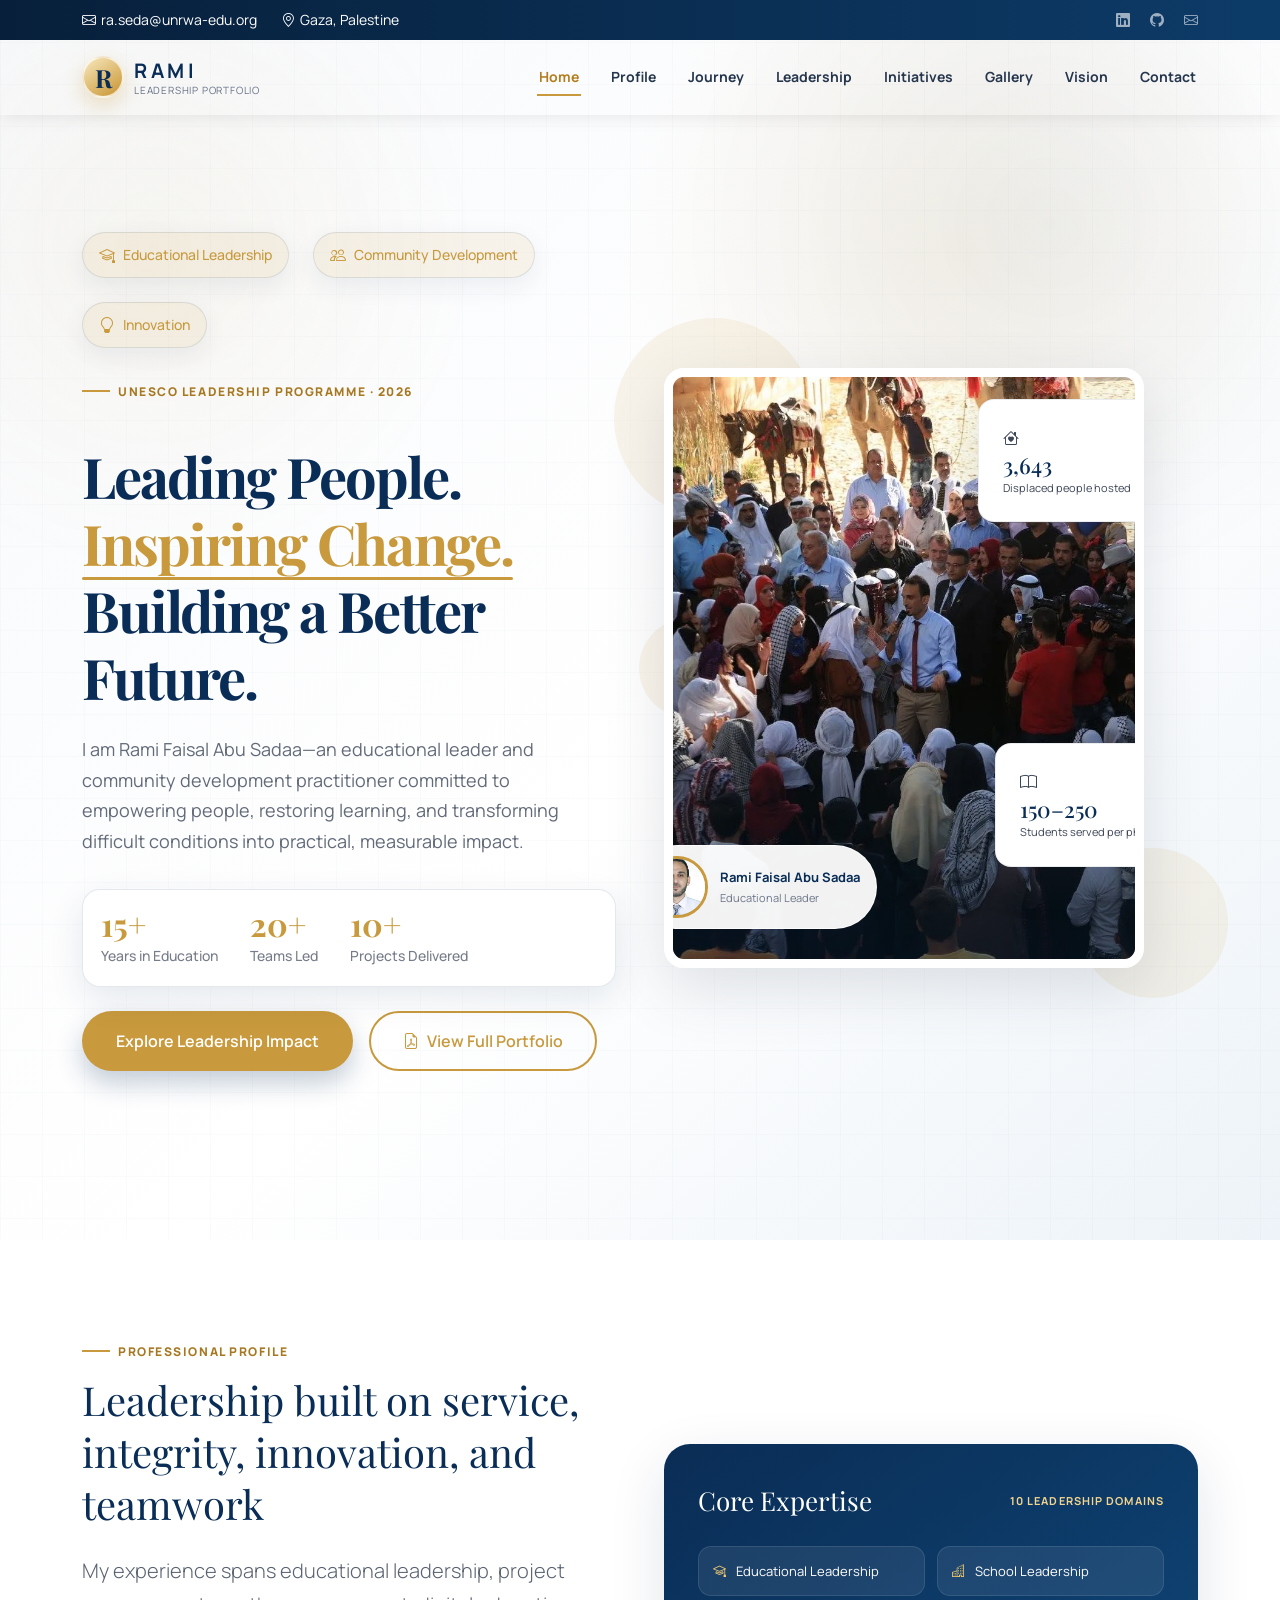
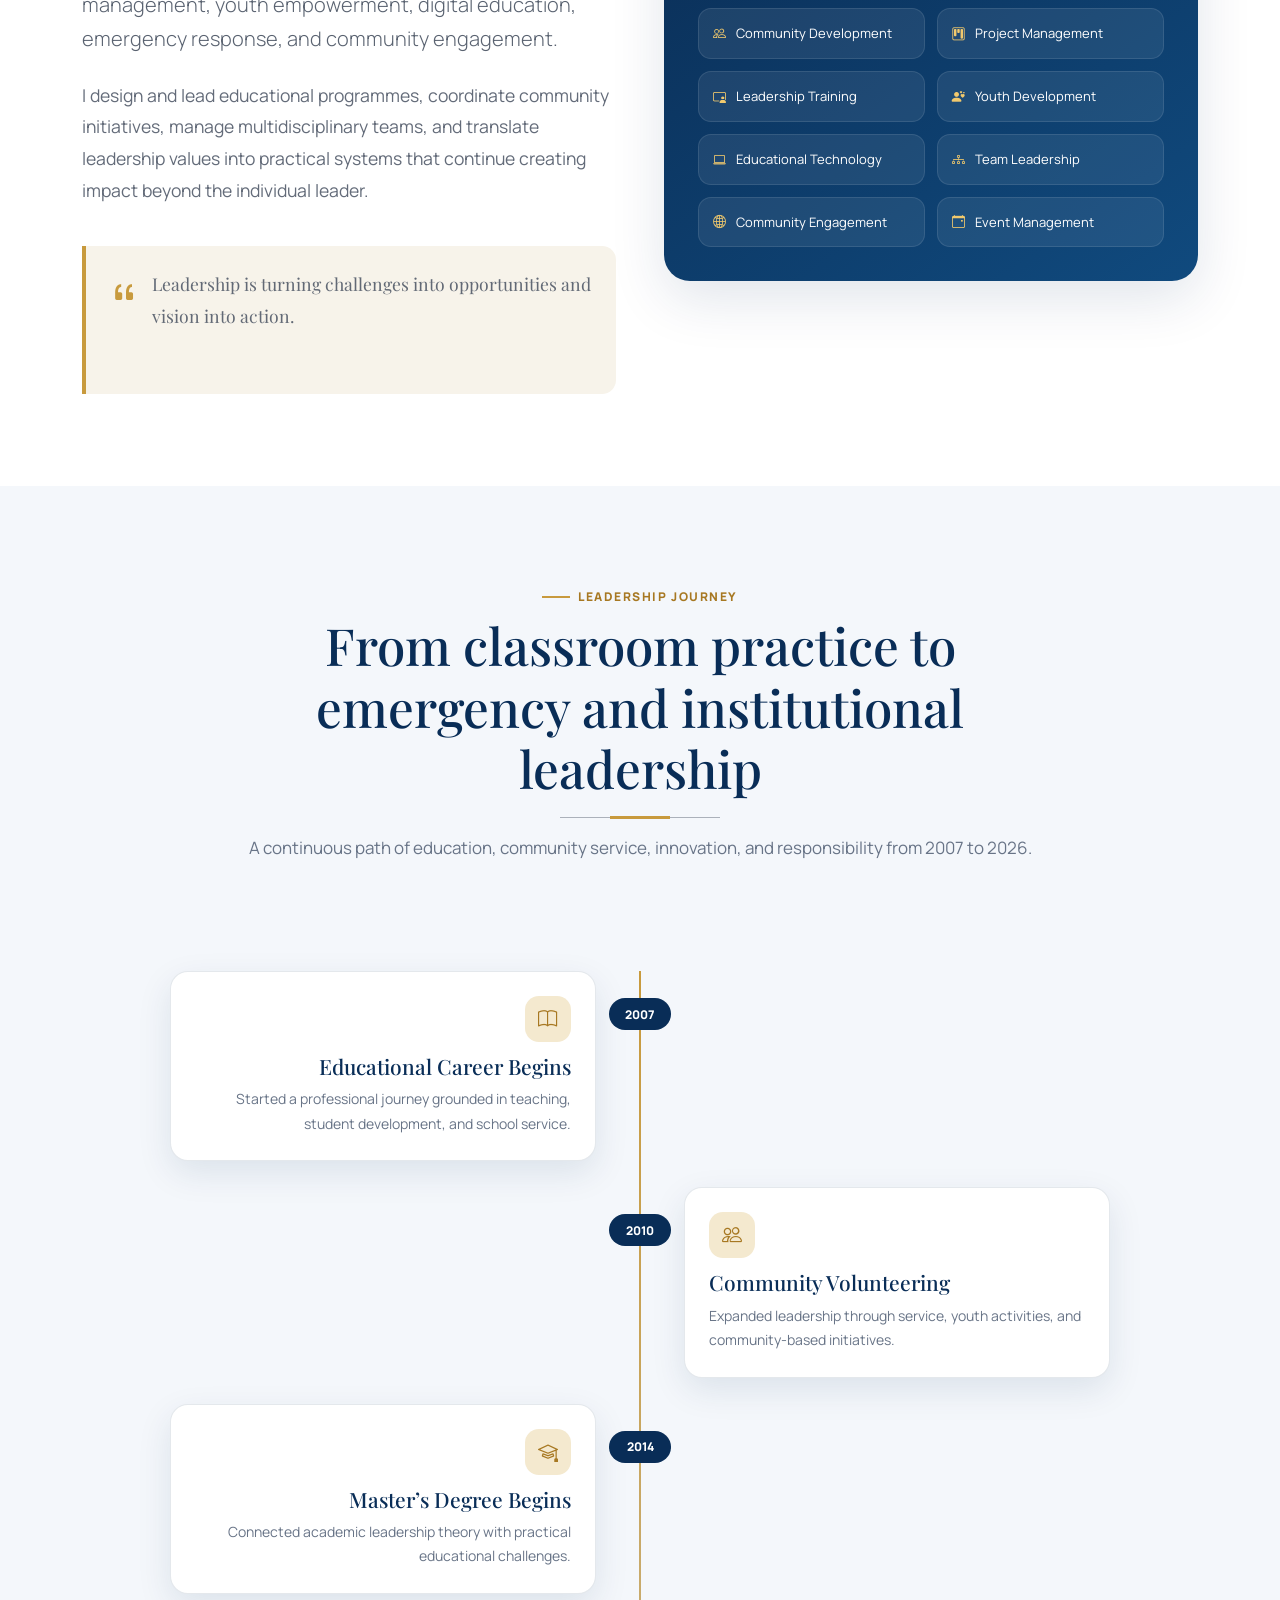
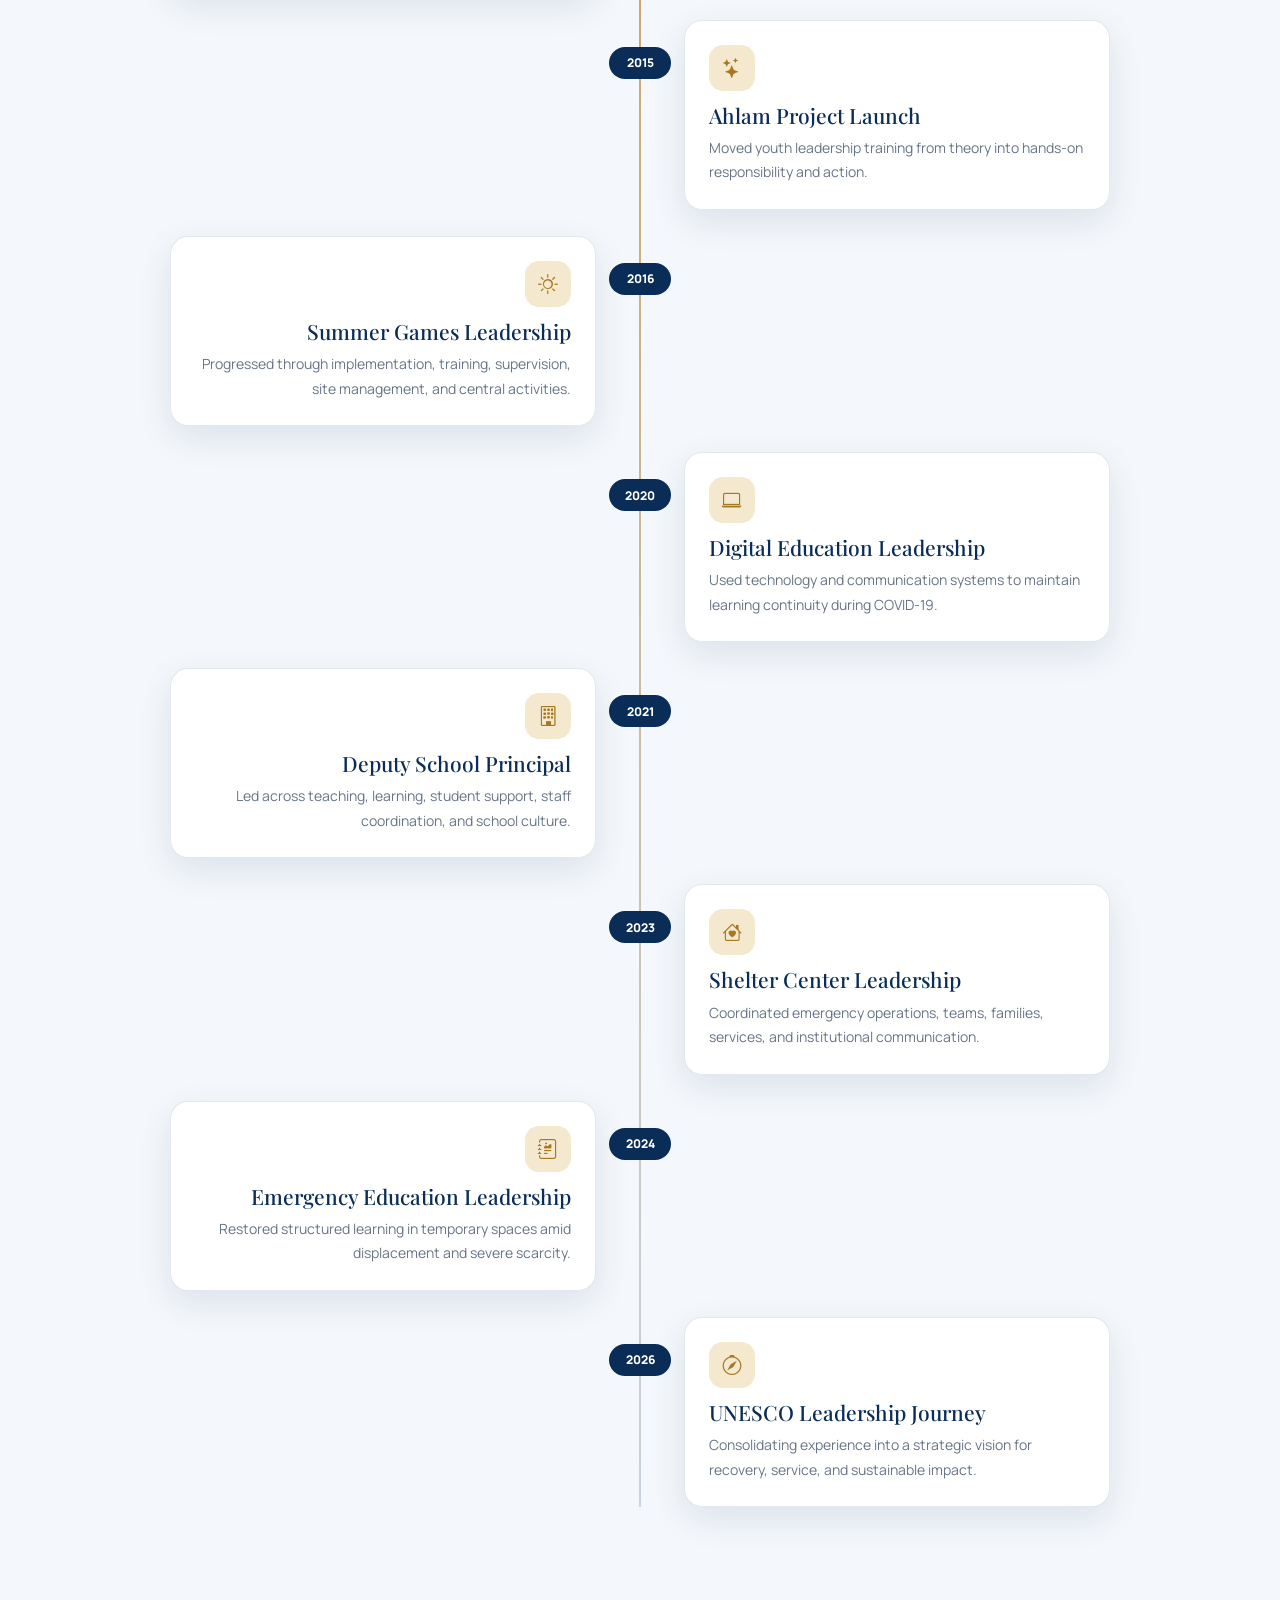
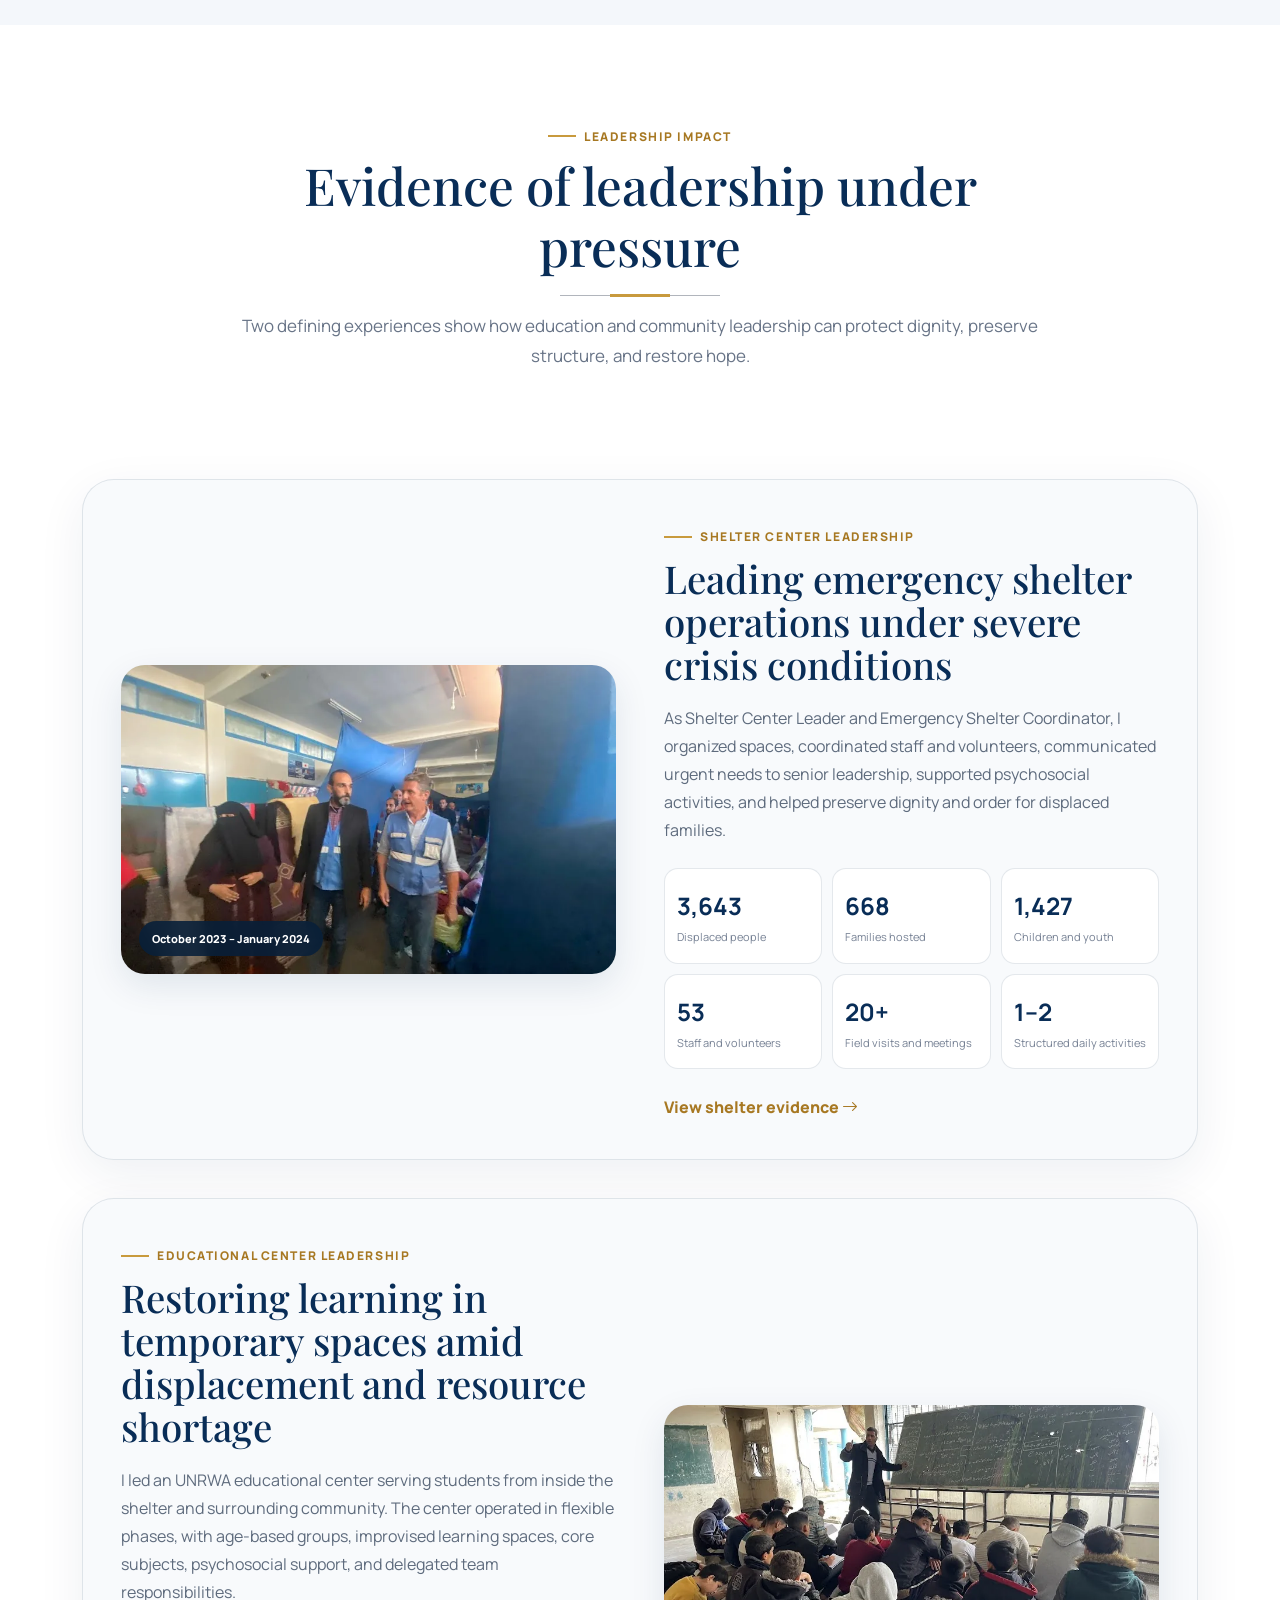
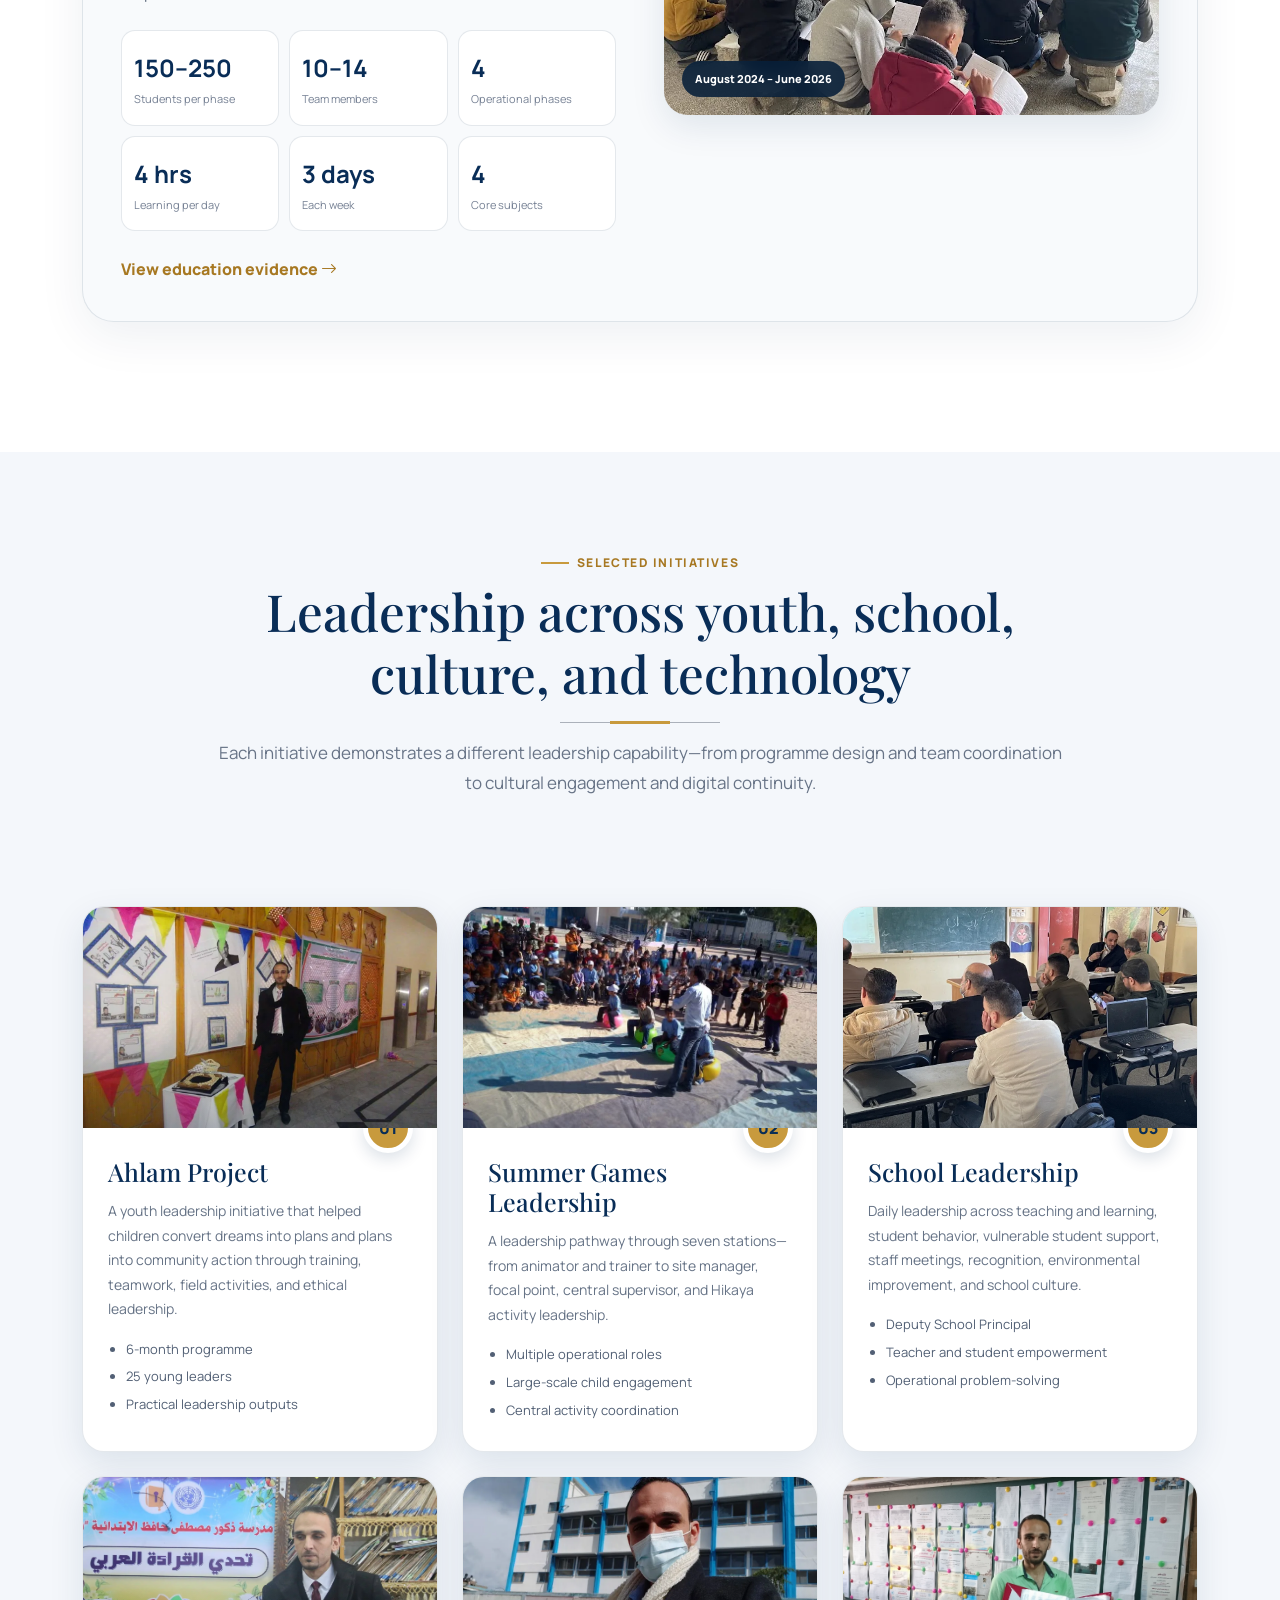
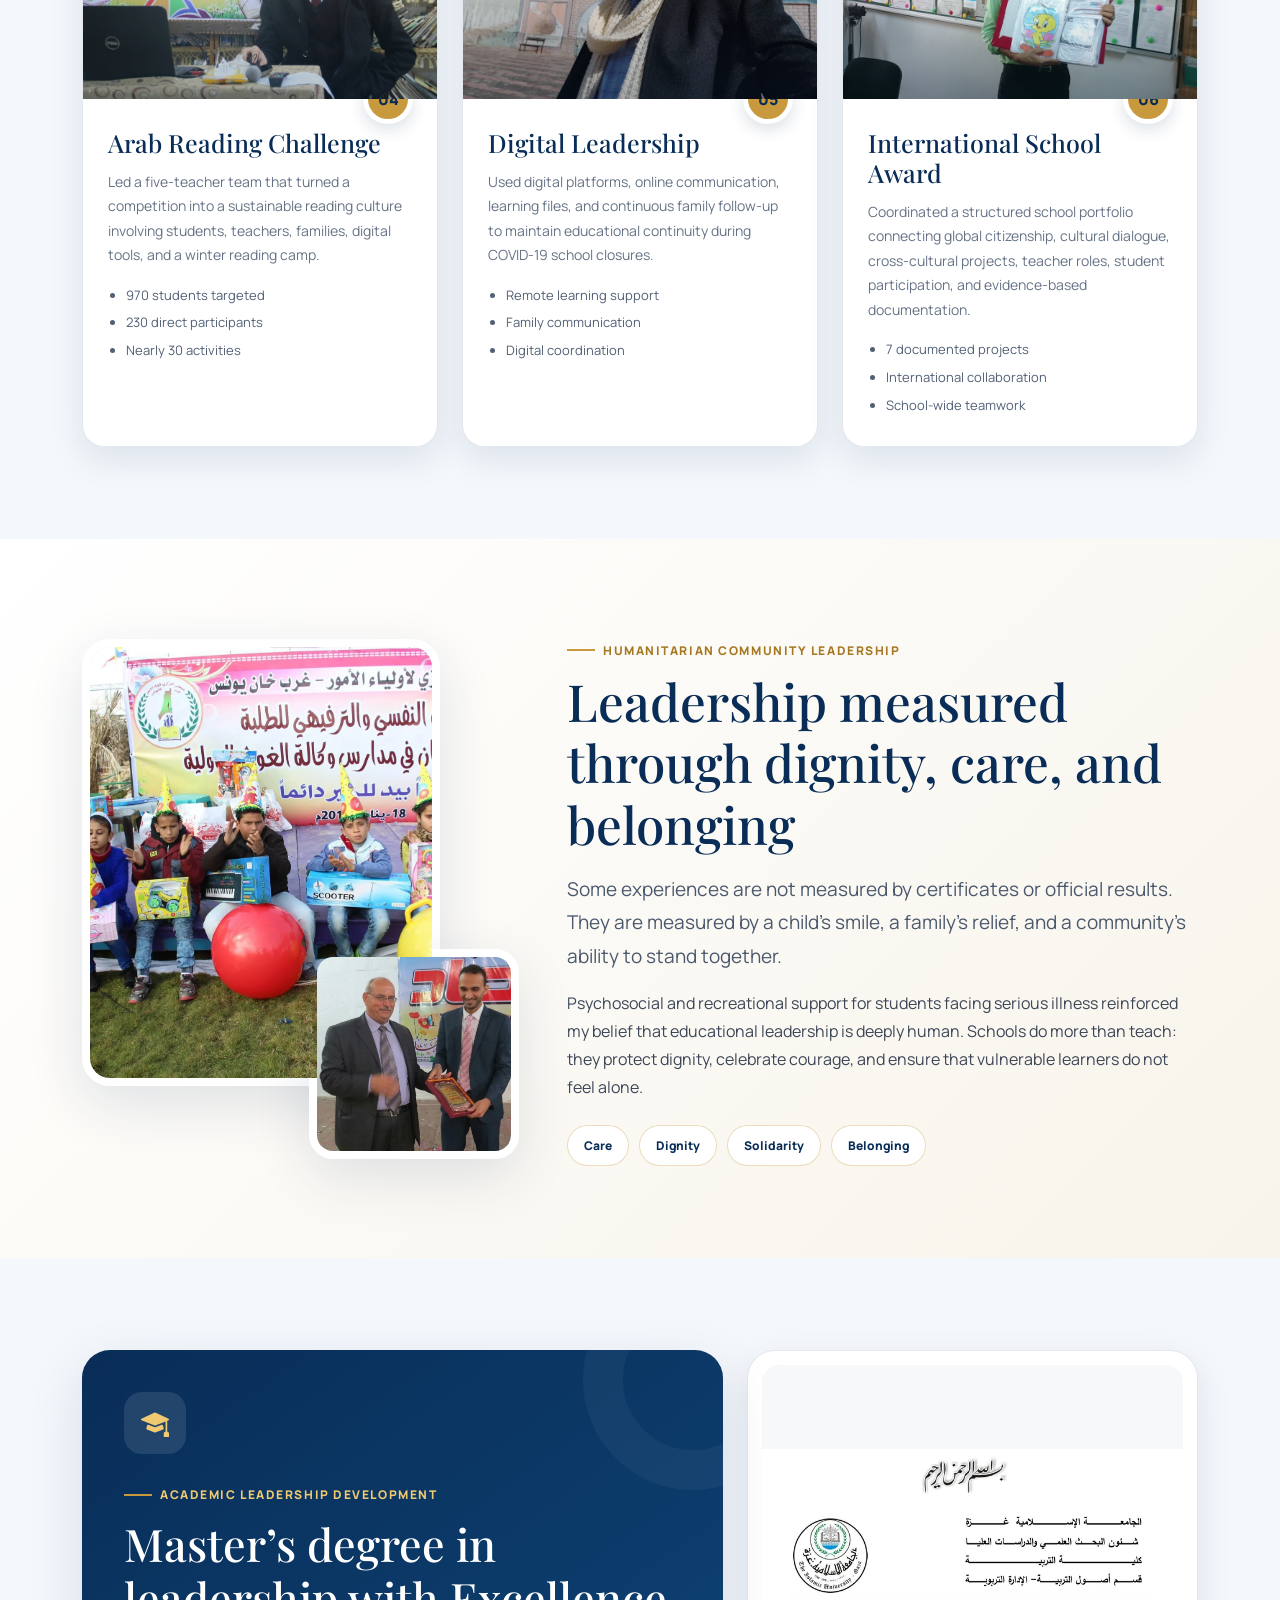
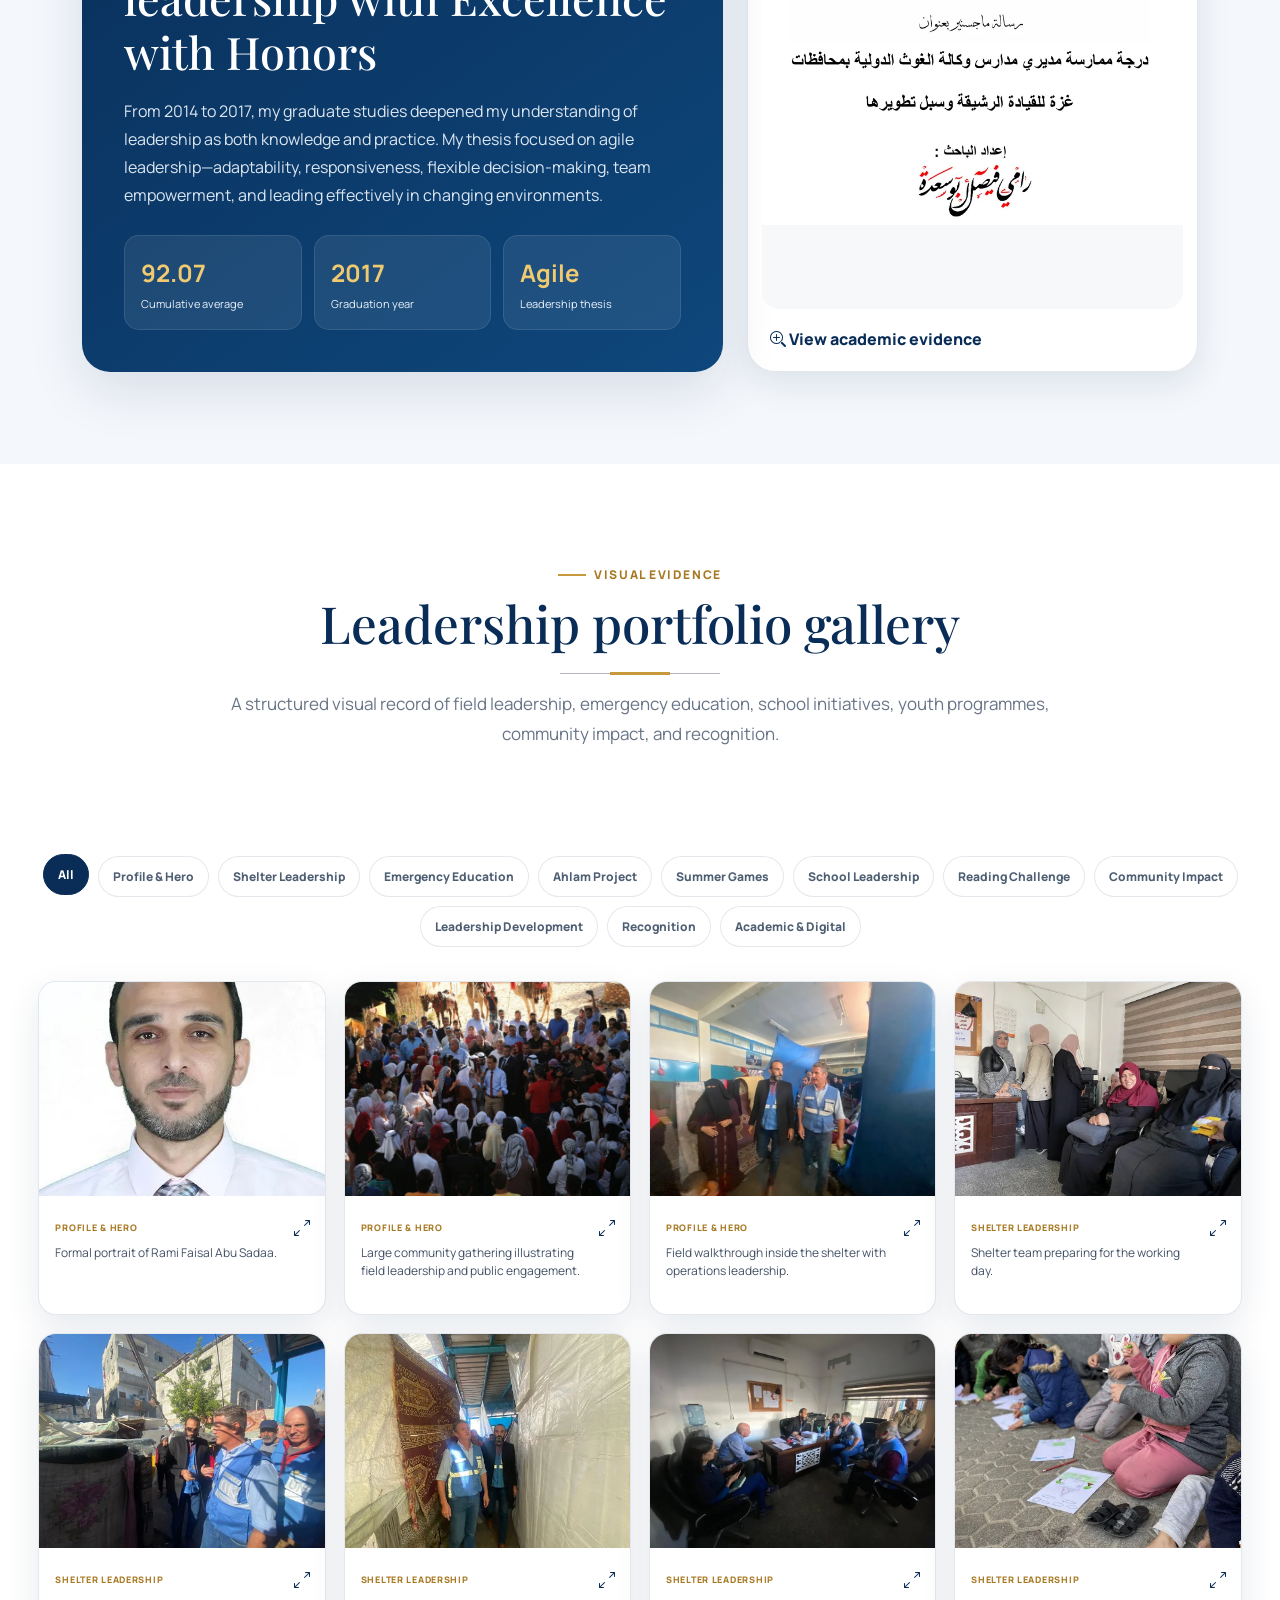
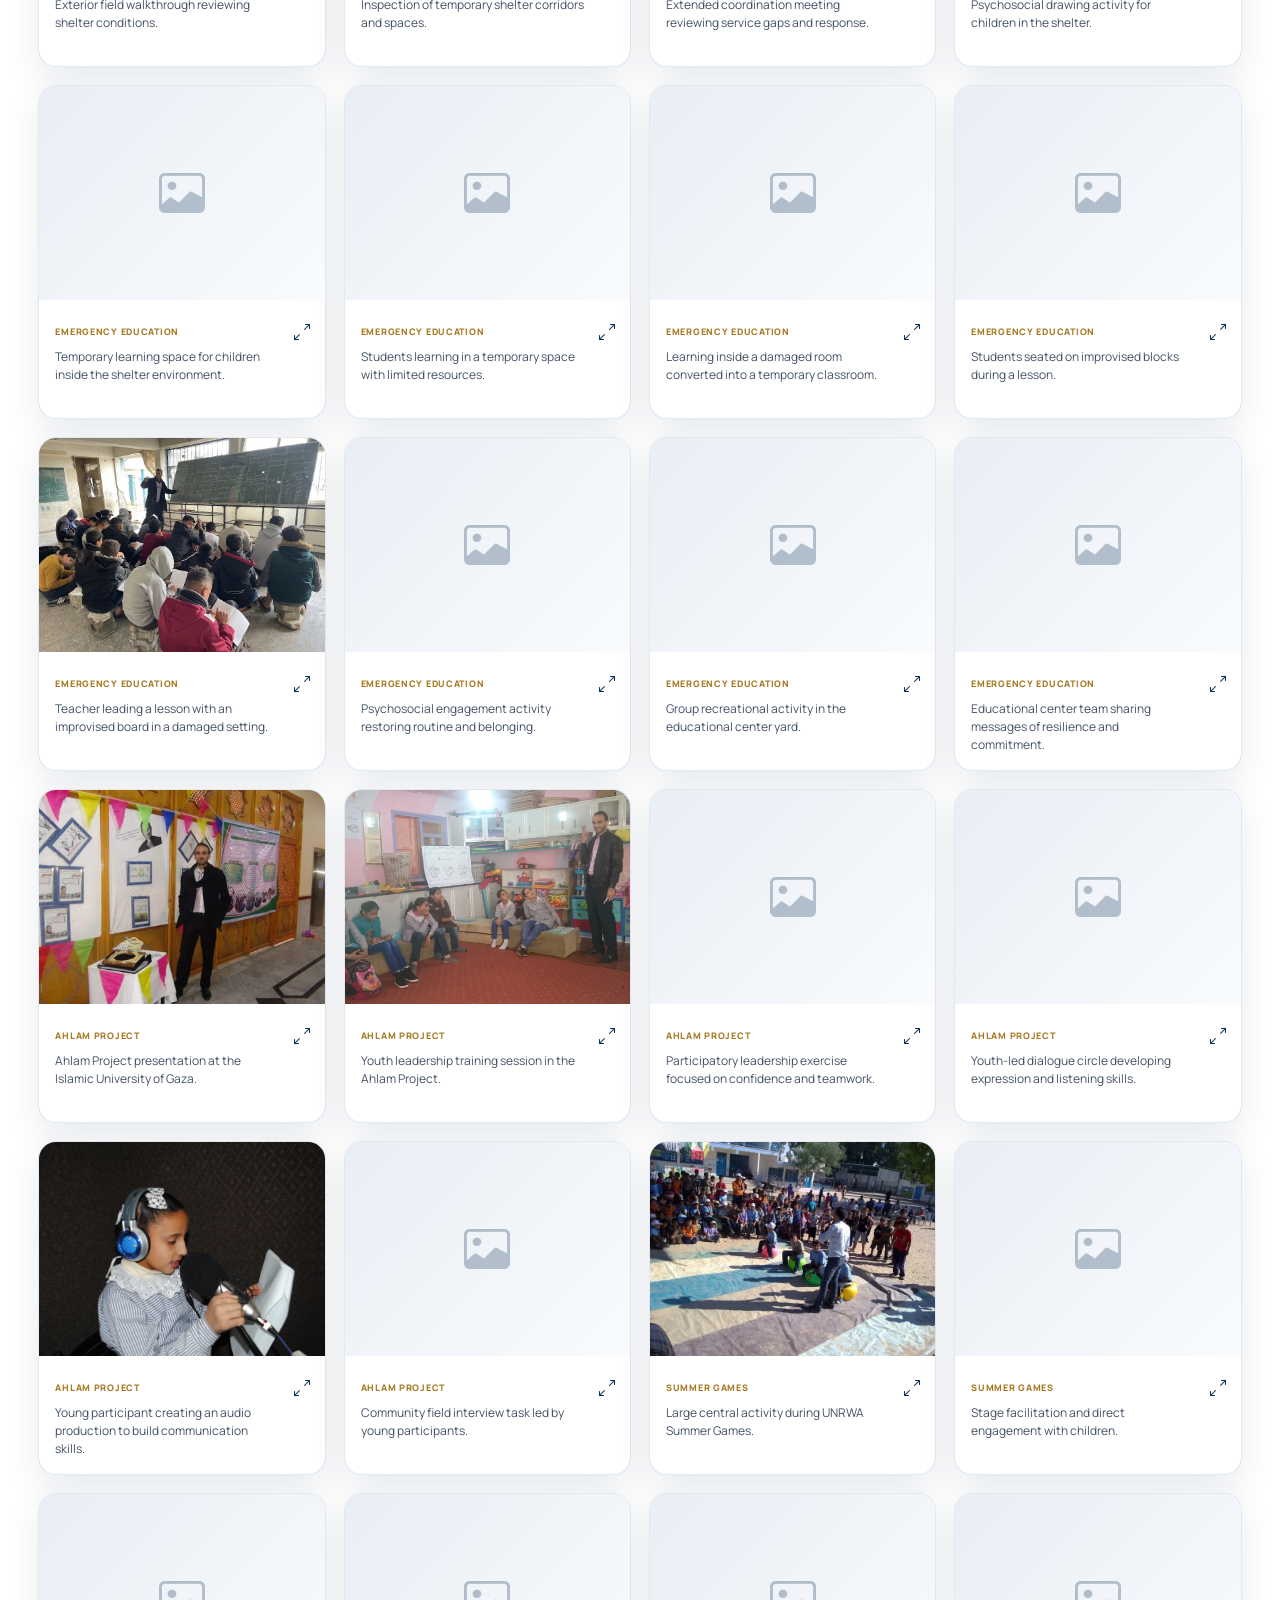
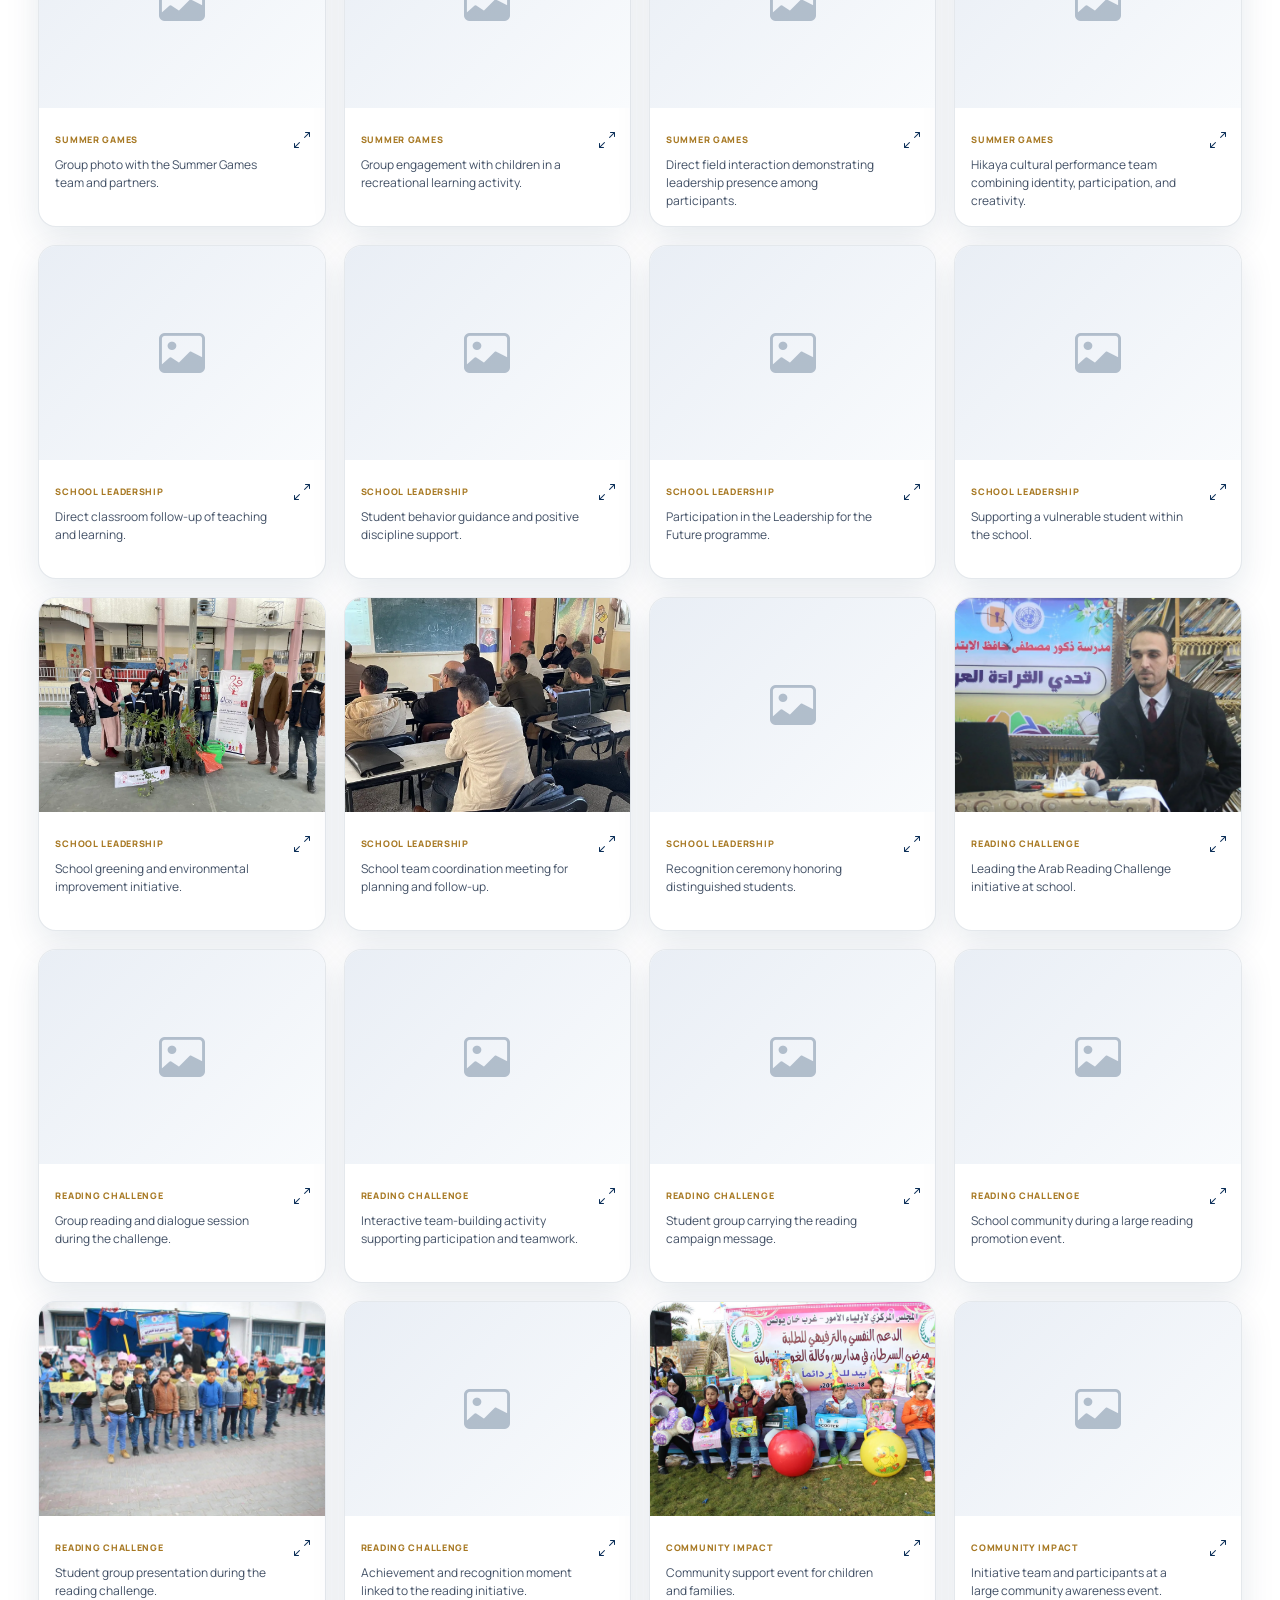
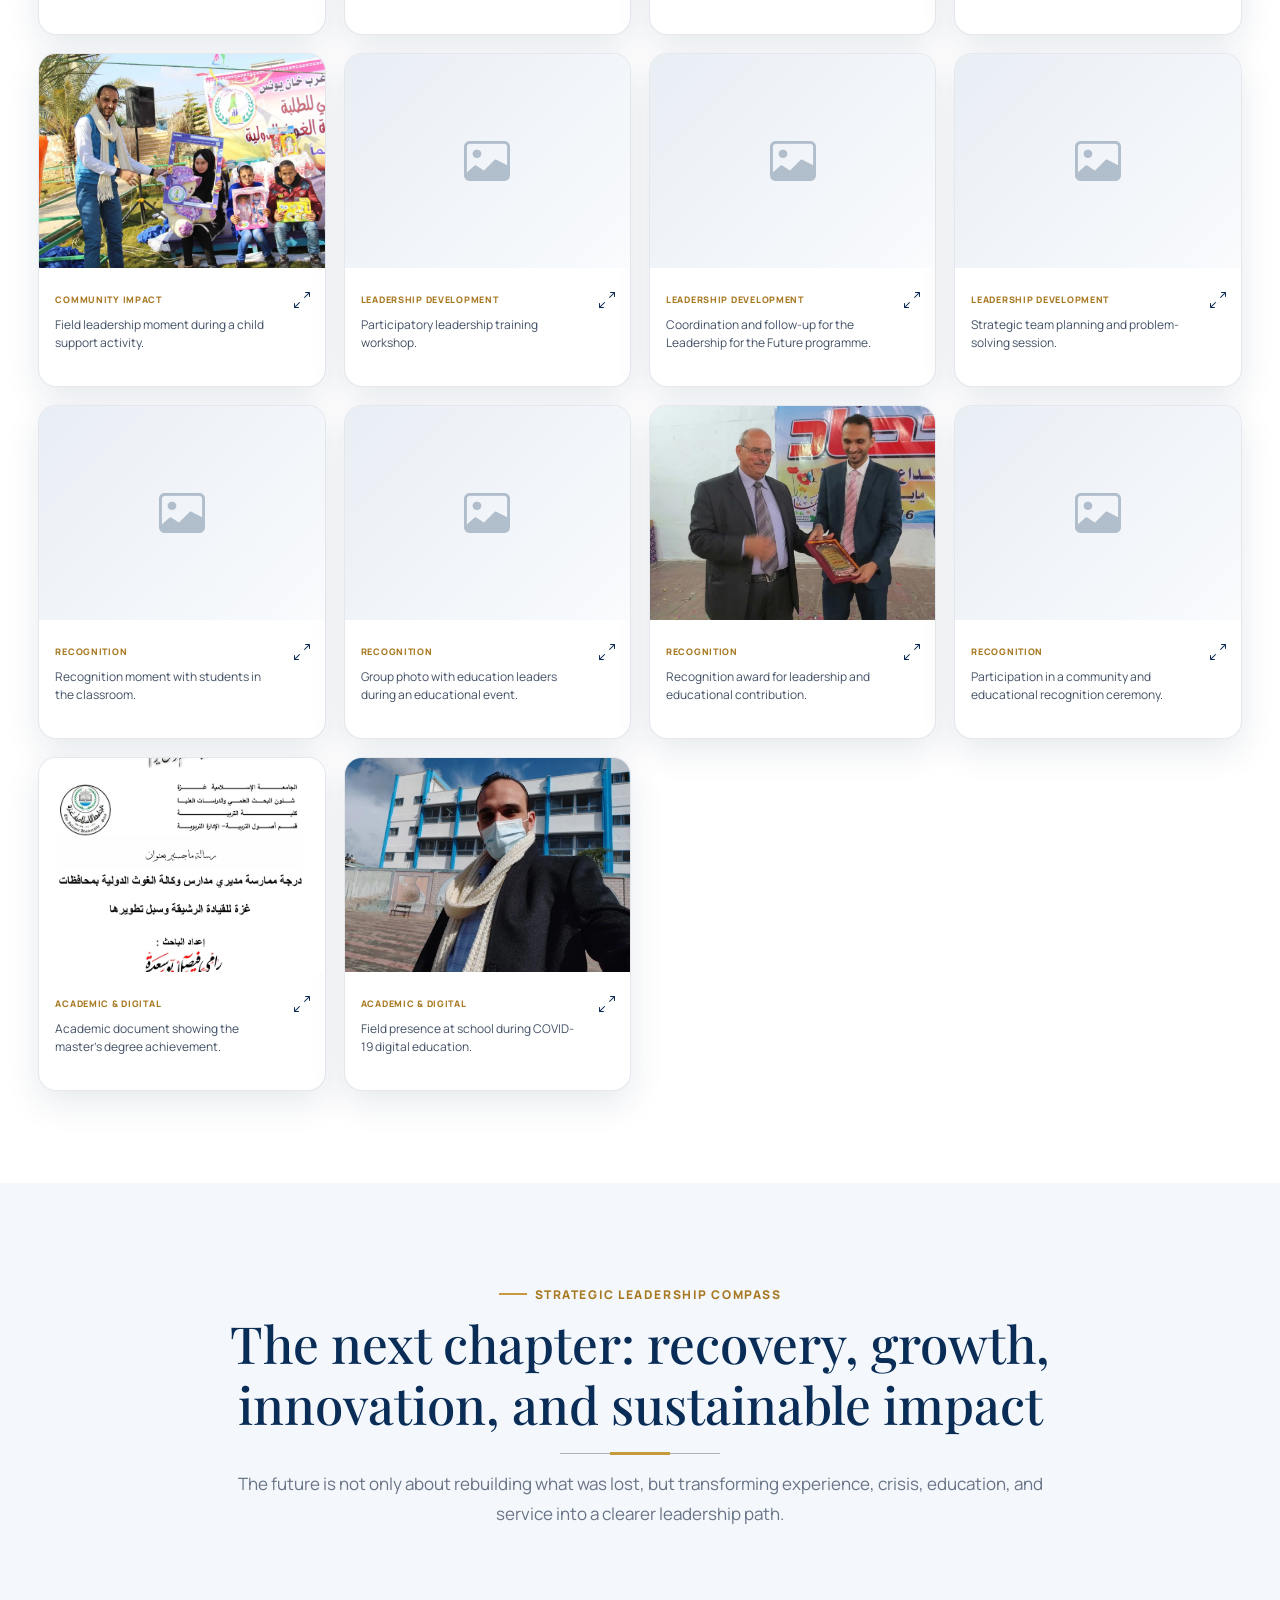
<file: index.html>
<!DOCTYPE html>
<html lang="en">
<head>
  <meta charset="utf-8">
  <meta name="viewport" content="width=device-width, initial-scale=1.0">
  <title>Rami Faisal Abu Sadaa | UNESCO Leadership Portfolio 2026</title>
  <meta name="description" content="The 2026 UNESCO Leadership Portfolio of Rami Faisal Abu Sadaa: educational leadership, emergency education, youth empowerment, community service, and digital transformation.">
  <meta name="author" content="Rami Faisal Abu Sadaa">
  <meta name="theme-color" content="#0b2d55">
  <meta property="og:title" content="Rami Faisal Abu Sadaa | Leadership Portfolio">
  <meta property="og:description" content="Leading people, inspiring change, and building a better future through education and community leadership.">
  <meta property="og:type" content="website">
  <meta property="og:image" content="assets/img/web-optimized/01-profile-hero/community-leadership-gathering-hero.webp">

  <link rel="preconnect" href="https://fonts.googleapis.com">
  <link rel="preconnect" href="https://fonts.gstatic.com" crossorigin>
  <link href="https://fonts.googleapis.com/css2?family=Manrope:wght@400;500;600;700;800&family=Playfair+Display:wght@600;700&display=swap" rel="stylesheet">

  <link href="assets/vendor/bootstrap/css/bootstrap.min.css" rel="stylesheet">
  <link href="assets/vendor/bootstrap-icons/bootstrap-icons.css" rel="stylesheet">
  <link href="assets/vendor/aos/aos.css" rel="stylesheet">
  <link href="assets/vendor/glightbox/css/glightbox.min.css" rel="stylesheet">
  <link href="assets/vendor/swiper/swiper-bundle.min.css" rel="stylesheet">
  <link href="assets/css/theme.css" rel="stylesheet">
  <link href="assets/css/unesco.css" rel="stylesheet">
</head>
<body class="index-page">
  <a class="skip-link" href="#main">Skip to main content</a>

  <header id="header" class="header fixed-top">
    <div class="topbar d-flex align-items-center dark-background">
      <div class="container d-flex justify-content-center justify-content-md-between">
        <div class="contact-info d-flex align-items-center">
          <i class="bi bi-envelope d-flex align-items-center"><a href="mailto:ra.seda@unrwa-edu.org">ra.seda@unrwa-edu.org</a></i>
          <i class="bi bi-geo-alt d-none d-md-flex align-items-center ms-4"><span>Gaza, Palestine</span></i>
        </div>
        <div class="social-links d-none d-md-flex align-items-center">
          <a href="https://www.linkedin.com/in/rami-sadaa-84baa2363" target="_blank" rel="noopener" aria-label="LinkedIn"><i class="bi bi-linkedin"></i></a>
          <a href="https://github.com/ramisadaa" target="_blank" rel="noopener" aria-label="GitHub"><i class="bi bi-github"></i></a>
          <a href="mailto:ra.seda@unrwa-edu.org" aria-label="Email"><i class="bi bi-envelope"></i></a>
        </div>
      </div>
    </div>

    <div class="branding d-flex align-items-center">
      <div class="container position-relative d-flex align-items-center justify-content-between">
        <a href="#hero" class="logo d-flex align-items-center" aria-label="Leadership Portfolio home">
          <span class="logo-mark">R</span>
          <span class="logo-copy"><strong>RAMI</strong><small>Leadership Portfolio</small></span>
        </a>

        <nav id="navmenu" class="navmenu" aria-label="Primary navigation">
          <ul>
            <li><a href="#hero" class="active">Home</a></li>
            <li><a href="#about">Profile</a></li>
            <li><a href="#journey">Journey</a></li>
            <li><a href="#impact">Leadership</a></li>
            <li><a href="#initiatives">Initiatives</a></li>
            <li><a href="#gallery">Gallery</a></li>
            <li><a href="#vision">Vision</a></li>
            <li><a href="#contact">Contact</a></li>
          </ul>
          <i class="mobile-nav-toggle d-xl-none bi bi-list" aria-label="Toggle navigation"></i>
        </nav>
      </div>
    </div>
  </header>

  <main id="main" class="main">
    <section id="hero" class="hero section leadership-hero">
      <div class="hero-pattern" aria-hidden="true"></div>
      <div class="container" data-aos="fade-up" data-aos-delay="100">
        <div class="row align-items-center g-5">
          <div class="col-lg-6">
            <div class="hero-content">
              <div class="trust-badges mb-4" data-aos="fade-right" data-aos-delay="200">
                <div class="badge-item"><i class="bi bi-mortarboard"></i><span>Educational Leadership</span></div>
                <div class="badge-item"><i class="bi bi-people"></i><span>Community Development</span></div>
                <div class="badge-item"><i class="bi bi-lightbulb"></i><span>Innovation</span></div>
              </div>

              <p class="hero-kicker" data-aos="fade-right" data-aos-delay="260">UNESCO Leadership Programme · 2026</p>
              <h1 data-aos="fade-right" data-aos-delay="320">Leading People. <span class="highlight">Inspiring Change.</span> Building a Better Future.</h1>
              <p class="hero-description" data-aos="fade-right" data-aos-delay="400">I am Rami Faisal Abu Sadaa—an educational leader and community development practitioner committed to empowering people, restoring learning, and transforming difficult conditions into practical, measurable impact.</p>

              <div class="hero-stats mb-4" data-aos="fade-right" data-aos-delay="480">
                <div class="stat-item"><h3><span class="purecounter" data-purecounter-start="0" data-purecounter-end="15" data-purecounter-duration="2"></span>+</h3><p>Years in Education</p></div>
                <div class="stat-item"><h3><span class="purecounter" data-purecounter-start="0" data-purecounter-end="20" data-purecounter-duration="2"></span>+</h3><p>Teams Led</p></div>
                <div class="stat-item"><h3><span class="purecounter" data-purecounter-start="0" data-purecounter-end="10" data-purecounter-duration="2"></span>+</h3><p>Projects Delivered</p></div>
              </div>

              <div class="hero-actions" data-aos="fade-right" data-aos-delay="560">
                <a href="#impact" class="btn btn-primary">Explore Leadership Impact</a>
                <a href="assets/docs/Leadership_Portfolio_MASTER_BASELINE_2026.pdf" class="btn btn-outline" target="_blank" rel="noopener"><i class="bi bi-file-earmark-pdf me-2"></i>View Full Portfolio</a>
              </div>
            </div>
          </div>

          <div class="col-lg-6">
            <div class="hero-visual" data-aos="fade-left" data-aos-delay="360">
              <div class="main-image leadership-main-image media-frame">
                <img src="assets/img/web-optimized/01-profile-hero/community-leadership-gathering-hero.webp" alt="Large community gathering illustrating field leadership and public engagement.">
                <div class="media-placeholder" aria-hidden="true"><i class="bi bi-image"></i></div>
                <div class="portrait-chip">
                  <div class="portrait media-frame">
                    <img src="assets/img/web-optimized/01-profile-hero/rami-faisal-abu-sadaa-profile-portrait.webp" alt="Formal portrait of Rami Faisal Abu Sadaa.">
                    <div class="media-placeholder" aria-hidden="true"><i class="bi bi-person"></i></div>
                  </div>
                  <div><strong>Rami Faisal Abu Sadaa</strong><span>Educational Leader</span></div>
                </div>
                <div class="floating-card impact-card impact-card-a"><div class="card-icon"><i class="bi bi-house-heart"></i></div><div class="card-content"><h6>3,643</h6><p>Displaced people hosted</p></div></div>
                <div class="floating-card impact-card impact-card-b"><div class="card-icon"><i class="bi bi-book"></i></div><div class="card-content"><h6>150–250</h6><p>Students served per phase</p></div></div>
              </div>
              <div class="background-elements"><div class="element element-1"></div><div class="element element-2"></div><div class="element element-3"></div></div>
            </div>
          </div>
        </div>
      </div>
    </section>

    <section id="about" class="home-about section">
      <div class="container" data-aos="fade-up">
        <div class="row align-items-center g-5">
          <div class="col-lg-6" data-aos="fade-right" data-aos-delay="100">
            <div class="about-content">
              <span class="eyebrow">Professional Profile</span>
              <h2 class="section-heading">Leadership built on service, integrity, innovation, and teamwork</h2>
              <p class="lead-text">My experience spans educational leadership, project management, youth empowerment, digital education, emergency response, and community engagement.</p>
              <p>I design and lead educational programmes, coordinate community initiatives, manage multidisciplinary teams, and translate leadership values into practical systems that continue creating impact beyond the individual leader.</p>
              <div class="signature-quote"><i class="bi bi-quote"></i><p>Leadership is turning challenges into opportunities and vision into action.</p></div>
            </div>
          </div>
          <div class="col-lg-6" data-aos="fade-left" data-aos-delay="160">
            <div class="expertise-panel">
              <div class="expertise-heading"><span>Core Expertise</span><strong>10 leadership domains</strong></div>
              <div class="expertise-grid">
                <span><i class="bi bi-mortarboard"></i>Educational Leadership</span>
                <span><i class="bi bi-buildings"></i>School Leadership</span>
                <span><i class="bi bi-people"></i>Community Development</span>
                <span><i class="bi bi-kanban"></i>Project Management</span>
                <span><i class="bi bi-person-video3"></i>Leadership Training</span>
                <span><i class="bi bi-person-hearts"></i>Youth Development</span>
                <span><i class="bi bi-laptop"></i>Educational Technology</span>
                <span><i class="bi bi-diagram-3"></i>Team Leadership</span>
                <span><i class="bi bi-globe2"></i>Community Engagement</span>
                <span><i class="bi bi-calendar-event"></i>Event Management</span>
              </div>
            </div>
          </div>
        </div>
      </div>
    </section>

    <section id="journey" class="section light-background journey-section">
      <div class="container" data-aos="fade-up">
        <div class="section-title"><span class="eyebrow">Leadership Journey</span><h2>From classroom practice to emergency and institutional leadership</h2><p>A continuous path of education, community service, innovation, and responsibility from 2007 to 2026.</p></div>
        <div class="timeline">
          <div class="timeline-item" data-year="2007"><span class="timeline-icon"><i class="bi bi-book"></i></span><div><h3>Educational Career Begins</h3><p>Started a professional journey grounded in teaching, student development, and school service.</p></div></div>
          <div class="timeline-item" data-year="2010"><span class="timeline-icon"><i class="bi bi-people"></i></span><div><h3>Community Volunteering</h3><p>Expanded leadership through service, youth activities, and community-based initiatives.</p></div></div>
          <div class="timeline-item" data-year="2014"><span class="timeline-icon"><i class="bi bi-mortarboard"></i></span><div><h3>Master’s Degree Begins</h3><p>Connected academic leadership theory with practical educational challenges.</p></div></div>
          <div class="timeline-item" data-year="2015"><span class="timeline-icon"><i class="bi bi-stars"></i></span><div><h3>Ahlam Project Launch</h3><p>Moved youth leadership training from theory into hands-on responsibility and action.</p></div></div>
          <div class="timeline-item" data-year="2016"><span class="timeline-icon"><i class="bi bi-sun"></i></span><div><h3>Summer Games Leadership</h3><p>Progressed through implementation, training, supervision, site management, and central activities.</p></div></div>
          <div class="timeline-item" data-year="2020"><span class="timeline-icon"><i class="bi bi-laptop"></i></span><div><h3>Digital Education Leadership</h3><p>Used technology and communication systems to maintain learning continuity during COVID-19.</p></div></div>
          <div class="timeline-item" data-year="2021"><span class="timeline-icon"><i class="bi bi-building"></i></span><div><h3>Deputy School Principal</h3><p>Led across teaching, learning, student support, staff coordination, and school culture.</p></div></div>
          <div class="timeline-item" data-year="2023"><span class="timeline-icon"><i class="bi bi-house-heart"></i></span><div><h3>Shelter Center Leadership</h3><p>Coordinated emergency operations, teams, families, services, and institutional communication.</p></div></div>
          <div class="timeline-item" data-year="2024"><span class="timeline-icon"><i class="bi bi-journal-richtext"></i></span><div><h3>Emergency Education Leadership</h3><p>Restored structured learning in temporary spaces amid displacement and severe scarcity.</p></div></div>
          <div class="timeline-item" data-year="2026"><span class="timeline-icon"><i class="bi bi-compass"></i></span><div><h3>UNESCO Leadership Journey</h3><p>Consolidating experience into a strategic vision for recovery, service, and sustainable impact.</p></div></div>
        </div>
      </div>
    </section>

    <section id="impact" class="section impact-overview">
      <div class="container" data-aos="fade-up">
        <div class="section-title"><span class="eyebrow">Leadership Impact</span><h2>Evidence of leadership under pressure</h2><p>Two defining experiences show how education and community leadership can protect dignity, preserve structure, and restore hope.</p></div>

        <article class="impact-feature" data-aos="fade-up" data-aos-delay="100">
          <div class="row align-items-center g-5">
            <div class="col-lg-6">
              <div class="feature-media media-frame ratio-wide">
                <img src="assets/img/web-optimized/01-profile-hero/shelter-field-visit-hero.webp" alt="Field walkthrough inside the shelter with operations leadership.">
                <div class="media-placeholder" aria-hidden="true"><i class="bi bi-image"></i></div>
                <span class="feature-tag">October 2023 – January 2024</span>
              </div>
            </div>
            <div class="col-lg-6">
              <div class="feature-content">
                <span class="eyebrow">Shelter Center Leadership</span>
                <h3>Leading emergency shelter operations under severe crisis conditions</h3>
                <p>As Shelter Center Leader and Emergency Shelter Coordinator, I organized spaces, coordinated staff and volunteers, communicated urgent needs to senior leadership, supported psychosocial activities, and helped preserve dignity and order for displaced families.</p>
                <div class="metric-grid">
                  <div><strong>3,643</strong><span>Displaced people</span></div>
                  <div><strong>668</strong><span>Families hosted</span></div>
                  <div><strong>1,427</strong><span>Children and youth</span></div>
                  <div><strong>53</strong><span>Staff and volunteers</span></div>
                  <div><strong>20+</strong><span>Field visits and meetings</span></div>
                  <div><strong>1–2</strong><span>Structured daily activities</span></div>
                </div>
                <a class="text-link" href="#gallery" data-gallery-target="02-shelter-leadership">View shelter evidence <i class="bi bi-arrow-right"></i></a>
              </div>
            </div>
          </div>
        </article>

        <article class="impact-feature reverse" data-aos="fade-up" data-aos-delay="100">
          <div class="row align-items-center g-5">
            <div class="col-lg-6 order-lg-2">
              <div class="feature-media media-frame ratio-wide">
                <img src="assets/img/web-optimized/03-emergency-education/teacher-leading-lesson-amid-destruction.webp" alt="Teacher leading a lesson with an improvised board in a damaged setting.">
                <div class="media-placeholder" aria-hidden="true"><i class="bi bi-image"></i></div>
                <span class="feature-tag">August 2024 – June 2026</span>
              </div>
            </div>
            <div class="col-lg-6 order-lg-1">
              <div class="feature-content">
                <span class="eyebrow">Educational Center Leadership</span>
                <h3>Restoring learning in temporary spaces amid displacement and resource shortage</h3>
                <p>I led an UNRWA educational center serving students from inside the shelter and surrounding community. The center operated in flexible phases, with age-based groups, improvised learning spaces, core subjects, psychosocial support, and delegated team responsibilities.</p>
                <div class="metric-grid">
                  <div><strong>150–250</strong><span>Students per phase</span></div>
                  <div><strong>10–14</strong><span>Team members</span></div>
                  <div><strong>4</strong><span>Operational phases</span></div>
                  <div><strong>4 hrs</strong><span>Learning per day</span></div>
                  <div><strong>3 days</strong><span>Each week</span></div>
                  <div><strong>4</strong><span>Core subjects</span></div>
                </div>
                <a class="text-link" href="#gallery" data-gallery-target="03-emergency-education">View education evidence <i class="bi bi-arrow-right"></i></a>
              </div>
            </div>
          </div>
        </article>
      </div>
    </section>

    <section id="initiatives" class="section light-background initiatives-section">
      <div class="container" data-aos="fade-up">
        <div class="section-title"><span class="eyebrow">Selected Initiatives</span><h2>Leadership across youth, school, culture, and technology</h2><p>Each initiative demonstrates a different leadership capability—from programme design and team coordination to cultural engagement and digital continuity.</p></div>
        <div class="row g-4">
          <div class="col-lg-4 col-md-6"><article class="initiative-card" data-aos="fade-up"><div class="card-media media-frame"><img src="assets/img/web-optimized/04-ahlam-project/ahlam-project-university-presentation.webp" alt="Ahlam Project presentation at the Islamic University of Gaza."><div class="media-placeholder"><i class="bi bi-image"></i></div></div><div class="card-body"><span class="card-number">01</span><h3>Ahlam Project</h3><p>A youth leadership initiative that helped children convert dreams into plans and plans into community action through training, teamwork, field activities, and ethical leadership.</p><ul><li>6-month programme</li><li>25 young leaders</li><li>Practical leadership outputs</li></ul></div></article></div>
          <div class="col-lg-4 col-md-6"><article class="initiative-card" data-aos="fade-up" data-aos-delay="60"><div class="card-media media-frame"><img src="assets/img/web-optimized/05-summer-games/summer-games-central-activity.webp" alt="Central activity during UNRWA Summer Games."><div class="media-placeholder"><i class="bi bi-image"></i></div></div><div class="card-body"><span class="card-number">02</span><h3>Summer Games Leadership</h3><p>A leadership pathway through seven stations—from animator and trainer to site manager, focal point, central supervisor, and Hikaya activity leadership.</p><ul><li>Multiple operational roles</li><li>Large-scale child engagement</li><li>Central activity coordination</li></ul></div></article></div>
          <div class="col-lg-4 col-md-6"><article class="initiative-card" data-aos="fade-up" data-aos-delay="120"><div class="card-media media-frame"><img src="assets/img/web-optimized/06-school-leadership/school-team-coordination-meeting.webp" alt="School team coordination meeting."><div class="media-placeholder"><i class="bi bi-image"></i></div></div><div class="card-body"><span class="card-number">03</span><h3>School Leadership</h3><p>Daily leadership across teaching and learning, student behavior, vulnerable student support, staff meetings, recognition, environmental improvement, and school culture.</p><ul><li>Deputy School Principal</li><li>Teacher and student empowerment</li><li>Operational problem-solving</li></ul></div></article></div>
          <div class="col-lg-4 col-md-6"><article class="initiative-card" data-aos="fade-up"><div class="card-media media-frame"><img src="assets/img/web-optimized/07-arab-reading-challenge/reading-challenge-school-leadership.webp" alt="Leading a school team in the Arab Reading Challenge."><div class="media-placeholder"><i class="bi bi-image"></i></div></div><div class="card-body"><span class="card-number">04</span><h3>Arab Reading Challenge</h3><p>Led a five-teacher team that turned a competition into a sustainable reading culture involving students, teachers, families, digital tools, and a winter reading camp.</p><ul><li>970 students targeted</li><li>230 direct participants</li><li>Nearly 30 activities</li></ul></div></article></div>
          <div class="col-lg-4 col-md-6"><article class="initiative-card" data-aos="fade-up" data-aos-delay="60"><div class="card-media media-frame"><img src="assets/img/web-optimized/11-academic-digital/digital-education-during-covid-school.webp" alt="Field presence at school during COVID-19 digital education."><div class="media-placeholder"><i class="bi bi-image"></i></div></div><div class="card-body"><span class="card-number">05</span><h3>Digital Leadership</h3><p>Used digital platforms, online communication, learning files, and continuous family follow-up to maintain educational continuity during COVID-19 school closures.</p><ul><li>Remote learning support</li><li>Family communication</li><li>Digital coordination</li></ul></div></article></div>
          <div class="col-lg-4 col-md-6"><article class="initiative-card" data-aos="fade-up" data-aos-delay="120"><div class="card-media media-frame"><img src="assets/img/web-optimized/12-international-school-award/international-school-award-portfolio.jpg" alt="Rami Faisal Abu Sadaa presenting the International School Award portfolio and documented school evidence."><div class="media-placeholder"><i class="bi bi-image"></i></div></div><div class="card-body"><span class="card-number">06</span><h3>International School Award</h3><p>Coordinated a structured school portfolio connecting global citizenship, cultural dialogue, cross-cultural projects, teacher roles, student participation, and evidence-based documentation.</p><ul><li>7 documented projects</li><li>International collaboration</li><li>School-wide teamwork</li></ul></div></article></div>
        </div>
      </div>
    </section>

    <section id="human-impact" class="section human-impact-section">
      <div class="container" data-aos="fade-up">
        <div class="row align-items-center g-5">
          <div class="col-lg-5">
            <div class="human-impact-collage">
              <div class="media-frame collage-large"><img src="assets/img/web-optimized/08-community-impact/community-support-children-event.webp" alt="Community support event for children."><div class="media-placeholder"><i class="bi bi-image"></i></div></div>
              <div class="media-frame collage-small"><img src="assets/img/web-optimized/10-recognition-activities/leadership-recognition-award.webp" alt="Recognition award for leadership and educational contribution."><div class="media-placeholder"><i class="bi bi-image"></i></div></div>
            </div>
          </div>
          <div class="col-lg-7">
            <span class="eyebrow">Humanitarian Community Leadership</span>
            <h2>Leadership measured through dignity, care, and belonging</h2>
            <p class="lead-text">Some experiences are not measured by certificates or official results. They are measured by a child’s smile, a family’s relief, and a community’s ability to stand together.</p>
            <p>Psychosocial and recreational support for students facing serious illness reinforced my belief that educational leadership is deeply human. Schools do more than teach: they protect dignity, celebrate courage, and ensure that vulnerable learners do not feel alone.</p>
            <div class="values-row"><span>Care</span><span>Dignity</span><span>Solidarity</span><span>Belonging</span></div>
          </div>
        </div>
      </div>
    </section>

    <section id="academic" class="section light-background academic-section">
      <div class="container" data-aos="fade-up">
        <div class="row g-4 align-items-stretch">
          <div class="col-lg-7">
            <div class="academic-card h-100">
              <div class="academic-icon"><i class="bi bi-mortarboard-fill"></i></div>
              <span class="eyebrow">Academic Leadership Development</span>
              <h2>Master’s degree in leadership with Excellence with Honors</h2>
              <p>From 2014 to 2017, my graduate studies deepened my understanding of leadership as both knowledge and practice. My thesis focused on agile leadership—adaptability, responsiveness, flexible decision-making, team empowerment, and leading effectively in changing environments.</p>
              <div class="academic-metrics"><div><strong>92.07</strong><span>Cumulative average</span></div><div><strong>2017</strong><span>Graduation year</span></div><div><strong>Agile</strong><span>Leadership thesis</span></div></div>
            </div>
          </div>
          <div class="col-lg-5">
            <a href="assets/img/web-optimized/11-academic-digital/masters-degree-excellence-certificate.webp" class="glightbox academic-document h-100" data-title="Master’s degree academic achievement document">
              <div class="media-frame document-frame"><img src="assets/img/web-optimized/11-academic-digital/masters-degree-excellence-certificate.webp" alt="Academic document showing the master’s degree achievement."><div class="media-placeholder"><i class="bi bi-file-earmark-text"></i></div></div>
              <span><i class="bi bi-zoom-in"></i> View academic evidence</span>
            </a>
          </div>
        </div>
      </div>
    </section>

    <section id="gallery" class="section gallery-section">
      <div class="container-fluid gallery-container" data-aos="fade-up">
        <div class="section-title container"><span class="eyebrow">Visual Evidence</span><h2>Leadership portfolio gallery</h2><p>A structured visual record of field leadership, emergency education, school initiatives, youth programmes, community impact, and recognition.</p></div>
        <div class="gallery-filters" role="group" aria-label="Filter gallery"><button type="button" class="gallery-filter active" data-filter="all">All</button><button type="button" class="gallery-filter" data-filter="01-profile-hero">Profile & Hero</button><button type="button" class="gallery-filter" data-filter="02-shelter-leadership">Shelter Leadership</button><button type="button" class="gallery-filter" data-filter="03-emergency-education">Emergency Education</button><button type="button" class="gallery-filter" data-filter="04-ahlam-project">Ahlam Project</button><button type="button" class="gallery-filter" data-filter="05-summer-games">Summer Games</button><button type="button" class="gallery-filter" data-filter="06-school-leadership">School Leadership</button><button type="button" class="gallery-filter" data-filter="07-arab-reading-challenge">Reading Challenge</button><button type="button" class="gallery-filter" data-filter="08-community-impact">Community Impact</button><button type="button" class="gallery-filter" data-filter="09-leadership-development">Leadership Development</button><button type="button" class="gallery-filter" data-filter="10-recognition-activities">Recognition</button><button type="button" class="gallery-filter" data-filter="11-academic-digital">Academic & Digital</button></div>
        <div class="gallery-grid">      <article class="gallery-item" data-category="01-profile-hero" data-aos="fade-up" data-aos-delay="40">
        <a href="assets/img/web-optimized/01-profile-hero/rami-faisal-abu-sadaa-profile-portrait.webp" class="glightbox gallery-link" data-gallery="leadership-gallery" data-title="Formal portrait of Rami Faisal Abu Sadaa.">
          <div class="media-frame ratio-4-3">
            <img src="assets/img/web-optimized/01-profile-hero/rami-faisal-abu-sadaa-profile-portrait.webp" alt="Formal portrait of Rami Faisal Abu Sadaa." loading="lazy" decoding="async">
            <div class="media-placeholder" aria-hidden="true"><i class="bi bi-image"></i></div>
          </div>
          <div class="gallery-caption">
            <span>Profile & Hero</span>
            <p>Formal portrait of Rami Faisal Abu Sadaa.</p>
            <i class="bi bi-arrows-angle-expand" aria-hidden="true"></i>
          </div>
        </a>
      </article>      <article class="gallery-item" data-category="01-profile-hero" data-aos="fade-up" data-aos-delay="80">
        <a href="assets/img/web-optimized/01-profile-hero/community-leadership-gathering-hero.webp" class="glightbox gallery-link" data-gallery="leadership-gallery" data-title="Large community gathering illustrating field leadership and public engagement.">
          <div class="media-frame ratio-4-3">
            <img src="assets/img/web-optimized/01-profile-hero/community-leadership-gathering-hero.webp" alt="Large community gathering illustrating field leadership and public engagement." loading="lazy" decoding="async">
            <div class="media-placeholder" aria-hidden="true"><i class="bi bi-image"></i></div>
          </div>
          <div class="gallery-caption">
            <span>Profile & Hero</span>
            <p>Large community gathering illustrating field leadership and public engagement.</p>
            <i class="bi bi-arrows-angle-expand" aria-hidden="true"></i>
          </div>
        </a>
      </article>      <article class="gallery-item" data-category="01-profile-hero" data-aos="fade-up" data-aos-delay="120">
        <a href="assets/img/web-optimized/01-profile-hero/shelter-field-visit-hero.webp" class="glightbox gallery-link" data-gallery="leadership-gallery" data-title="Field walkthrough inside the shelter with operations leadership.">
          <div class="media-frame ratio-4-3">
            <img src="assets/img/web-optimized/01-profile-hero/shelter-field-visit-hero.webp" alt="Field walkthrough inside the shelter with operations leadership." loading="lazy" decoding="async">
            <div class="media-placeholder" aria-hidden="true"><i class="bi bi-image"></i></div>
          </div>
          <div class="gallery-caption">
            <span>Profile & Hero</span>
            <p>Field walkthrough inside the shelter with operations leadership.</p>
            <i class="bi bi-arrows-angle-expand" aria-hidden="true"></i>
          </div>
        </a>
      </article>      <article class="gallery-item" data-category="02-shelter-leadership" data-aos="fade-up" data-aos-delay="160">
        <a href="assets/img/web-optimized/02-shelter-leadership/shelter-team-start-of-day.webp" class="glightbox gallery-link" data-gallery="leadership-gallery" data-title="Shelter team preparing for the working day.">
          <div class="media-frame ratio-4-3">
            <img src="assets/img/web-optimized/02-shelter-leadership/shelter-team-start-of-day.webp" alt="Shelter team preparing for the working day." loading="lazy" decoding="async">
            <div class="media-placeholder" aria-hidden="true"><i class="bi bi-image"></i></div>
          </div>
          <div class="gallery-caption">
            <span>Shelter Leadership</span>
            <p>Shelter team preparing for the working day.</p>
            <i class="bi bi-arrows-angle-expand" aria-hidden="true"></i>
          </div>
        </a>
      </article>      <article class="gallery-item" data-category="02-shelter-leadership" data-aos="fade-up" data-aos-delay="0">
        <a href="assets/img/web-optimized/02-shelter-leadership/shelter-exterior-field-walkthrough.webp" class="glightbox gallery-link" data-gallery="leadership-gallery" data-title="Exterior field walkthrough reviewing shelter conditions.">
          <div class="media-frame ratio-4-3">
            <img src="assets/img/web-optimized/02-shelter-leadership/shelter-exterior-field-walkthrough.webp" alt="Exterior field walkthrough reviewing shelter conditions." loading="lazy" decoding="async">
            <div class="media-placeholder" aria-hidden="true"><i class="bi bi-image"></i></div>
          </div>
          <div class="gallery-caption">
            <span>Shelter Leadership</span>
            <p>Exterior field walkthrough reviewing shelter conditions.</p>
            <i class="bi bi-arrows-angle-expand" aria-hidden="true"></i>
          </div>
        </a>
      </article>      <article class="gallery-item" data-category="02-shelter-leadership" data-aos="fade-up" data-aos-delay="40">
        <a href="assets/img/web-optimized/02-shelter-leadership/shelter-corridor-inspection.webp" class="glightbox gallery-link" data-gallery="leadership-gallery" data-title="Inspection of temporary shelter corridors and spaces.">
          <div class="media-frame ratio-4-3">
            <img src="assets/img/web-optimized/02-shelter-leadership/shelter-corridor-inspection.webp" alt="Inspection of temporary shelter corridors and spaces." loading="lazy" decoding="async">
            <div class="media-placeholder" aria-hidden="true"><i class="bi bi-image"></i></div>
          </div>
          <div class="gallery-caption">
            <span>Shelter Leadership</span>
            <p>Inspection of temporary shelter corridors and spaces.</p>
            <i class="bi bi-arrows-angle-expand" aria-hidden="true"></i>
          </div>
        </a>
      </article>      <article class="gallery-item" data-category="02-shelter-leadership" data-aos="fade-up" data-aos-delay="80">
        <a href="assets/img/web-optimized/02-shelter-leadership/shelter-coordination-meeting.webp" class="glightbox gallery-link" data-gallery="leadership-gallery" data-title="Extended coordination meeting reviewing service gaps and response.">
          <div class="media-frame ratio-4-3">
            <img src="assets/img/web-optimized/02-shelter-leadership/shelter-coordination-meeting.webp" alt="Extended coordination meeting reviewing service gaps and response." loading="lazy" decoding="async">
            <div class="media-placeholder" aria-hidden="true"><i class="bi bi-image"></i></div>
          </div>
          <div class="gallery-caption">
            <span>Shelter Leadership</span>
            <p>Extended coordination meeting reviewing service gaps and response.</p>
            <i class="bi bi-arrows-angle-expand" aria-hidden="true"></i>
          </div>
        </a>
      </article>      <article class="gallery-item" data-category="02-shelter-leadership" data-aos="fade-up" data-aos-delay="120">
        <a href="assets/img/web-optimized/02-shelter-leadership/shelter-child-psychosocial-drawing.webp" class="glightbox gallery-link" data-gallery="leadership-gallery" data-title="Psychosocial drawing activity for children in the shelter.">
          <div class="media-frame ratio-4-3">
            <img src="assets/img/web-optimized/02-shelter-leadership/shelter-child-psychosocial-drawing.webp" alt="Psychosocial drawing activity for children in the shelter." loading="lazy" decoding="async">
            <div class="media-placeholder" aria-hidden="true"><i class="bi bi-image"></i></div>
          </div>
          <div class="gallery-caption">
            <span>Shelter Leadership</span>
            <p>Psychosocial drawing activity for children in the shelter.</p>
            <i class="bi bi-arrows-angle-expand" aria-hidden="true"></i>
          </div>
        </a>
      </article>      <article class="gallery-item" data-category="03-emergency-education" data-aos="fade-up" data-aos-delay="160">
        <a href="assets/img/web-optimized/03-emergency-education/temporary-learning-space-inside-shelter.webp" class="glightbox gallery-link" data-gallery="leadership-gallery" data-title="Temporary learning space for children inside the shelter environment.">
          <div class="media-frame ratio-4-3">
            <img src="assets/img/web-optimized/03-emergency-education/temporary-learning-space-inside-shelter.webp" alt="Temporary learning space for children inside the shelter environment." loading="lazy" decoding="async">
            <div class="media-placeholder" aria-hidden="true"><i class="bi bi-image"></i></div>
          </div>
          <div class="gallery-caption">
            <span>Emergency Education</span>
            <p>Temporary learning space for children inside the shelter environment.</p>
            <i class="bi bi-arrows-angle-expand" aria-hidden="true"></i>
          </div>
        </a>
      </article>      <article class="gallery-item" data-category="03-emergency-education" data-aos="fade-up" data-aos-delay="0">
        <a href="assets/img/web-optimized/03-emergency-education/students-learning-on-floor.webp" class="glightbox gallery-link" data-gallery="leadership-gallery" data-title="Students learning in a temporary space with limited resources.">
          <div class="media-frame ratio-4-3">
            <img src="assets/img/web-optimized/03-emergency-education/students-learning-on-floor.webp" alt="Students learning in a temporary space with limited resources." loading="lazy" decoding="async">
            <div class="media-placeholder" aria-hidden="true"><i class="bi bi-image"></i></div>
          </div>
          <div class="gallery-caption">
            <span>Emergency Education</span>
            <p>Students learning in a temporary space with limited resources.</p>
            <i class="bi bi-arrows-angle-expand" aria-hidden="true"></i>
          </div>
        </a>
      </article>      <article class="gallery-item" data-category="03-emergency-education" data-aos="fade-up" data-aos-delay="40">
        <a href="assets/img/web-optimized/03-emergency-education/damaged-classroom-learning-view.webp" class="glightbox gallery-link" data-gallery="leadership-gallery" data-title="Learning inside a damaged room converted into a temporary classroom.">
          <div class="media-frame ratio-4-3">
            <img src="assets/img/web-optimized/03-emergency-education/damaged-classroom-learning-view.webp" alt="Learning inside a damaged room converted into a temporary classroom." loading="lazy" decoding="async">
            <div class="media-placeholder" aria-hidden="true"><i class="bi bi-image"></i></div>
          </div>
          <div class="gallery-caption">
            <span>Emergency Education</span>
            <p>Learning inside a damaged room converted into a temporary classroom.</p>
            <i class="bi bi-arrows-angle-expand" aria-hidden="true"></i>
          </div>
        </a>
      </article>      <article class="gallery-item" data-category="03-emergency-education" data-aos="fade-up" data-aos-delay="80">
        <a href="assets/img/web-optimized/03-emergency-education/students-seated-on-improvised-blocks.webp" class="glightbox gallery-link" data-gallery="leadership-gallery" data-title="Students seated on improvised blocks during a lesson.">
          <div class="media-frame ratio-4-3">
            <img src="assets/img/web-optimized/03-emergency-education/students-seated-on-improvised-blocks.webp" alt="Students seated on improvised blocks during a lesson." loading="lazy" decoding="async">
            <div class="media-placeholder" aria-hidden="true"><i class="bi bi-image"></i></div>
          </div>
          <div class="gallery-caption">
            <span>Emergency Education</span>
            <p>Students seated on improvised blocks during a lesson.</p>
            <i class="bi bi-arrows-angle-expand" aria-hidden="true"></i>
          </div>
        </a>
      </article>      <article class="gallery-item" data-category="03-emergency-education" data-aos="fade-up" data-aos-delay="120">
        <a href="assets/img/web-optimized/03-emergency-education/teacher-leading-lesson-amid-destruction.webp" class="glightbox gallery-link" data-gallery="leadership-gallery" data-title="Teacher leading a lesson with an improvised board in a damaged setting.">
          <div class="media-frame ratio-4-3">
            <img src="assets/img/web-optimized/03-emergency-education/teacher-leading-lesson-amid-destruction.webp" alt="Teacher leading a lesson with an improvised board in a damaged setting." loading="lazy" decoding="async">
            <div class="media-placeholder" aria-hidden="true"><i class="bi bi-image"></i></div>
          </div>
          <div class="gallery-caption">
            <span>Emergency Education</span>
            <p>Teacher leading a lesson with an improvised board in a damaged setting.</p>
            <i class="bi bi-arrows-angle-expand" aria-hidden="true"></i>
          </div>
        </a>
      </article>      <article class="gallery-item" data-category="03-emergency-education" data-aos="fade-up" data-aos-delay="160">
        <a href="assets/img/web-optimized/03-emergency-education/psychosocial-child-engagement-activity.webp" class="glightbox gallery-link" data-gallery="leadership-gallery" data-title="Psychosocial engagement activity restoring routine and belonging.">
          <div class="media-frame ratio-4-3">
            <img src="assets/img/web-optimized/03-emergency-education/psychosocial-child-engagement-activity.webp" alt="Psychosocial engagement activity restoring routine and belonging." loading="lazy" decoding="async">
            <div class="media-placeholder" aria-hidden="true"><i class="bi bi-image"></i></div>
          </div>
          <div class="gallery-caption">
            <span>Emergency Education</span>
            <p>Psychosocial engagement activity restoring routine and belonging.</p>
            <i class="bi bi-arrows-angle-expand" aria-hidden="true"></i>
          </div>
        </a>
      </article>      <article class="gallery-item" data-category="03-emergency-education" data-aos="fade-up" data-aos-delay="0">
        <a href="assets/img/web-optimized/03-emergency-education/outdoor-recreational-activity.webp" class="glightbox gallery-link" data-gallery="leadership-gallery" data-title="Group recreational activity in the educational center yard.">
          <div class="media-frame ratio-4-3">
            <img src="assets/img/web-optimized/03-emergency-education/outdoor-recreational-activity.webp" alt="Group recreational activity in the educational center yard." loading="lazy" decoding="async">
            <div class="media-placeholder" aria-hidden="true"><i class="bi bi-image"></i></div>
          </div>
          <div class="gallery-caption">
            <span>Emergency Education</span>
            <p>Group recreational activity in the educational center yard.</p>
            <i class="bi bi-arrows-angle-expand" aria-hidden="true"></i>
          </div>
        </a>
      </article>      <article class="gallery-item" data-category="03-emergency-education" data-aos="fade-up" data-aos-delay="40">
        <a href="assets/img/web-optimized/03-emergency-education/education-team-resilience-message.webp" class="glightbox gallery-link" data-gallery="leadership-gallery" data-title="Educational center team sharing messages of resilience and commitment.">
          <div class="media-frame ratio-4-3">
            <img src="assets/img/web-optimized/03-emergency-education/education-team-resilience-message.webp" alt="Educational center team sharing messages of resilience and commitment." loading="lazy" decoding="async">
            <div class="media-placeholder" aria-hidden="true"><i class="bi bi-image"></i></div>
          </div>
          <div class="gallery-caption">
            <span>Emergency Education</span>
            <p>Educational center team sharing messages of resilience and commitment.</p>
            <i class="bi bi-arrows-angle-expand" aria-hidden="true"></i>
          </div>
        </a>
      </article>      <article class="gallery-item" data-category="04-ahlam-project" data-aos="fade-up" data-aos-delay="80">
        <a href="assets/img/web-optimized/04-ahlam-project/ahlam-project-university-presentation.webp" class="glightbox gallery-link" data-gallery="leadership-gallery" data-title="Ahlam Project presentation at the Islamic University of Gaza.">
          <div class="media-frame ratio-4-3">
            <img src="assets/img/web-optimized/04-ahlam-project/ahlam-project-university-presentation.webp" alt="Ahlam Project presentation at the Islamic University of Gaza." loading="lazy" decoding="async">
            <div class="media-placeholder" aria-hidden="true"><i class="bi bi-image"></i></div>
          </div>
          <div class="gallery-caption">
            <span>Ahlam Project</span>
            <p>Ahlam Project presentation at the Islamic University of Gaza.</p>
            <i class="bi bi-arrows-angle-expand" aria-hidden="true"></i>
          </div>
        </a>
      </article>      <article class="gallery-item" data-category="04-ahlam-project" data-aos="fade-up" data-aos-delay="120">
        <a href="assets/img/web-optimized/04-ahlam-project/ahlam-leadership-training-session.webp" class="glightbox gallery-link" data-gallery="leadership-gallery" data-title="Youth leadership training session in the Ahlam Project.">
          <div class="media-frame ratio-4-3">
            <img src="assets/img/web-optimized/04-ahlam-project/ahlam-leadership-training-session.webp" alt="Youth leadership training session in the Ahlam Project." loading="lazy" decoding="async">
            <div class="media-placeholder" aria-hidden="true"><i class="bi bi-image"></i></div>
          </div>
          <div class="gallery-caption">
            <span>Ahlam Project</span>
            <p>Youth leadership training session in the Ahlam Project.</p>
            <i class="bi bi-arrows-angle-expand" aria-hidden="true"></i>
          </div>
        </a>
      </article>      <article class="gallery-item" data-category="04-ahlam-project" data-aos="fade-up" data-aos-delay="160">
        <a href="assets/img/web-optimized/04-ahlam-project/ahlam-participatory-leadership-exercise.webp" class="glightbox gallery-link" data-gallery="leadership-gallery" data-title="Participatory leadership exercise focused on confidence and teamwork.">
          <div class="media-frame ratio-4-3">
            <img src="assets/img/web-optimized/04-ahlam-project/ahlam-participatory-leadership-exercise.webp" alt="Participatory leadership exercise focused on confidence and teamwork." loading="lazy" decoding="async">
            <div class="media-placeholder" aria-hidden="true"><i class="bi bi-image"></i></div>
          </div>
          <div class="gallery-caption">
            <span>Ahlam Project</span>
            <p>Participatory leadership exercise focused on confidence and teamwork.</p>
            <i class="bi bi-arrows-angle-expand" aria-hidden="true"></i>
          </div>
        </a>
      </article>      <article class="gallery-item" data-category="04-ahlam-project" data-aos="fade-up" data-aos-delay="0">
        <a href="assets/img/web-optimized/04-ahlam-project/ahlam-youth-dialogue-circle.webp" class="glightbox gallery-link" data-gallery="leadership-gallery" data-title="Youth-led dialogue circle developing expression and listening skills.">
          <div class="media-frame ratio-4-3">
            <img src="assets/img/web-optimized/04-ahlam-project/ahlam-youth-dialogue-circle.webp" alt="Youth-led dialogue circle developing expression and listening skills." loading="lazy" decoding="async">
            <div class="media-placeholder" aria-hidden="true"><i class="bi bi-image"></i></div>
          </div>
          <div class="gallery-caption">
            <span>Ahlam Project</span>
            <p>Youth-led dialogue circle developing expression and listening skills.</p>
            <i class="bi bi-arrows-angle-expand" aria-hidden="true"></i>
          </div>
        </a>
      </article>      <article class="gallery-item" data-category="04-ahlam-project" data-aos="fade-up" data-aos-delay="40">
        <a href="assets/img/web-optimized/04-ahlam-project/ahlam-youth-audio-production.webp" class="glightbox gallery-link" data-gallery="leadership-gallery" data-title="Young participant creating an audio production to build communication skills.">
          <div class="media-frame ratio-4-3">
            <img src="assets/img/web-optimized/04-ahlam-project/ahlam-youth-audio-production.webp" alt="Young participant creating an audio production to build communication skills." loading="lazy" decoding="async">
            <div class="media-placeholder" aria-hidden="true"><i class="bi bi-image"></i></div>
          </div>
          <div class="gallery-caption">
            <span>Ahlam Project</span>
            <p>Young participant creating an audio production to build communication skills.</p>
            <i class="bi bi-arrows-angle-expand" aria-hidden="true"></i>
          </div>
        </a>
      </article>      <article class="gallery-item" data-category="04-ahlam-project" data-aos="fade-up" data-aos-delay="80">
        <a href="assets/img/web-optimized/04-ahlam-project/ahlam-community-field-interview.webp" class="glightbox gallery-link" data-gallery="leadership-gallery" data-title="Community field interview task led by young participants.">
          <div class="media-frame ratio-4-3">
            <img src="assets/img/web-optimized/04-ahlam-project/ahlam-community-field-interview.webp" alt="Community field interview task led by young participants." loading="lazy" decoding="async">
            <div class="media-placeholder" aria-hidden="true"><i class="bi bi-image"></i></div>
          </div>
          <div class="gallery-caption">
            <span>Ahlam Project</span>
            <p>Community field interview task led by young participants.</p>
            <i class="bi bi-arrows-angle-expand" aria-hidden="true"></i>
          </div>
        </a>
      </article>      <article class="gallery-item" data-category="05-summer-games" data-aos="fade-up" data-aos-delay="120">
        <a href="assets/img/web-optimized/05-summer-games/summer-games-central-activity.webp" class="glightbox gallery-link" data-gallery="leadership-gallery" data-title="Large central activity during UNRWA Summer Games.">
          <div class="media-frame ratio-4-3">
            <img src="assets/img/web-optimized/05-summer-games/summer-games-central-activity.webp" alt="Large central activity during UNRWA Summer Games." loading="lazy" decoding="async">
            <div class="media-placeholder" aria-hidden="true"><i class="bi bi-image"></i></div>
          </div>
          <div class="gallery-caption">
            <span>Summer Games</span>
            <p>Large central activity during UNRWA Summer Games.</p>
            <i class="bi bi-arrows-angle-expand" aria-hidden="true"></i>
          </div>
        </a>
      </article>      <article class="gallery-item" data-category="05-summer-games" data-aos="fade-up" data-aos-delay="160">
        <a href="assets/img/web-optimized/05-summer-games/summer-games-stage-facilitation.webp" class="glightbox gallery-link" data-gallery="leadership-gallery" data-title="Stage facilitation and direct engagement with children.">
          <div class="media-frame ratio-4-3">
            <img src="assets/img/web-optimized/05-summer-games/summer-games-stage-facilitation.webp" alt="Stage facilitation and direct engagement with children." loading="lazy" decoding="async">
            <div class="media-placeholder" aria-hidden="true"><i class="bi bi-image"></i></div>
          </div>
          <div class="gallery-caption">
            <span>Summer Games</span>
            <p>Stage facilitation and direct engagement with children.</p>
            <i class="bi bi-arrows-angle-expand" aria-hidden="true"></i>
          </div>
        </a>
      </article>      <article class="gallery-item" data-category="05-summer-games" data-aos="fade-up" data-aos-delay="0">
        <a href="assets/img/web-optimized/05-summer-games/summer-games-team-and-partners.webp" class="glightbox gallery-link" data-gallery="leadership-gallery" data-title="Group photo with the Summer Games team and partners.">
          <div class="media-frame ratio-4-3">
            <img src="assets/img/web-optimized/05-summer-games/summer-games-team-and-partners.webp" alt="Group photo with the Summer Games team and partners." loading="lazy" decoding="async">
            <div class="media-placeholder" aria-hidden="true"><i class="bi bi-image"></i></div>
          </div>
          <div class="gallery-caption">
            <span>Summer Games</span>
            <p>Group photo with the Summer Games team and partners.</p>
            <i class="bi bi-arrows-angle-expand" aria-hidden="true"></i>
          </div>
        </a>
      </article>      <article class="gallery-item" data-category="05-summer-games" data-aos="fade-up" data-aos-delay="40">
        <a href="assets/img/web-optimized/05-summer-games/summer-games-child-engagement.webp" class="glightbox gallery-link" data-gallery="leadership-gallery" data-title="Group engagement with children in a recreational learning activity.">
          <div class="media-frame ratio-4-3">
            <img src="assets/img/web-optimized/05-summer-games/summer-games-child-engagement.webp" alt="Group engagement with children in a recreational learning activity." loading="lazy" decoding="async">
            <div class="media-placeholder" aria-hidden="true"><i class="bi bi-image"></i></div>
          </div>
          <div class="gallery-caption">
            <span>Summer Games</span>
            <p>Group engagement with children in a recreational learning activity.</p>
            <i class="bi bi-arrows-angle-expand" aria-hidden="true"></i>
          </div>
        </a>
      </article>      <article class="gallery-item" data-category="05-summer-games" data-aos="fade-up" data-aos-delay="80">
        <a href="assets/img/web-optimized/05-summer-games/summer-games-community-interaction.webp" class="glightbox gallery-link" data-gallery="leadership-gallery" data-title="Direct field interaction demonstrating leadership presence among participants.">
          <div class="media-frame ratio-4-3">
            <img src="assets/img/web-optimized/05-summer-games/summer-games-community-interaction.webp" alt="Direct field interaction demonstrating leadership presence among participants." loading="lazy" decoding="async">
            <div class="media-placeholder" aria-hidden="true"><i class="bi bi-image"></i></div>
          </div>
          <div class="gallery-caption">
            <span>Summer Games</span>
            <p>Direct field interaction demonstrating leadership presence among participants.</p>
            <i class="bi bi-arrows-angle-expand" aria-hidden="true"></i>
          </div>
        </a>
      </article>      <article class="gallery-item" data-category="05-summer-games" data-aos="fade-up" data-aos-delay="120">
        <a href="assets/img/web-optimized/05-summer-games/hikaya-cultural-performance-team.webp" class="glightbox gallery-link" data-gallery="leadership-gallery" data-title="Hikaya cultural performance team combining identity, participation, and creativity.">
          <div class="media-frame ratio-4-3">
            <img src="assets/img/web-optimized/05-summer-games/hikaya-cultural-performance-team.webp" alt="Hikaya cultural performance team combining identity, participation, and creativity." loading="lazy" decoding="async">
            <div class="media-placeholder" aria-hidden="true"><i class="bi bi-image"></i></div>
          </div>
          <div class="gallery-caption">
            <span>Summer Games</span>
            <p>Hikaya cultural performance team combining identity, participation, and creativity.</p>
            <i class="bi bi-arrows-angle-expand" aria-hidden="true"></i>
          </div>
        </a>
      </article>      <article class="gallery-item" data-category="06-school-leadership" data-aos="fade-up" data-aos-delay="160">
        <a href="assets/img/web-optimized/06-school-leadership/school-teaching-learning-follow-up.webp" class="glightbox gallery-link" data-gallery="leadership-gallery" data-title="Direct classroom follow-up of teaching and learning.">
          <div class="media-frame ratio-4-3">
            <img src="assets/img/web-optimized/06-school-leadership/school-teaching-learning-follow-up.webp" alt="Direct classroom follow-up of teaching and learning." loading="lazy" decoding="async">
            <div class="media-placeholder" aria-hidden="true"><i class="bi bi-image"></i></div>
          </div>
          <div class="gallery-caption">
            <span>School Leadership</span>
            <p>Direct classroom follow-up of teaching and learning.</p>
            <i class="bi bi-arrows-angle-expand" aria-hidden="true"></i>
          </div>
        </a>
      </article>      <article class="gallery-item" data-category="06-school-leadership" data-aos="fade-up" data-aos-delay="0">
        <a href="assets/img/web-optimized/06-school-leadership/student-behavior-guidance.webp" class="glightbox gallery-link" data-gallery="leadership-gallery" data-title="Student behavior guidance and positive discipline support.">
          <div class="media-frame ratio-4-3">
            <img src="assets/img/web-optimized/06-school-leadership/student-behavior-guidance.webp" alt="Student behavior guidance and positive discipline support." loading="lazy" decoding="async">
            <div class="media-placeholder" aria-hidden="true"><i class="bi bi-image"></i></div>
          </div>
          <div class="gallery-caption">
            <span>School Leadership</span>
            <p>Student behavior guidance and positive discipline support.</p>
            <i class="bi bi-arrows-angle-expand" aria-hidden="true"></i>
          </div>
        </a>
      </article>      <article class="gallery-item" data-category="06-school-leadership" data-aos="fade-up" data-aos-delay="40">
        <a href="assets/img/web-optimized/06-school-leadership/leadership-for-the-future-programme.webp" class="glightbox gallery-link" data-gallery="leadership-gallery" data-title="Participation in the Leadership for the Future programme.">
          <div class="media-frame ratio-4-3">
            <img src="assets/img/web-optimized/06-school-leadership/leadership-for-the-future-programme.webp" alt="Participation in the Leadership for the Future programme." loading="lazy" decoding="async">
            <div class="media-placeholder" aria-hidden="true"><i class="bi bi-image"></i></div>
          </div>
          <div class="gallery-caption">
            <span>School Leadership</span>
            <p>Participation in the Leadership for the Future programme.</p>
            <i class="bi bi-arrows-angle-expand" aria-hidden="true"></i>
          </div>
        </a>
      </article>      <article class="gallery-item" data-category="06-school-leadership" data-aos="fade-up" data-aos-delay="80">
        <a href="assets/img/web-optimized/06-school-leadership/supporting-vulnerable-student.webp" class="glightbox gallery-link" data-gallery="leadership-gallery" data-title="Supporting a vulnerable student within the school.">
          <div class="media-frame ratio-4-3">
            <img src="assets/img/web-optimized/06-school-leadership/supporting-vulnerable-student.webp" alt="Supporting a vulnerable student within the school." loading="lazy" decoding="async">
            <div class="media-placeholder" aria-hidden="true"><i class="bi bi-image"></i></div>
          </div>
          <div class="gallery-caption">
            <span>School Leadership</span>
            <p>Supporting a vulnerable student within the school.</p>
            <i class="bi bi-arrows-angle-expand" aria-hidden="true"></i>
          </div>
        </a>
      </article>      <article class="gallery-item" data-category="06-school-leadership" data-aos="fade-up" data-aos-delay="120">
        <a href="assets/img/web-optimized/06-school-leadership/school-greening-environment-initiative.webp" class="glightbox gallery-link" data-gallery="leadership-gallery" data-title="School greening and environmental improvement initiative.">
          <div class="media-frame ratio-4-3">
            <img src="assets/img/web-optimized/06-school-leadership/school-greening-environment-initiative.webp" alt="School greening and environmental improvement initiative." loading="lazy" decoding="async">
            <div class="media-placeholder" aria-hidden="true"><i class="bi bi-image"></i></div>
          </div>
          <div class="gallery-caption">
            <span>School Leadership</span>
            <p>School greening and environmental improvement initiative.</p>
            <i class="bi bi-arrows-angle-expand" aria-hidden="true"></i>
          </div>
        </a>
      </article>      <article class="gallery-item" data-category="06-school-leadership" data-aos="fade-up" data-aos-delay="160">
        <a href="assets/img/web-optimized/06-school-leadership/school-team-coordination-meeting.webp" class="glightbox gallery-link" data-gallery="leadership-gallery" data-title="School team coordination meeting for planning and follow-up.">
          <div class="media-frame ratio-4-3">
            <img src="assets/img/web-optimized/06-school-leadership/school-team-coordination-meeting.webp" alt="School team coordination meeting for planning and follow-up." loading="lazy" decoding="async">
            <div class="media-placeholder" aria-hidden="true"><i class="bi bi-image"></i></div>
          </div>
          <div class="gallery-caption">
            <span>School Leadership</span>
            <p>School team coordination meeting for planning and follow-up.</p>
            <i class="bi bi-arrows-angle-expand" aria-hidden="true"></i>
          </div>
        </a>
      </article>      <article class="gallery-item" data-category="06-school-leadership" data-aos="fade-up" data-aos-delay="0">
        <a href="assets/img/web-optimized/06-school-leadership/student-recognition-ceremony.webp" class="glightbox gallery-link" data-gallery="leadership-gallery" data-title="Recognition ceremony honoring distinguished students.">
          <div class="media-frame ratio-4-3">
            <img src="assets/img/web-optimized/06-school-leadership/student-recognition-ceremony.webp" alt="Recognition ceremony honoring distinguished students." loading="lazy" decoding="async">
            <div class="media-placeholder" aria-hidden="true"><i class="bi bi-image"></i></div>
          </div>
          <div class="gallery-caption">
            <span>School Leadership</span>
            <p>Recognition ceremony honoring distinguished students.</p>
            <i class="bi bi-arrows-angle-expand" aria-hidden="true"></i>
          </div>
        </a>
      </article>      <article class="gallery-item" data-category="07-arab-reading-challenge" data-aos="fade-up" data-aos-delay="40">
        <a href="assets/img/web-optimized/07-arab-reading-challenge/reading-challenge-school-leadership.webp" class="glightbox gallery-link" data-gallery="leadership-gallery" data-title="Leading the Arab Reading Challenge initiative at school.">
          <div class="media-frame ratio-4-3">
            <img src="assets/img/web-optimized/07-arab-reading-challenge/reading-challenge-school-leadership.webp" alt="Leading the Arab Reading Challenge initiative at school." loading="lazy" decoding="async">
            <div class="media-placeholder" aria-hidden="true"><i class="bi bi-image"></i></div>
          </div>
          <div class="gallery-caption">
            <span>Reading Challenge</span>
            <p>Leading the Arab Reading Challenge initiative at school.</p>
            <i class="bi bi-arrows-angle-expand" aria-hidden="true"></i>
          </div>
        </a>
      </article>      <article class="gallery-item" data-category="07-arab-reading-challenge" data-aos="fade-up" data-aos-delay="80">
        <a href="assets/img/web-optimized/07-arab-reading-challenge/reading-dialogue-circle.webp" class="glightbox gallery-link" data-gallery="leadership-gallery" data-title="Group reading and dialogue session during the challenge.">
          <div class="media-frame ratio-4-3">
            <img src="assets/img/web-optimized/07-arab-reading-challenge/reading-dialogue-circle.webp" alt="Group reading and dialogue session during the challenge." loading="lazy" decoding="async">
            <div class="media-placeholder" aria-hidden="true"><i class="bi bi-image"></i></div>
          </div>
          <div class="gallery-caption">
            <span>Reading Challenge</span>
            <p>Group reading and dialogue session during the challenge.</p>
            <i class="bi bi-arrows-angle-expand" aria-hidden="true"></i>
          </div>
        </a>
      </article>      <article class="gallery-item" data-category="07-arab-reading-challenge" data-aos="fade-up" data-aos-delay="120">
        <a href="assets/img/web-optimized/07-arab-reading-challenge/reading-challenge-team-building-activity.webp" class="glightbox gallery-link" data-gallery="leadership-gallery" data-title="Interactive team-building activity supporting participation and teamwork.">
          <div class="media-frame ratio-4-3">
            <img src="assets/img/web-optimized/07-arab-reading-challenge/reading-challenge-team-building-activity.webp" alt="Interactive team-building activity supporting participation and teamwork." loading="lazy" decoding="async">
            <div class="media-placeholder" aria-hidden="true"><i class="bi bi-image"></i></div>
          </div>
          <div class="gallery-caption">
            <span>Reading Challenge</span>
            <p>Interactive team-building activity supporting participation and teamwork.</p>
            <i class="bi bi-arrows-angle-expand" aria-hidden="true"></i>
          </div>
        </a>
      </article>      <article class="gallery-item" data-category="07-arab-reading-challenge" data-aos="fade-up" data-aos-delay="160">
        <a href="assets/img/web-optimized/07-arab-reading-challenge/reading-campaign-student-group.webp" class="glightbox gallery-link" data-gallery="leadership-gallery" data-title="Student group carrying the reading campaign message.">
          <div class="media-frame ratio-4-3">
            <img src="assets/img/web-optimized/07-arab-reading-challenge/reading-campaign-student-group.webp" alt="Student group carrying the reading campaign message." loading="lazy" decoding="async">
            <div class="media-placeholder" aria-hidden="true"><i class="bi bi-image"></i></div>
          </div>
          <div class="gallery-caption">
            <span>Reading Challenge</span>
            <p>Student group carrying the reading campaign message.</p>
            <i class="bi bi-arrows-angle-expand" aria-hidden="true"></i>
          </div>
        </a>
      </article>      <article class="gallery-item" data-category="07-arab-reading-challenge" data-aos="fade-up" data-aos-delay="0">
        <a href="assets/img/web-optimized/07-arab-reading-challenge/reading-challenge-school-community.webp" class="glightbox gallery-link" data-gallery="leadership-gallery" data-title="School community during a large reading promotion event.">
          <div class="media-frame ratio-4-3">
            <img src="assets/img/web-optimized/07-arab-reading-challenge/reading-challenge-school-community.webp" alt="School community during a large reading promotion event." loading="lazy" decoding="async">
            <div class="media-placeholder" aria-hidden="true"><i class="bi bi-image"></i></div>
          </div>
          <div class="gallery-caption">
            <span>Reading Challenge</span>
            <p>School community during a large reading promotion event.</p>
            <i class="bi bi-arrows-angle-expand" aria-hidden="true"></i>
          </div>
        </a>
      </article>      <article class="gallery-item" data-category="07-arab-reading-challenge" data-aos="fade-up" data-aos-delay="40">
        <a href="assets/img/web-optimized/07-arab-reading-challenge/reading-challenge-student-presentation.webp" class="glightbox gallery-link" data-gallery="leadership-gallery" data-title="Student group presentation during the reading challenge.">
          <div class="media-frame ratio-4-3">
            <img src="assets/img/web-optimized/07-arab-reading-challenge/reading-challenge-student-presentation.webp" alt="Student group presentation during the reading challenge." loading="lazy" decoding="async">
            <div class="media-placeholder" aria-hidden="true"><i class="bi bi-image"></i></div>
          </div>
          <div class="gallery-caption">
            <span>Reading Challenge</span>
            <p>Student group presentation during the reading challenge.</p>
            <i class="bi bi-arrows-angle-expand" aria-hidden="true"></i>
          </div>
        </a>
      </article>      <article class="gallery-item" data-category="07-arab-reading-challenge" data-aos="fade-up" data-aos-delay="80">
        <a href="assets/img/web-optimized/07-arab-reading-challenge/reading-challenge-achievement-recognition.webp" class="glightbox gallery-link" data-gallery="leadership-gallery" data-title="Achievement and recognition moment linked to the reading initiative.">
          <div class="media-frame ratio-4-3">
            <img src="assets/img/web-optimized/07-arab-reading-challenge/reading-challenge-achievement-recognition.webp" alt="Achievement and recognition moment linked to the reading initiative." loading="lazy" decoding="async">
            <div class="media-placeholder" aria-hidden="true"><i class="bi bi-image"></i></div>
          </div>
          <div class="gallery-caption">
            <span>Reading Challenge</span>
            <p>Achievement and recognition moment linked to the reading initiative.</p>
            <i class="bi bi-arrows-angle-expand" aria-hidden="true"></i>
          </div>
        </a>
      </article>      <article class="gallery-item" data-category="08-community-impact" data-aos="fade-up" data-aos-delay="120">
        <a href="assets/img/web-optimized/08-community-impact/community-support-children-event.webp" class="glightbox gallery-link" data-gallery="leadership-gallery" data-title="Community support event for children and families.">
          <div class="media-frame ratio-4-3">
            <img src="assets/img/web-optimized/08-community-impact/community-support-children-event.webp" alt="Community support event for children and families." loading="lazy" decoding="async">
            <div class="media-placeholder" aria-hidden="true"><i class="bi bi-image"></i></div>
          </div>
          <div class="gallery-caption">
            <span>Community Impact</span>
            <p>Community support event for children and families.</p>
            <i class="bi bi-arrows-angle-expand" aria-hidden="true"></i>
          </div>
        </a>
      </article>      <article class="gallery-item" data-category="08-community-impact" data-aos="fade-up" data-aos-delay="160">
        <a href="assets/img/web-optimized/08-community-impact/community-awareness-team-event.webp" class="glightbox gallery-link" data-gallery="leadership-gallery" data-title="Initiative team and participants at a large community awareness event.">
          <div class="media-frame ratio-4-3">
            <img src="assets/img/web-optimized/08-community-impact/community-awareness-team-event.webp" alt="Initiative team and participants at a large community awareness event." loading="lazy" decoding="async">
            <div class="media-placeholder" aria-hidden="true"><i class="bi bi-image"></i></div>
          </div>
          <div class="gallery-caption">
            <span>Community Impact</span>
            <p>Initiative team and participants at a large community awareness event.</p>
            <i class="bi bi-arrows-angle-expand" aria-hidden="true"></i>
          </div>
        </a>
      </article>      <article class="gallery-item" data-category="08-community-impact" data-aos="fade-up" data-aos-delay="0">
        <a href="assets/img/web-optimized/08-community-impact/community-initiative-leadership-moment.webp" class="glightbox gallery-link" data-gallery="leadership-gallery" data-title="Field leadership moment during a child support activity.">
          <div class="media-frame ratio-4-3">
            <img src="assets/img/web-optimized/08-community-impact/community-initiative-leadership-moment.webp" alt="Field leadership moment during a child support activity." loading="lazy" decoding="async">
            <div class="media-placeholder" aria-hidden="true"><i class="bi bi-image"></i></div>
          </div>
          <div class="gallery-caption">
            <span>Community Impact</span>
            <p>Field leadership moment during a child support activity.</p>
            <i class="bi bi-arrows-angle-expand" aria-hidden="true"></i>
          </div>
        </a>
      </article>      <article class="gallery-item" data-category="09-leadership-development" data-aos="fade-up" data-aos-delay="40">
        <a href="assets/img/web-optimized/09-leadership-development/leadership-training-workshop.webp" class="glightbox gallery-link" data-gallery="leadership-gallery" data-title="Participatory leadership training workshop.">
          <div class="media-frame ratio-4-3">
            <img src="assets/img/web-optimized/09-leadership-development/leadership-training-workshop.webp" alt="Participatory leadership training workshop." loading="lazy" decoding="async">
            <div class="media-placeholder" aria-hidden="true"><i class="bi bi-image"></i></div>
          </div>
          <div class="gallery-caption">
            <span>Leadership Development</span>
            <p>Participatory leadership training workshop.</p>
            <i class="bi bi-arrows-angle-expand" aria-hidden="true"></i>
          </div>
        </a>
      </article>      <article class="gallery-item" data-category="09-leadership-development" data-aos="fade-up" data-aos-delay="80">
        <a href="assets/img/web-optimized/09-leadership-development/leadership-programme-coordination.webp" class="glightbox gallery-link" data-gallery="leadership-gallery" data-title="Coordination and follow-up for the Leadership for the Future programme.">
          <div class="media-frame ratio-4-3">
            <img src="assets/img/web-optimized/09-leadership-development/leadership-programme-coordination.webp" alt="Coordination and follow-up for the Leadership for the Future programme." loading="lazy" decoding="async">
            <div class="media-placeholder" aria-hidden="true"><i class="bi bi-image"></i></div>
          </div>
          <div class="gallery-caption">
            <span>Leadership Development</span>
            <p>Coordination and follow-up for the Leadership for the Future programme.</p>
            <i class="bi bi-arrows-angle-expand" aria-hidden="true"></i>
          </div>
        </a>
      </article>      <article class="gallery-item" data-category="09-leadership-development" data-aos="fade-up" data-aos-delay="120">
        <a href="assets/img/web-optimized/09-leadership-development/strategic-team-planning-session.webp" class="glightbox gallery-link" data-gallery="leadership-gallery" data-title="Strategic team planning and problem-solving session.">
          <div class="media-frame ratio-4-3">
            <img src="assets/img/web-optimized/09-leadership-development/strategic-team-planning-session.webp" alt="Strategic team planning and problem-solving session." loading="lazy" decoding="async">
            <div class="media-placeholder" aria-hidden="true"><i class="bi bi-image"></i></div>
          </div>
          <div class="gallery-caption">
            <span>Leadership Development</span>
            <p>Strategic team planning and problem-solving session.</p>
            <i class="bi bi-arrows-angle-expand" aria-hidden="true"></i>
          </div>
        </a>
      </article>      <article class="gallery-item" data-category="10-recognition-activities" data-aos="fade-up" data-aos-delay="160">
        <a href="assets/img/web-optimized/10-recognition-activities/teacher-with-students-class-recognition.webp" class="glightbox gallery-link" data-gallery="leadership-gallery" data-title="Recognition moment with students in the classroom.">
          <div class="media-frame ratio-4-3">
            <img src="assets/img/web-optimized/10-recognition-activities/teacher-with-students-class-recognition.webp" alt="Recognition moment with students in the classroom." loading="lazy" decoding="async">
            <div class="media-placeholder" aria-hidden="true"><i class="bi bi-image"></i></div>
          </div>
          <div class="gallery-caption">
            <span>Recognition</span>
            <p>Recognition moment with students in the classroom.</p>
            <i class="bi bi-arrows-angle-expand" aria-hidden="true"></i>
          </div>
        </a>
      </article>      <article class="gallery-item" data-category="10-recognition-activities" data-aos="fade-up" data-aos-delay="0">
        <a href="assets/img/web-optimized/10-recognition-activities/education-leaders-group.webp" class="glightbox gallery-link" data-gallery="leadership-gallery" data-title="Group photo with education leaders during an educational event.">
          <div class="media-frame ratio-4-3">
            <img src="assets/img/web-optimized/10-recognition-activities/education-leaders-group.webp" alt="Group photo with education leaders during an educational event." loading="lazy" decoding="async">
            <div class="media-placeholder" aria-hidden="true"><i class="bi bi-image"></i></div>
          </div>
          <div class="gallery-caption">
            <span>Recognition</span>
            <p>Group photo with education leaders during an educational event.</p>
            <i class="bi bi-arrows-angle-expand" aria-hidden="true"></i>
          </div>
        </a>
      </article>      <article class="gallery-item" data-category="10-recognition-activities" data-aos="fade-up" data-aos-delay="40">
        <a href="assets/img/web-optimized/10-recognition-activities/leadership-recognition-award.webp" class="glightbox gallery-link" data-gallery="leadership-gallery" data-title="Recognition award for leadership and educational contribution.">
          <div class="media-frame ratio-4-3">
            <img src="assets/img/web-optimized/10-recognition-activities/leadership-recognition-award.webp" alt="Recognition award for leadership and educational contribution." loading="lazy" decoding="async">
            <div class="media-placeholder" aria-hidden="true"><i class="bi bi-image"></i></div>
          </div>
          <div class="gallery-caption">
            <span>Recognition</span>
            <p>Recognition award for leadership and educational contribution.</p>
            <i class="bi bi-arrows-angle-expand" aria-hidden="true"></i>
          </div>
        </a>
      </article>      <article class="gallery-item" data-category="10-recognition-activities" data-aos="fade-up" data-aos-delay="80">
        <a href="assets/img/web-optimized/10-recognition-activities/community-recognition-ceremony.webp" class="glightbox gallery-link" data-gallery="leadership-gallery" data-title="Participation in a community and educational recognition ceremony.">
          <div class="media-frame ratio-4-3">
            <img src="assets/img/web-optimized/10-recognition-activities/community-recognition-ceremony.webp" alt="Participation in a community and educational recognition ceremony." loading="lazy" decoding="async">
            <div class="media-placeholder" aria-hidden="true"><i class="bi bi-image"></i></div>
          </div>
          <div class="gallery-caption">
            <span>Recognition</span>
            <p>Participation in a community and educational recognition ceremony.</p>
            <i class="bi bi-arrows-angle-expand" aria-hidden="true"></i>
          </div>
        </a>
      </article>      <article class="gallery-item" data-category="11-academic-digital" data-aos="fade-up" data-aos-delay="120">
        <a href="assets/img/web-optimized/11-academic-digital/masters-degree-excellence-certificate.webp" class="glightbox gallery-link" data-gallery="leadership-gallery" data-title="Academic document showing the master’s degree achievement.">
          <div class="media-frame ratio-4-3">
            <img src="assets/img/web-optimized/11-academic-digital/masters-degree-excellence-certificate.webp" alt="Academic document showing the master’s degree achievement." loading="lazy" decoding="async">
            <div class="media-placeholder" aria-hidden="true"><i class="bi bi-image"></i></div>
          </div>
          <div class="gallery-caption">
            <span>Academic & Digital</span>
            <p>Academic document showing the master’s degree achievement.</p>
            <i class="bi bi-arrows-angle-expand" aria-hidden="true"></i>
          </div>
        </a>
      </article>      <article class="gallery-item" data-category="11-academic-digital" data-aos="fade-up" data-aos-delay="160">
        <a href="assets/img/web-optimized/11-academic-digital/digital-education-during-covid-school.webp" class="glightbox gallery-link" data-gallery="leadership-gallery" data-title="Field presence at school during COVID-19 digital education.">
          <div class="media-frame ratio-4-3">
            <img src="assets/img/web-optimized/11-academic-digital/digital-education-during-covid-school.webp" alt="Field presence at school during COVID-19 digital education." loading="lazy" decoding="async">
            <div class="media-placeholder" aria-hidden="true"><i class="bi bi-image"></i></div>
          </div>
          <div class="gallery-caption">
            <span>Academic & Digital</span>
            <p>Field presence at school during COVID-19 digital education.</p>
            <i class="bi bi-arrows-angle-expand" aria-hidden="true"></i>
          </div>
        </a>
      </article></div>
        <div class="gallery-empty" hidden>No images match this filter.</div>
      </div>
    </section>

    <section id="vision" class="section light-background vision-section">
      <div class="container" data-aos="fade-up">
        <div class="section-title"><span class="eyebrow">Strategic Leadership Compass</span><h2>The next chapter: recovery, growth, innovation, and sustainable impact</h2><p>The future is not only about rebuilding what was lost, but transforming experience, crisis, education, and service into a clearer leadership path.</p></div>
        <div class="compass-grid">
          <div class="compass-center"><i class="bi bi-compass"></i><strong>Strategic Leadership</strong><span>Purpose into lasting impact</span></div>
          <div class="compass-point point-1"><i class="bi bi-heart-pulse"></i><strong>Recovery & Stability</strong></div>
          <div class="compass-point point-2"><i class="bi bi-building-gear"></i><strong>Institutional Leadership</strong></div>
          <div class="compass-point point-3"><i class="bi bi-mortarboard"></i><strong>Academic Growth</strong></div>
          <div class="compass-point point-4"><i class="bi bi-cpu"></i><strong>Digital Innovation</strong></div>
          <div class="compass-point point-5"><i class="bi bi-people"></i><strong>Community Service</strong></div>
        </div>

        <div class="roadmap" aria-label="Future roadmap">
          <div class="roadmap-item"><span>2026</span><p>Portfolio completion, strategic preparation, rebuilding stability, and strengthening professional direction.</p></div>
          <div class="roadmap-item"><span>2027</span><p>Expanding educational, digital, and community projects with stronger institutional organization.</p></div>
          <div class="roadmap-item"><span>2028</span><p>Beginning doctoral studies and deepening academic research in leadership and educational development.</p></div>
          <div class="roadmap-item"><span>2029</span><p>Transforming research, field experience, and technology into practical leadership models.</p></div>
          <div class="roadmap-item"><span>2030</span><p>Building sustainable initiatives connecting school leadership, community service, and digital transformation.</p></div>
        </div>
      </div>
    </section>

    <section class="call-to-action section dark-background leadership-cta">
      <div class="container" data-aos="zoom-in">
        <div class="cta-inner"><span class="quote-mark">“</span><h2>Leadership is turning loss into purpose, and purpose into lasting impact.</h2><p>This portfolio is not an ending. It is the starting point for a new stage of creativity, growth, and purposeful leadership.</p><div class="cta-actions"><a href="assets/docs/Leadership_Portfolio_MASTER_BASELINE_2026.pdf" target="_blank" rel="noopener" class="btn btn-light">Open Full Portfolio</a><a href="#contact" class="btn btn-outline-light">Connect With Me</a></div></div>
      </div>
    </section>

    <section id="contact" class="section contact-section">
      <div class="container" data-aos="fade-up">
        <div class="section-title"><span class="eyebrow">Contact</span><h2>Let us connect around education, leadership, and community impact</h2><p>Professional communication and collaboration opportunities.</p></div>
        <div class="row g-4 justify-content-center">
          <div class="col-lg-4 col-md-6"><a class="contact-card" href="mailto:ra.seda@unrwa-edu.org"><i class="bi bi-envelope"></i><span>Email</span><strong>ra.seda@unrwa-edu.org</strong></a></div>
          <div class="col-lg-4 col-md-6"><a class="contact-card" href="tel:+972599626669"><i class="bi bi-telephone"></i><span>Phone</span><strong>+972 59 962 6669</strong></a></div>
          <div class="col-lg-4 col-md-6"><a class="contact-card" href="https://www.linkedin.com/in/rami-sadaa-84baa2363" target="_blank" rel="noopener"><i class="bi bi-linkedin"></i><span>LinkedIn</span><strong>Rami Sadaa</strong></a></div>
        </div>
      </div>
    </section>
  </main>

  <footer id="footer" class="footer position-relative dark-background">
    <div class="container footer-top">
      <div class="row gy-4 align-items-start">
        <div class="col-lg-5 col-md-12 footer-about"><a href="#hero" class="logo d-flex align-items-center"><span class="logo-mark">R</span><span class="sitename">Leadership Portfolio</span></a><p>An evidence-based record of educational leadership, emergency response, youth empowerment, digital transformation, and community service.</p><div class="social-links d-flex mt-4"><a href="https://www.linkedin.com/in/rami-sadaa-84baa2363" target="_blank" rel="noopener" aria-label="LinkedIn"><i class="bi bi-linkedin"></i></a><a href="https://github.com/ramisadaa" target="_blank" rel="noopener" aria-label="GitHub"><i class="bi bi-github"></i></a><a href="mailto:ra.seda@unrwa-edu.org" aria-label="Email"><i class="bi bi-envelope"></i></a></div></div>
        <div class="col-lg-2 col-6 footer-links"><h4>Navigate</h4><ul><li><a href="#about">Profile</a></li><li><a href="#journey">Journey</a></li><li><a href="#impact">Leadership</a></li><li><a href="#gallery">Gallery</a></li></ul></div>
        <div class="col-lg-2 col-6 footer-links"><h4>Focus</h4><ul><li><a href="#impact">Crisis Leadership</a></li><li><a href="#initiatives">Youth Leadership</a></li><li><a href="#academic">Academic Growth</a></li><li><a href="#vision">Future Vision</a></li></ul></div>
        <div class="col-lg-3 col-md-12 footer-contact text-center text-md-start"><h4>Professional Profile</h4><p>Gaza, Palestine</p><p class="mt-3"><strong>Phone:</strong> <span>+972 59 962 6669</span></p><p><strong>Email:</strong> <span>ra.seda@unrwa-edu.org</span></p></div>
      </div>
    </div>
    <div class="container copyright text-center mt-4"><p>© 2026 <strong class="px-1 sitename">Rami Faisal Abu Sadaa</strong>. All rights reserved.</p><div class="credits">Theme foundation by <a href="https://bootstrapmade.com/">BootstrapMade</a>. Distributed by <a href="https://themewagon.com" target="_blank" rel="noopener">ThemeWagon</a>.</div></div>
  </footer>

  <a href="#" id="scroll-top" class="scroll-top d-flex align-items-center justify-content-center" aria-label="Back to top"><i class="bi bi-arrow-up-short"></i></a>
  <div id="preloader"></div>

  <script src="assets/vendor/bootstrap/js/bootstrap.bundle.min.js"></script>
  <script src="assets/vendor/aos/aos.js"></script>
  <script src="assets/vendor/glightbox/js/glightbox.min.js"></script>
  <script src="assets/vendor/purecounter/purecounter_vanilla.js"></script>
  <script src="assets/vendor/swiper/swiper-bundle.min.js"></script>
  <script src="assets/js/main.js"></script>
</body>
</html>
</file>
<file: assets/css/theme.css>
/**
* Template Name: Clinic
* Template URL: https://bootstrapmade.com/clinic-bootstrap-template/
* Updated: Jul 23 2025 with Bootstrap v5.3.7
* Author: BootstrapMade.com
* License: https://bootstrapmade.com/license/
*/

@charset "UTF-8";

/*--------------------------------------------------------------
# Font & Color Variables
# Help: https://bootstrapmade.com/color-system/
--------------------------------------------------------------*/
/* Fonts */
:root {
  --default-font: "Roboto",  system-ui, -apple-system, "Segoe UI", Roboto, "Helvetica Neue", Arial, "Noto Sans", "Liberation Sans", sans-serif, "Apple Color Emoji", "Segoe UI Emoji", "Segoe UI Symbol", "Noto Color Emoji";
  --heading-font: "Montserrat",  sans-serif;
  --nav-font: "Lato",  sans-serif;
}

/* Global Colors - The following color variables are used throughout the website. Updating them here will change the color scheme of the entire website */
:root { 
  --background-color: #ffffff; /* Background color for the entire website, including individual sections */
  --default-color: #3c4049; /* Default color used for the majority of the text content across the entire website */
  --heading-color: #112344; /* Color for headings, subheadings and title throughout the website */
  --accent-color: #175cdd; /* Accent color that represents your brand on the website. It's used for buttons, links, and other elements that need to stand out */
  --surface-color: #ffffff; /* The surface color is used as a background of boxed elements within sections, such as cards, icon boxes, or other elements that require a visual separation from the global background. */
  --contrast-color: #ffffff; /* Contrast color for text, ensuring readability against backgrounds of accent, heading, or default colors. */
}

/* Nav Menu Colors - The following color variables are used specifically for the navigation menu. They are separate from the global colors to allow for more customization options */
:root {
  --nav-color: #3c4049;  /* The default color of the main navmenu links */
  --nav-hover-color: #175cdd; /* Applied to main navmenu links when they are hovered over or active */
  --nav-mobile-background-color: #ffffff; /* Used as the background color for mobile navigation menu */
  --nav-dropdown-background-color: #ffffff; /* Used as the background color for dropdown items that appear when hovering over primary navigation items */
  --nav-dropdown-color: #3c4049; /* Used for navigation links of the dropdown items in the navigation menu. */
  --nav-dropdown-hover-color: #175cdd; /* Similar to --nav-hover-color, this color is applied to dropdown navigation links when they are hovered over. */
}

/* Color Presets - These classes override global colors when applied to any section or element, providing reuse of the sam color scheme. */

.light-background {
  --background-color: #f4f8ff;
  --surface-color: #ffffff;
}

.dark-background {
  --background-color: #021418;
  --default-color: #ffffff;
  --heading-color: #ffffff;
  --surface-color: #11262a;
  --contrast-color: #ffffff;
}

/* Smooth scroll */
:root {
  scroll-behavior: smooth;
}

/*--------------------------------------------------------------
# General Styling & Shared Classes
--------------------------------------------------------------*/
body {
  color: var(--default-color);
  background-color: var(--background-color);
  font-family: var(--default-font);
}

a {
  color: var(--accent-color);
  text-decoration: none;
  transition: 0.3s;
}

a:hover {
  color: color-mix(in srgb, var(--accent-color), transparent 25%);
  text-decoration: none;
}

h1,
h2,
h3,
h4,
h5,
h6 {
  color: var(--heading-color);
  font-family: var(--heading-font);
}

/* PHP Email Form Messages
------------------------------*/
.php-email-form .error-message {
  display: none;
  background: #df1529;
  color: #ffffff;
  text-align: left;
  padding: 15px;
  margin-bottom: 24px;
  font-weight: 600;
}

.php-email-form .sent-message {
  display: none;
  color: #ffffff;
  background: #059652;
  text-align: center;
  padding: 15px;
  margin-bottom: 24px;
  font-weight: 600;
}

.php-email-form .loading {
  display: none;
  background: var(--surface-color);
  text-align: center;
  padding: 15px;
  margin-bottom: 24px;
}

.php-email-form .loading:before {
  content: "";
  display: inline-block;
  border-radius: 50%;
  width: 24px;
  height: 24px;
  margin: 0 10px -6px 0;
  border: 3px solid var(--accent-color);
  border-top-color: var(--surface-color);
  animation: php-email-form-loading 1s linear infinite;
}

@keyframes php-email-form-loading {
  0% {
    transform: rotate(0deg);
  }

  100% {
    transform: rotate(360deg);
  }
}

/*--------------------------------------------------------------
# Global Header
--------------------------------------------------------------*/
.header {
  --background-color: rgba(255, 255, 255, 0);
  color: var(--default-color);
  transition: all 0.5s;
  z-index: 997;
  background-color: var(--background-color);
  box-shadow: 0px 0 18px rgba(0, 0, 0, 0.1);
}

.header .topbar {
  background-color: var(--accent-color);
  height: 40px;
  padding: 0;
  font-size: 14px;
  transition: all 0.5s;
}

.header .topbar .contact-info i {
  font-style: normal;
  color: var(--contrast-color);
}

.header .topbar .contact-info i a,
.header .topbar .contact-info i span {
  padding-left: 5px;
  color: var(--contrast-color);
}

@media (max-width: 575px) {

  .header .topbar .contact-info i a,
  .header .topbar .contact-info i span {
    font-size: 13px;
  }
}

.header .topbar .contact-info i a {
  line-height: 0;
  transition: 0.3s;
}

.header .topbar .contact-info i a:hover {
  color: var(--contrast-color);
  text-decoration: underline;
}

.header .topbar .social-links a {
  color: color-mix(in srgb, var(--contrast-color), transparent 40%);
  line-height: 0;
  transition: 0.3s;
  margin-left: 20px;
}

.header .topbar .social-links a:hover {
  color: var(--contrast-color);
}

.header .branding {
  min-height: 60px;
  padding: 10px 0;
}

.header .logo {
  line-height: 1;
}

.header .logo img {
  max-height: 36px;
  margin-right: 8px;
}

.header .logo h1 {
  font-size: 30px;
  margin: 0;
  font-weight: 600;
  color: var(--heading-color);
}

.scrolled .header .topbar {
  height: 0;
  visibility: hidden;
  overflow: hidden;
}

/* Global Header on Scroll
------------------------------*/
.scrolled .header {
  --background-color: #ffffff;
}

/*--------------------------------------------------------------
# Navigation Menu
--------------------------------------------------------------*/
/* Desktop Navigation */
@media (min-width: 1200px) {
  .navmenu {
    padding: 0;
  }

  .navmenu ul {
    margin: 0;
    padding: 0;
    display: flex;
    list-style: none;
    align-items: center;
  }

  .navmenu li {
    position: relative;
  }

  .navmenu>ul>li {
    white-space: nowrap;
    padding: 15px 14px;
  }

  .navmenu>ul>li:last-child {
    padding-right: 0;
  }

  .navmenu a,
  .navmenu a:focus {
    color: var(--nav-color);
    font-size: 15px;
    padding: 0 2px;
    font-family: var(--nav-font);
    font-weight: 500;
    display: flex;
    align-items: center;
    justify-content: space-between;
    white-space: nowrap;
    transition: 0.3s;
    position: relative;
  }

  .navmenu a i,
  .navmenu a:focus i {
    font-size: 12px;
    line-height: 0;
    margin-left: 5px;
    transition: 0.3s;
  }

  .navmenu>ul>li>a:before {
    content: "";
    position: absolute;
    width: 100%;
    height: 2px;
    bottom: -6px;
    left: 0;
    background-color: var(--accent-color);
    visibility: hidden;
    width: 0px;
    transition: all 0.3s ease-in-out 0s;
  }

  .navmenu a:hover:before,
  .navmenu li:hover>a:before,
  .navmenu .active:before {
    visibility: visible;
    width: 100%;
  }

  .navmenu li:hover>a,
  .navmenu .active,
  .navmenu .active:focus {
    color: var(--nav-hover-color);
  }

  .navmenu .dropdown ul {
    margin: 0;
    padding: 10px 0;
    background: var(--nav-dropdown-background-color);
    display: block;
    position: absolute;
    visibility: hidden;
    left: 14px;
    top: 130%;
    opacity: 0;
    transition: 0.3s;
    border-radius: 4px;
    z-index: 99;
    box-shadow: 0px 0px 30px rgba(0, 0, 0, 0.1);
  }

  .navmenu .dropdown ul li {
    min-width: 200px;
  }

  .navmenu .dropdown ul a {
    padding: 10px 20px;
    font-size: 15px;
    text-transform: none;
    color: var(--nav-dropdown-color);
  }

  .navmenu .dropdown ul a i {
    font-size: 12px;
  }

  .navmenu .dropdown ul a:hover,
  .navmenu .dropdown ul .active:hover,
  .navmenu .dropdown ul li:hover>a {
    color: var(--nav-dropdown-hover-color);
  }

  .navmenu .dropdown:hover>ul {
    opacity: 1;
    top: 100%;
    visibility: visible;
  }

  .navmenu .dropdown .dropdown ul {
    top: 0;
    left: -90%;
    visibility: hidden;
  }

  .navmenu .dropdown .dropdown:hover>ul {
    opacity: 1;
    top: 0;
    left: -100%;
    visibility: visible;
  }
}

/* Mobile Navigation */
@media (max-width: 1199px) {
  .mobile-nav-toggle {
    color: var(--nav-color);
    font-size: 28px;
    line-height: 0;
    margin-right: 10px;
    cursor: pointer;
    transition: color 0.3s;
  }

  .navmenu {
    padding: 0;
    z-index: 9997;
  }

  .navmenu ul {
    display: none;
    list-style: none;
    position: absolute;
    inset: 60px 20px 20px 20px;
    padding: 10px 0;
    margin: 0;
    border-radius: 6px;
    background-color: var(--nav-mobile-background-color);
    border: 1px solid color-mix(in srgb, var(--default-color), transparent 90%);
    box-shadow: none;
    overflow-y: auto;
    transition: 0.3s;
    z-index: 9998;
  }

  .navmenu a,
  .navmenu a:focus {
    color: var(--nav-dropdown-color);
    padding: 10px 20px;
    font-family: var(--nav-font);
    font-size: 17px;
    font-weight: 500;
    display: flex;
    align-items: center;
    justify-content: space-between;
    white-space: nowrap;
    transition: 0.3s;
  }

  .navmenu a i,
  .navmenu a:focus i {
    font-size: 12px;
    line-height: 0;
    margin-left: 5px;
    width: 30px;
    height: 30px;
    display: flex;
    align-items: center;
    justify-content: center;
    border-radius: 50%;
    transition: 0.3s;
    background-color: color-mix(in srgb, var(--accent-color), transparent 90%);
  }

  .navmenu a i:hover,
  .navmenu a:focus i:hover {
    background-color: var(--accent-color);
    color: var(--contrast-color);
  }

  .navmenu a:hover,
  .navmenu .active,
  .navmenu .active:focus {
    color: var(--nav-dropdown-hover-color);
  }

  .navmenu .active i,
  .navmenu .active:focus i {
    background-color: var(--accent-color);
    color: var(--contrast-color);
    transform: rotate(180deg);
  }

  .navmenu .dropdown ul {
    position: static;
    display: none;
    z-index: 99;
    padding: 10px 0;
    margin: 10px 20px;
    background-color: var(--nav-dropdown-background-color);
    transition: all 0.5s ease-in-out;
  }

  .navmenu .dropdown ul ul {
    background-color: rgba(33, 37, 41, 0.1);
  }

  .navmenu .dropdown>.dropdown-active {
    display: block;
    background-color: rgba(33, 37, 41, 0.03);
  }

  .mobile-nav-active {
    overflow: hidden;
  }

  .mobile-nav-active .mobile-nav-toggle {
    color: #fff;
    position: absolute;
    font-size: 32px;
    top: 15px;
    right: 15px;
    margin-right: 0;
    z-index: 9999;
  }

  .mobile-nav-active .navmenu {
    position: fixed;
    overflow: hidden;
    inset: 0;
    background: rgba(33, 37, 41, 0.8);
    transition: 0.3s;
  }

  .mobile-nav-active .navmenu>ul {
    display: block;
  }
}

/*--------------------------------------------------------------
# Global Footer
--------------------------------------------------------------*/
.footer-16 {
  background: var(--background-color);
  color: var(--default-color);
  font-size: 15px;
  padding: 100px 0 0;
  border-top: 1px solid color-mix(in srgb, var(--default-color), transparent 92%);
}

.footer-16 .footer-main {
  margin-bottom: 80px;
}

.footer-16 .brand-section .logo {
  text-decoration: none;
}

.footer-16 .brand-section .logo .sitename {
  font-family: var(--heading-font);
  font-size: 32px;
  font-weight: 300;
  color: var(--heading-color);
  letter-spacing: -0.5px;
}

.footer-16 .brand-section .brand-description {
  font-size: 18px;
  line-height: 1.7;
  color: color-mix(in srgb, var(--default-color), transparent 25%);
  font-weight: 300;
  max-width: 380px;
  margin: 0;
}

.footer-16 .brand-section .contact-info .contact-item {
  display: flex;
  align-items: flex-start;
  margin-bottom: 16px;
  font-size: 15px;
  color: color-mix(in srgb, var(--default-color), transparent 20%);
}

.footer-16 .brand-section .contact-info .contact-item i {
  font-size: 16px;
  color: var(--accent-color);
  margin-right: 12px;
  margin-top: 3px;
  flex-shrink: 0;
}

.footer-16 .brand-section .contact-info .contact-item span {
  line-height: 1.6;
}

.footer-16 .footer-nav-wrapper {
  padding-left: 60px;
}

@media (max-width: 991px) {
  .footer-16 .footer-nav-wrapper {
    padding-left: 0;
    margin-top: 50px;
  }
}

.footer-16 .nav-column {
  margin-bottom: 40px;
}

.footer-16 .nav-column h6 {
  font-family: var(--heading-font);
  font-size: 16px;
  font-weight: 400;
  color: var(--heading-color);
  margin-bottom: 24px;
  letter-spacing: 0.3px;
}

.footer-16 .nav-column .footer-nav {
  display: flex;
  flex-direction: column;
  gap: 12px;
}

.footer-16 .nav-column .footer-nav a {
  color: color-mix(in srgb, var(--default-color), transparent 30%);
  text-decoration: none;
  font-size: 15px;
  font-weight: 300;
  transition: all 0.3s ease;
  line-height: 1.4;
}

.footer-16 .nav-column .footer-nav a:hover {
  color: var(--accent-color);
  transform: translateX(4px);
}

.footer-16 .footer-social {
  padding: 50px 0;
  border-top: 1px solid color-mix(in srgb, var(--default-color), transparent 94%);
  border-bottom: 1px solid color-mix(in srgb, var(--default-color), transparent 94%);
}

.footer-16 .footer-social .newsletter-section h5 {
  font-family: var(--heading-font);
  font-size: 20px;
  font-weight: 300;
  color: var(--heading-color);
  margin-bottom: 12px;
  letter-spacing: -0.2px;
}

.footer-16 .footer-social .newsletter-section p {
  font-size: 16px;
  color: color-mix(in srgb, var(--default-color), transparent 35%);
  margin: 0;
  line-height: 1.6;
  max-width: 340px;
}

.footer-16 .footer-social .social-section {
  display: flex;
  justify-content: flex-end;
}

@media (max-width: 991px) {
  .footer-16 .footer-social .social-section {
    justify-content: flex-start;
    margin-top: 30px;
  }
}

.footer-16 .footer-social .social-links {
  display: flex;
  gap: 32px;
  align-items: center;
}

@media (max-width: 576px) {
  .footer-16 .footer-social .social-links {
    gap: 20px;
    flex-wrap: wrap;
  }
}

.footer-16 .footer-social .social-links .social-link {
  display: flex;
  align-items: center;
  gap: 8px;
  text-decoration: none;
  color: color-mix(in srgb, var(--default-color), transparent 40%);
  font-size: 14px;
  font-weight: 400;
  transition: all 0.3s ease;
}

.footer-16 .footer-social .social-links .social-link i {
  font-size: 18px;
  transition: all 0.3s ease;
}

.footer-16 .footer-social .social-links .social-link span {
  transition: all 0.3s ease;
}

.footer-16 .footer-social .social-links .social-link:hover {
  color: var(--accent-color);
  transform: translateY(-2px);
}

.footer-16 .footer-social .social-links .social-link:hover i {
  transform: scale(1.1);
}

.footer-16 .footer-bottom {
  padding: 30px 0;
}

.footer-16 .footer-bottom .copyright p {
  margin: 0;
  font-size: 14px;
  color: color-mix(in srgb, var(--default-color), transparent 45%);
  font-weight: 300;
}

.footer-16 .footer-bottom .copyright p .sitename {
  color: var(--heading-color);
  font-weight: 400;
}

.footer-16 .footer-bottom .legal-links {
  display: flex;
  align-items: center;
  justify-content: flex-end;
  gap: 24px;
}

@media (max-width: 991px) {
  .footer-16 .footer-bottom .legal-links {
    justify-content: flex-start;
    margin-top: 20px;
    flex-wrap: wrap;
  }
}

.footer-16 .footer-bottom .legal-links a {
  font-size: 13px;
  color: color-mix(in srgb, var(--default-color), transparent 50%);
  text-decoration: none;
  font-weight: 300;
  transition: color 0.3s ease;
}

.footer-16 .footer-bottom .legal-links a:hover {
  color: var(--accent-color);
}

.footer-16 .footer-bottom .legal-links .credits {
  font-size: 12px;
  color: color-mix(in srgb, var(--default-color), transparent 60%);
  margin-left: 8px;
  padding-left: 24px;
  border-left: 1px solid color-mix(in srgb, var(--default-color), transparent 90%);
}

@media (max-width: 576px) {
  .footer-16 .footer-bottom .legal-links .credits {
    margin-left: 0;
    padding-left: 0;
    border-left: none;
    width: 100%;
    margin-top: 12px;
  }
}

.footer-16 .footer-bottom .legal-links .credits a {
  color: var(--accent-color);
  font-size: 12px;
}

.footer-16 .footer-bottom .legal-links .credits a:hover {
  text-decoration: underline;
}

@media (max-width: 768px) {
  .footer-16 {
    padding: 70px 0 0;
  }

  .footer-16 .brand-section {
    text-align: center;
    margin-bottom: 50px;
  }

  .footer-16 .brand-section .brand-description {
    max-width: none;
  }

  .footer-16 .brand-section .contact-info {
    text-align: left;
    display: inline-block;
  }

  .footer-16 .footer-nav-wrapper .nav-column {
    text-align: left;
  }

  .footer-16 .footer-nav-wrapper .nav-column h6 {
    margin-bottom: 16px;
  }

  .footer-16 .footer-nav-wrapper .nav-column .footer-nav {
    gap: 10px;
  }

  .footer-16 .footer-social {
    text-align: center;
  }

  .footer-16 .footer-social .newsletter-section p {
    max-width: none;
  }

  .footer-16 .footer-social .social-links {
    justify-content: center;
  }

  .footer-16 .footer-bottom {
    text-align: center;
  }

  .footer-16 .footer-bottom .legal-links {
    justify-content: center;
  }
}

/*--------------------------------------------------------------
# Preloader
--------------------------------------------------------------*/
#preloader {
  position: fixed;
  inset: 0;
  z-index: 9999;
  overflow: hidden;
  background-color: var(--background-color);
  transition: all 0.6s ease-out;
  width: 100%;
  height: 100vh;
}

#preloader:before,
#preloader:after {
  content: "";
  position: absolute;
  border: 4px solid var(--accent-color);
  border-radius: 50%;
  animation: animate-preloader 2s cubic-bezier(0, 0.2, 0.8, 1) infinite;
}

#preloader:after {
  animation-delay: -0.5s;
}

@keyframes animate-preloader {
  0% {
    width: 10px;
    height: 10px;
    top: calc(50% - 5px);
    left: calc(50% - 5px);
    opacity: 1;
  }

  100% {
    width: 72px;
    height: 72px;
    top: calc(50% - 36px);
    left: calc(50% - 36px);
    opacity: 0;
  }
}

/*--------------------------------------------------------------
# Scroll Top Button
--------------------------------------------------------------*/
.scroll-top {
  position: fixed;
  visibility: hidden;
  opacity: 0;
  right: 15px;
  bottom: -15px;
  z-index: 99999;
  background-color: var(--accent-color);
  width: 44px;
  height: 44px;
  border-radius: 50px;
  transition: all 0.4s;
}

.scroll-top i {
  font-size: 24px;
  color: var(--contrast-color);
  line-height: 0;
}

.scroll-top:hover {
  background-color: color-mix(in srgb, var(--accent-color), transparent 20%);
  color: var(--contrast-color);
}

.scroll-top.active {
  visibility: visible;
  opacity: 1;
  bottom: 15px;
}

/*--------------------------------------------------------------
# Disable aos animation delay on mobile devices
--------------------------------------------------------------*/
@media screen and (max-width: 768px) {
  [data-aos-delay] {
    transition-delay: 0 !important;
  }
}

/*--------------------------------------------------------------
# Global Page Titles & Breadcrumbs
--------------------------------------------------------------*/
.page-title {
  color: var(--default-color);
  background-color: var(--background-color);
  position: relative;
  padding-top: 100px;
}

.page-title .heading {
  padding: 80px 0;
}

.page-title .heading h1 {
  font-size: 38px;
  font-weight: 500;
}

.page-title nav {
  background-color: color-mix(in srgb, var(--default-color), transparent 96%);
  padding: 20px 0;
}

.page-title nav ol {
  display: flex;
  flex-wrap: wrap;
  list-style: none;
  padding: 0;
  margin: 0;
  font-size: 16px;
  font-weight: 400;
}

.page-title nav ol li+li {
  padding-left: 10px;
}

.page-title nav ol li+li::before {
  content: "/";
  display: inline-block;
  padding-right: 10px;
  color: color-mix(in srgb, var(--default-color), transparent 70%);
}

/*--------------------------------------------------------------
# Global Sections
--------------------------------------------------------------*/
section,
.section {
  color: var(--default-color);
  background-color: var(--background-color);
  padding: 60px 0;
  scroll-margin-top: 90px;
  overflow: clip;
}

@media (max-width: 1199px) {

  section,
  .section {
    scroll-margin-top: 66px;
  }
}

/*--------------------------------------------------------------
# Global Section Titles
--------------------------------------------------------------*/
.section-title {
  text-align: center;
  padding-bottom: 60px;
  position: relative;
}

.section-title h2 {
  font-size: 32px;
  font-weight: 500;
  margin-bottom: 20px;
  padding-bottom: 20px;
  position: relative;
}

.section-title h2:before {
  content: "";
  position: absolute;
  display: block;
  width: 160px;
  height: 1px;
  background: color-mix(in srgb, var(--default-color), transparent 60%);
  left: 0;
  right: 0;
  bottom: 1px;
  margin: auto;
}

.section-title h2::after {
  content: "";
  position: absolute;
  display: block;
  width: 60px;
  height: 3px;
  background: var(--accent-color);
  left: 0;
  right: 0;
  bottom: 0;
  margin: auto;
}

.section-title p {
  margin-bottom: 0;
}

/*--------------------------------------------------------------
# Hero Section
--------------------------------------------------------------*/
.hero {
  position: relative;
  min-height: 100vh;
  display: flex;
  align-items: center;
  background: linear-gradient(135deg, var(--surface-color) 0%, color-mix(in srgb, var(--accent-color), transparent 95%) 100%);
  overflow: hidden;
}

.hero::before {
  content: "";
  position: absolute;
  top: 0;
  left: 0;
  right: 0;
  bottom: 0;
  background: url("../img/bg/abstract-bg-3.webp") center/cover;
  opacity: 0.08;
  z-index: 0;
}

.hero .container {
  position: relative;
  z-index: 1;
}

.hero .hero-content {
  padding: 2rem 0;
}

.hero .hero-content .trust-badges {
  display: flex;
  gap: 1.5rem;
  flex-wrap: wrap;
}

.hero .hero-content .trust-badges .badge-item {
  display: flex;
  align-items: center;
  gap: 0.5rem;
  padding: 0.5rem 1rem;
  background: color-mix(in srgb, var(--accent-color), transparent 90%);
  border-radius: 50px;
  color: var(--accent-color);
  font-size: 0.875rem;
  font-weight: 500;
}

.hero .hero-content .trust-badges .badge-item i {
  font-size: 1rem;
}

@media (max-width: 576px) {
  .hero .hero-content .trust-badges {
    gap: 0.75rem;
  }

  .hero .hero-content .trust-badges .badge-item {
    font-size: 0.75rem;
    padding: 0.4rem 0.8rem;
  }
}

.hero .hero-content h1 {
  font-size: 3.5rem;
  font-weight: 700;
  line-height: 1.2;
  margin: 1.5rem 0;
  color: var(--heading-color);
}

.hero .hero-content h1 .highlight {
  color: var(--accent-color);
  position: relative;
}

.hero .hero-content h1 .highlight::after {
  content: "";
  position: absolute;
  bottom: 0;
  left: 0;
  right: 0;
  height: 3px;
  background: var(--accent-color);
  border-radius: 2px;
}

@media (max-width: 992px) {
  .hero .hero-content h1 {
    font-size: 2.5rem;
  }
}

@media (max-width: 576px) {
  .hero .hero-content h1 {
    font-size: 2rem;
  }
}

.hero .hero-content .hero-description {
  font-size: 1.125rem;
  line-height: 1.7;
  color: color-mix(in srgb, var(--default-color), transparent 20%);
  margin-bottom: 2rem;
  max-width: 500px;
}

.hero .hero-content .hero-stats {
  display: flex;
  gap: 2rem;
}

.hero .hero-content .hero-stats .stat-item {
  text-align: left;
}

.hero .hero-content .hero-stats .stat-item h3 {
  font-size: 2rem;
  font-weight: 700;
  color: var(--accent-color);
  margin: 0;
  line-height: 1;
}

.hero .hero-content .hero-stats .stat-item p {
  color: color-mix(in srgb, var(--default-color), transparent 30%);
  margin: 0.25rem 0 0 0;
  font-size: 0.875rem;
  font-weight: 500;
}

@media (max-width: 576px) {
  .hero .hero-content .hero-stats {
    gap: 1rem;
  }

  .hero .hero-content .hero-stats .stat-item h3 {
    font-size: 1.5rem;
  }
}

.hero .hero-content .hero-actions {
  display: flex;
  gap: 1rem;
  align-items: center;
  margin-bottom: 2rem;
}

.hero .hero-content .hero-actions .btn {
  padding: 1rem 2rem;
  font-weight: 600;
  border-radius: 50px;
  text-decoration: none;
  display: inline-flex;
  align-items: center;
  transition: all 0.3s ease;
  border: 2px solid transparent;
}

.hero .hero-content .hero-actions .btn.btn-primary {
  background: var(--accent-color);
  color: var(--contrast-color);
}

.hero .hero-content .hero-actions .btn.btn-primary:hover {
  background: color-mix(in srgb, var(--accent-color), black 10%);
  transform: translateY(-2px);
}

.hero .hero-content .hero-actions .btn.btn-outline {
  color: var(--accent-color);
  border-color: var(--accent-color);
  background: transparent;
}

.hero .hero-content .hero-actions .btn.btn-outline:hover {
  background: var(--accent-color);
  color: var(--contrast-color);
}

@media (max-width: 576px) {
  .hero .hero-content .hero-actions {
    flex-direction: column;
    align-items: stretch;
  }

  .hero .hero-content .hero-actions .btn {
    text-align: center;
    justify-content: center;
  }
}

.hero .hero-content .emergency-contact {
  display: flex;
  align-items: center;
  gap: 1rem;
  padding: 1rem;
  background: color-mix(in srgb, var(--surface-color), transparent 50%);
  border: 1px solid color-mix(in srgb, var(--accent-color), transparent 80%);
  border-radius: 12px;
  backdrop-filter: blur(10px);
}

.hero .hero-content .emergency-contact .emergency-icon {
  width: 50px;
  height: 50px;
  background: var(--accent-color);
  color: var(--contrast-color);
  border-radius: 50%;
  display: flex;
  align-items: center;
  justify-content: center;
  font-size: 1.25rem;
}

.hero .hero-content .emergency-contact .emergency-info small {
  display: block;
  color: color-mix(in srgb, var(--default-color), transparent 40%);
  font-size: 0.75rem;
  margin-bottom: 0.25rem;
}

.hero .hero-content .emergency-contact .emergency-info strong {
  color: var(--heading-color);
  font-size: 1.125rem;
  font-weight: 600;
}

.hero .hero-visual {
  position: relative;
  height: 600px;
}

.hero .hero-visual .main-image {
  position: relative;
  height: 100%;
  border-radius: 20px;
  overflow: hidden;
  box-shadow: 0 20px 60px color-mix(in srgb, var(--default-color), transparent 85%);
}

.hero .hero-visual .main-image img {
  width: 100%;
  height: 100%;
  object-fit: cover;
}

.hero .hero-visual .main-image .floating-card {
  position: absolute;
  background: var(--surface-color);
  padding: 1.5rem;
  border-radius: 16px;
  box-shadow: 0 15px 40px color-mix(in srgb, var(--default-color), transparent 85%);
  backdrop-filter: blur(10px);
  border: 1px solid color-mix(in srgb, var(--default-color), transparent 90%);
}

.hero .hero-visual .main-image .floating-card.appointment-card {
  top: 20px;
  right: 20px;
  display: flex;
  align-items: center;
  gap: 1rem;
  min-width: 200px;
}

.hero .hero-visual .main-image .floating-card.appointment-card .card-icon {
  width: 50px;
  height: 50px;
  background: color-mix(in srgb, var(--accent-color), transparent 90%);
  color: var(--accent-color);
  border-radius: 12px;
  display: flex;
  align-items: center;
  justify-content: center;
  font-size: 1.25rem;
}

.hero .hero-visual .main-image .floating-card.appointment-card .card-content h6 {
  margin: 0 0 0.25rem 0;
  color: var(--heading-color);
  font-weight: 600;
  font-size: 0.875rem;
}

.hero .hero-visual .main-image .floating-card.appointment-card .card-content p {
  margin: 0 0 0.25rem 0;
  color: var(--default-color);
  font-weight: 600;
  font-size: 1rem;
}

.hero .hero-visual .main-image .floating-card.appointment-card .card-content small {
  color: color-mix(in srgb, var(--default-color), transparent 40%);
  font-size: 0.75rem;
}

.hero .hero-visual .main-image .floating-card.rating-card {
  bottom: 20px;
  left: 20px;
  text-align: center;
  min-width: 140px;
}

.hero .hero-visual .main-image .floating-card.rating-card .rating-stars {
  color: #ffc107;
  margin-bottom: 0.5rem;
}

.hero .hero-visual .main-image .floating-card.rating-card .rating-stars i {
  font-size: 1rem;
}

.hero .hero-visual .main-image .floating-card.rating-card h6 {
  margin: 0 0 0.25rem 0;
  color: var(--heading-color);
  font-weight: 700;
  font-size: 1.125rem;
}

.hero .hero-visual .main-image .floating-card.rating-card small {
  color: color-mix(in srgb, var(--default-color), transparent 40%);
  font-size: 0.75rem;
}

@media (max-width: 768px) {
  .hero .hero-visual .main-image .floating-card.appointment-card {
    right: 10px;
    top: 10px;
    padding: 1rem;
    min-width: 160px;
  }

  .hero .hero-visual .main-image .floating-card.rating-card {
    left: 10px;
    bottom: 10px;
    padding: 1rem;
    min-width: 120px;
  }
}

.hero .hero-visual .background-elements {
  position: absolute;
  top: 0;
  left: 0;
  right: 0;
  bottom: 0;
  z-index: -1;
}

.hero .hero-visual .background-elements .element {
  position: absolute;
  border-radius: 50%;
  background: var(--accent-color);
  opacity: 0.1;
}

.hero .hero-visual .background-elements .element.element-1 {
  width: 200px;
  height: 200px;
  top: -50px;
  left: -50px;
  animation: float1 6s ease-in-out infinite;
}

.hero .hero-visual .background-elements .element.element-2 {
  width: 150px;
  height: 150px;
  bottom: -30px;
  right: -30px;
  animation: float2 8s ease-in-out infinite;
}

.hero .hero-visual .background-elements .element.element-3 {
  width: 100px;
  height: 100px;
  top: 50%;
  left: -25px;
  transform: translateY(-50%);
  animation: float3 7s ease-in-out infinite;
}

@media (max-width: 992px) {
  .hero .hero-visual {
    height: 400px;
    margin-top: 2rem;
  }
}

@keyframes float1 {

  0%,
  100% {
    transform: translateY(0px) rotate(0deg);
  }

  50% {
    transform: translateY(-20px) rotate(180deg);
  }
}

@keyframes float2 {

  0%,
  100% {
    transform: translateY(0px) rotate(0deg);
  }

  50% {
    transform: translateY(-15px) rotate(-180deg);
  }
}

@keyframes float3 {

  0%,
  100% {
    transform: translateY(-50%) rotate(0deg);
  }

  50% {
    transform: translateY(-70%) rotate(180deg);
  }
}

/*--------------------------------------------------------------
# Home About Section
--------------------------------------------------------------*/
.home-about {
  padding: 100px 0;
  background-color: var(--surface-color);
}

.home-about .about-content .section-heading {
  font-size: 2.5rem;
  font-weight: 300;
  line-height: 1.3;
  margin-bottom: 1.5rem;
}

@media (max-width: 768px) {
  .home-about .about-content .section-heading {
    font-size: 2rem;
  }
}

.home-about .about-content .lead-text {
  font-size: 1.25rem;
  font-weight: 300;
  line-height: 1.7;
  color: color-mix(in srgb, var(--default-color), transparent 15%);
  margin-bottom: 1.5rem;
}

.home-about .about-content p {
  font-size: 1.1rem;
  line-height: 1.8;
  color: color-mix(in srgb, var(--default-color), transparent 20%);
  margin-bottom: 2.5rem;
}

.home-about .about-content .stats-grid {
  display: grid;
  grid-template-columns: repeat(3, 1fr);
  gap: 2rem;
  margin-bottom: 3rem;
}

@media (max-width: 576px) {
  .home-about .about-content .stats-grid {
    grid-template-columns: 1fr;
    gap: 1.5rem;
  }
}

.home-about .about-content .stats-grid .stat-item {
  text-align: center;
}

.home-about .about-content .stats-grid .stat-item .stat-number {
  font-size: 2.5rem;
  font-weight: 300;
  color: var(--accent-color);
  display: block;
  line-height: 1;
}

.home-about .about-content .stats-grid .stat-item .stat-number::after {
  content: "+";
  font-size: 1.5rem;
  margin-left: 2px;
}

.home-about .about-content .stats-grid .stat-item .stat-label {
  font-size: 0.95rem;
  color: color-mix(in srgb, var(--default-color), transparent 30%);
  margin-top: 0.5rem;
  font-weight: 400;
}

.home-about .about-content .cta-section {
  display: flex;
  align-items: center;
  gap: 2rem;
  flex-wrap: wrap;
}

.home-about .about-content .cta-section .btn-primary {
  background-color: var(--accent-color);
  color: var(--contrast-color);
  padding: 12px 30px;
  font-size: 1rem;
  font-weight: 400;
  text-decoration: none;
  border-radius: 6px;
  transition: all 0.3s ease;
}

.home-about .about-content .cta-section .btn-primary:hover {
  background-color: color-mix(in srgb, var(--accent-color), black 10%);
  transform: translateY(-2px);
  color: var(--contrast-color);
}

.home-about .about-content .cta-section .btn-secondary {
  color: var(--heading-color);
  text-decoration: none;
  font-weight: 500;
  display: flex;
  align-items: center;
  gap: 0.5rem;
  transition: all 0.3s ease;
}

.home-about .about-content .cta-section .btn-secondary i {
  font-size: 1.5rem;
  color: var(--accent-color);
}

.home-about .about-content .cta-section .btn-secondary:hover {
  color: var(--accent-color);
  transform: translateX(5px);
}

.home-about .about-visual {
  position: relative;
}

.home-about .about-visual .main-image {
  border-radius: 8px;
  overflow: hidden;
  box-shadow: 0 20px 60px color-mix(in srgb, var(--default-color), transparent 85%);
}

.home-about .about-visual .main-image img {
  width: 100%;
  height: auto;
  transition: transform 0.3s ease;
}

.home-about .about-visual .main-image:hover img {
  transform: scale(1.05);
}

.home-about .about-visual .floating-card {
  position: absolute;
  bottom: -30px;
  left: -30px;
  background-color: var(--surface-color);
  padding: 1.5rem;
  border-radius: 8px;
  box-shadow: 0 15px 40px color-mix(in srgb, var(--default-color), transparent 90%);
  border: 1px solid color-mix(in srgb, var(--default-color), transparent 92%);
}

@media (max-width: 768px) {
  .home-about .about-visual .floating-card {
    position: static;
    margin-top: 2rem;
    left: auto;
    bottom: auto;
  }
}

.home-about .about-visual .floating-card .card-content {
  display: flex;
  align-items: center;
  gap: 1rem;
}

.home-about .about-visual .floating-card .card-content .icon {
  background-color: color-mix(in srgb, var(--accent-color), transparent 90%);
  width: 50px;
  height: 50px;
  border-radius: 50%;
  display: flex;
  align-items: center;
  justify-content: center;
  flex-shrink: 0;
}

.home-about .about-visual .floating-card .card-content .icon i {
  color: var(--accent-color);
  font-size: 1.5rem;
}

.home-about .about-visual .floating-card .card-content .card-text h4 {
  font-size: 1rem;
  font-weight: 600;
  margin-bottom: 0.25rem;
  line-height: 1.2;
}

.home-about .about-visual .floating-card .card-content .card-text p {
  font-size: 0.875rem;
  color: color-mix(in srgb, var(--default-color), transparent 40%);
  margin: 0;
  line-height: 1.4;
}

.home-about .about-visual .experience-badge {
  position: absolute;
  top: 20px;
  right: -20px;
  background-color: var(--accent-color);
  color: var(--contrast-color);
  padding: 1.25rem;
  border-radius: 8px;
  text-align: center;
  box-shadow: 0 15px 40px color-mix(in srgb, var(--accent-color), transparent 70%);
}

@media (max-width: 768px) {
  .home-about .about-visual .experience-badge {
    position: static;
    margin-bottom: 2rem;
    right: auto;
    top: auto;
    display: inline-block;
  }
}

.home-about .about-visual .experience-badge .badge-content .years {
  display: block;
  font-size: 1.5rem;
  font-weight: 600;
  line-height: 1;
}

.home-about .about-visual .experience-badge .badge-content .text {
  display: block;
  font-size: 0.75rem;
  font-weight: 400;
  margin-top: 0.25rem;
  opacity: 0.9;
}

@media (max-width: 992px) {
  .home-about {
    padding: 80px 0;
  }

  .home-about .row {
    text-align: center;
  }

  .home-about .about-content .stats-grid {
    margin: 2rem 0;
  }
}

/*--------------------------------------------------------------
# Featured Departments Section
--------------------------------------------------------------*/
.featured-departments .specialty-card {
  background: var(--surface-color);
  border-radius: 20px;
  overflow: hidden;
  box-shadow: 0 8px 40px color-mix(in srgb, var(--default-color), transparent 92%);
  transition: all 0.4s ease;
  height: 100%;
  display: flex;
  flex-direction: column;
}

.featured-departments .specialty-card:hover {
  transform: translateY(-8px);
  box-shadow: 0 20px 60px color-mix(in srgb, var(--default-color), transparent 85%);
}

.featured-departments .specialty-content {
  padding: 40px;
  flex: 1;
  display: flex;
  flex-direction: column;
}

.featured-departments .specialty-meta {
  margin-bottom: 15px;
}

.featured-departments .specialty-meta .specialty-label {
  display: inline-block;
  background: color-mix(in srgb, var(--accent-color), transparent 90%);
  color: var(--accent-color);
  font-size: 12px;
  font-weight: 600;
  text-transform: uppercase;
  letter-spacing: 0.5px;
  padding: 8px 16px;
  border-radius: 20px;
}

.featured-departments h3 {
  font-size: 28px;
  font-weight: 300;
  color: var(--heading-color);
  margin-bottom: 20px;
  line-height: 1.3;
}

.featured-departments .specialty-card p {
  color: color-mix(in srgb, var(--default-color), transparent 25%);
  font-size: 16px;
  line-height: 1.7;
  margin-bottom: 25px;
  flex: 1;
}

.featured-departments .specialty-features {
  display: flex;
  flex-direction: column;
  gap: 12px;
  margin-bottom: 30px;
}

.featured-departments .specialty-features span {
  display: flex;
  align-items: center;
  gap: 10px;
  font-size: 14px;
  color: color-mix(in srgb, var(--default-color), transparent 15%);
}

.featured-departments .specialty-features span i {
  color: var(--accent-color);
  font-size: 16px;
}

.featured-departments .specialty-link {
  display: inline-flex;
  align-items: center;
  gap: 10px;
  color: var(--accent-color);
  font-weight: 400;
  font-size: 16px;
  text-decoration: none;
  transition: all 0.3s ease;
}

.featured-departments .specialty-link:hover {
  color: color-mix(in srgb, var(--accent-color), transparent 20%);
  transform: translateX(5px);
}

.featured-departments .specialty-link i {
  transition: transform 0.3s ease;
}

.featured-departments .specialty-link:hover i {
  transform: translateX(3px);
}

.featured-departments .specialty-visual {
  height: 250px;
  position: relative;
  overflow: hidden;
}

.featured-departments .specialty-visual img {
  width: 100%;
  height: 100%;
  object-fit: cover;
  transition: transform 0.4s ease;
}

.featured-departments .specialty-visual .visual-overlay {
  position: absolute;
  top: 20px;
  right: 20px;
  width: 50px;
  height: 50px;
  background: color-mix(in srgb, var(--contrast-color), transparent 10%);
  border-radius: 50%;
  display: flex;
  align-items: center;
  justify-content: center;
  backdrop-filter: blur(10px);
}

.featured-departments .specialty-visual .visual-overlay i {
  color: var(--accent-color);
  font-size: 24px;
}

.featured-departments .specialty-card:hover .specialty-visual img {
  transform: scale(1.08);
}

.featured-departments .department-highlight {
  background: var(--surface-color);
  border-radius: 16px;
  padding: 40px 30px;
  height: 100%;
  text-align: center;
  border: 1px solid color-mix(in srgb, var(--default-color), transparent 92%);
  transition: all 0.3s ease;
}

.featured-departments .department-highlight:hover {
  border-color: color-mix(in srgb, var(--accent-color), transparent 70%);
  transform: translateY(-3px);
}

.featured-departments .highlight-icon {
  width: 80px;
  height: 80px;
  background: linear-gradient(135deg, var(--accent-color), color-mix(in srgb, var(--accent-color), #667eea 30%));
  border-radius: 50%;
  display: flex;
  align-items: center;
  justify-content: center;
  margin: 0 auto 25px;
}

.featured-departments .highlight-icon i {
  color: var(--contrast-color);
  font-size: 32px;
}

.featured-departments h4 {
  font-size: 22px;
  font-weight: 400;
  color: var(--heading-color);
  margin-bottom: 15px;
}

.featured-departments .department-highlight p {
  color: color-mix(in srgb, var(--default-color), transparent 25%);
  font-size: 15px;
  line-height: 1.6;
  margin-bottom: 25px;
}

.featured-departments .highlight-list {
  list-style: none;
  padding: 0;
  margin: 0 0 30px 0;
}

.featured-departments .highlight-list li {
  padding: 8px 0;
  color: color-mix(in srgb, var(--default-color), transparent 20%);
  font-size: 14px;
  position: relative;
}

.featured-departments .highlight-list li:before {
  content: "→";
  color: var(--accent-color);
  font-weight: bold;
  margin-right: 10px;
}

.featured-departments .highlight-cta {
  color: var(--accent-color);
  text-decoration: none;
  font-weight: 500;
  font-size: 14px;
  transition: all 0.3s ease;
  text-transform: uppercase;
  letter-spacing: 0.5px;
}

.featured-departments .highlight-cta:hover {
  color: color-mix(in srgb, var(--accent-color), transparent 20%);
}

.featured-departments .emergency-banner {
  background: linear-gradient(135deg, var(--accent-color), color-mix(in srgb, var(--accent-color), #667eea 30%));
  border-radius: 20px;
  padding: 40px;
  margin-top: 60px;
  color: var(--contrast-color);
}

.featured-departments .emergency-banner h3 {
  color: var(--contrast-color);
  font-size: 28px;
  font-weight: 400;
  margin-bottom: 10px;
}

.featured-departments .emergency-banner p {
  color: color-mix(in srgb, var(--contrast-color), transparent 15%);
  font-size: 16px;
  line-height: 1.6;
  margin-bottom: 0;
}

.featured-departments .emergency-btn {
  display: inline-flex;
  align-items: center;
  gap: 12px;
  background: var(--contrast-color);
  color: var(--accent-color);
  padding: 16px 30px;
  border-radius: 50px;
  text-decoration: none;
  font-weight: 600;
  font-size: 16px;
  transition: all 0.3s ease;
}

.featured-departments .emergency-btn:hover {
  background: color-mix(in srgb, var(--contrast-color), transparent 10%);
  transform: translateY(-2px);
  color: var(--accent-color);
}

.featured-departments .emergency-btn i {
  font-size: 18px;
}

@media (max-width: 992px) {
  .featured-departments .specialty-card {
    flex-direction: column;
  }

  .featured-departments .specialty-visual {
    height: 200px;
    order: -1;
  }
}

@media (max-width: 768px) {
  .featured-departments .specialty-content {
    padding: 30px 25px;
  }

  .featured-departments h3 {
    font-size: 24px;
  }

  .featured-departments .department-highlight {
    padding: 30px 20px;
    text-align: center;
  }

  .featured-departments .highlight-icon {
    width: 60px;
    height: 60px;
    margin-bottom: 20px;
  }

  .featured-departments .highlight-icon i {
    font-size: 24px;
  }

  .featured-departments h4 {
    font-size: 20px;
  }

  .featured-departments .emergency-banner {
    padding: 30px 25px;
    text-align: center;
  }

  .featured-departments .emergency-banner h3 {
    font-size: 24px;
    margin-bottom: 15px;
  }

  .featured-departments .emergency-banner .emergency-btn {
    margin-top: 20px;
    padding: 14px 25px;
    font-size: 15px;
  }
}

/*--------------------------------------------------------------
# Featured Services Section
--------------------------------------------------------------*/
.featured-services {
  padding: 100px 0;
}

.featured-services .featured-service-main {
  height: 100%;
  display: flex;
  flex-direction: column;
}

.featured-services .service-image-wrapper {
  position: relative;
  height: 400px;
  overflow: hidden;
  border-radius: 8px;
}

.featured-services .service-image-wrapper img {
  width: 100%;
  height: 100%;
  object-fit: cover;
  transition: transform 0.5s ease;
}

.featured-services .service-image-wrapper:hover img {
  transform: scale(1.02);
}

.featured-services .service-overlay {
  position: absolute;
  top: 0;
  left: 0;
  right: 0;
  bottom: 0;
  background: linear-gradient(135deg, color-mix(in srgb, var(--accent-color), transparent 20%) 0%, transparent 70%);
  display: flex;
  align-items: flex-start;
  justify-content: flex-start;
  padding: 40px;
}

.featured-services .service-badge {
  background: var(--surface-color);
  padding: 16px 24px;
  border-radius: 50px;
  display: flex;
  align-items: center;
  gap: 12px;
  box-shadow: 0 8px 25px color-mix(in srgb, var(--default-color), transparent 90%);
}

.featured-services .service-badge i {
  font-size: 20px;
  color: var(--accent-color);
}

.featured-services .service-badge span {
  font-weight: 500;
  color: var(--heading-color);
  font-size: 14px;
}

.featured-services .service-details {
  padding: 40px 0 0 0;
}

.featured-services .service-details h2 {
  font-size: 32px;
  font-weight: 300;
  line-height: 1.3;
  margin-bottom: 24px;
  color: var(--heading-color);
}

.featured-services .service-details p {
  font-size: 16px;
  line-height: 1.7;
  color: color-mix(in srgb, var(--default-color), transparent 15%);
  margin-bottom: 32px;
}

.featured-services .main-cta {
  display: inline-flex;
  align-items: center;
  padding: 0;
  color: var(--accent-color);
  text-decoration: none;
  font-weight: 400;
  font-size: 16px;
  position: relative;
  transition: all 0.3s ease;
}

.featured-services .main-cta::after {
  content: "";
  position: absolute;
  bottom: -2px;
  left: 0;
  width: 100%;
  height: 1px;
  background: var(--accent-color);
  transition: transform 0.3s ease;
}

.featured-services .main-cta:hover {
  color: var(--heading-color);
}

.featured-services .main-cta:hover::after {
  transform: scaleX(1.1);
}

.featured-services .services-sidebar {
  height: 100%;
  display: flex;
  flex-direction: column;
  gap: 0;
  padding-left: 60px;
}

.featured-services .service-item {
  padding: 32px 0;
  border-bottom: 1px solid color-mix(in srgb, var(--default-color), transparent 92%);
  display: flex;
  gap: 20px;
  transition: all 0.3s ease;
}

.featured-services .service-item:last-child {
  border-bottom: none;
}

.featured-services .service-item:hover {
  transform: translateX(8px);
}

.featured-services .service-icon-wrapper {
  width: 50px;
  height: 50px;
  border-radius: 50%;
  background: color-mix(in srgb, var(--accent-color), transparent 92%);
  display: flex;
  align-items: center;
  justify-content: center;
  flex-shrink: 0;
  transition: all 0.3s ease;
}

.featured-services .service-icon-wrapper i {
  font-size: 20px;
  color: var(--accent-color);
  transition: all 0.3s ease;
}

.service-item:hover .featured-services .service-icon-wrapper {
  background: var(--accent-color);
  transform: scale(1.1);
}

.service-item:hover .featured-services .service-icon-wrapper i {
  color: var(--contrast-color);
}

.featured-services .service-info {
  flex: 1;
}

.featured-services .service-info h4 {
  font-size: 18px;
  font-weight: 400;
  margin-bottom: 8px;
  color: var(--heading-color);
  line-height: 1.4;
}

.featured-services .service-info p {
  font-size: 14px;
  line-height: 1.6;
  color: color-mix(in srgb, var(--default-color), transparent 30%);
  margin-bottom: 12px;
}

.featured-services .service-link {
  font-size: 13px;
  color: var(--accent-color);
  text-decoration: none;
  font-weight: 500;
  transition: all 0.3s ease;
}

.featured-services .service-link:hover {
  color: var(--heading-color);
}

.featured-services .specialties-grid {
  margin-top: 80px;
}

.featured-services .specialty-card {
  text-align: center;
  transition: transform 0.3s ease;
}

.featured-services .specialty-card:hover {
  transform: translateY(-5px);
}

.featured-services .specialty-card:hover .specialty-image img {
  transform: scale(1.05);
}

.featured-services .specialty-image {
  width: 120px;
  height: 120px;
  border-radius: 50%;
  overflow: hidden;
  margin: 0 auto 20px;
  position: relative;
}

.featured-services .specialty-image img {
  width: 100%;
  height: 100%;
  object-fit: cover;
  transition: transform 0.3s ease;
}

.featured-services .specialty-content h5 {
  font-size: 16px;
  font-weight: 400;
  color: var(--heading-color);
  margin-bottom: 8px;
}

.featured-services .specialty-content span {
  font-size: 13px;
  color: color-mix(in srgb, var(--default-color), transparent 40%);
  line-height: 1.5;
}

@media (max-width: 992px) {
  .featured-services .services-sidebar {
    padding-left: 0;
    margin-top: 40px;
  }

  .featured-services .service-details h2 {
    font-size: 28px;
  }
}

@media (max-width: 768px) {
  .featured-services {
    padding: 60px 0;
  }

  .featured-services .service-image-wrapper {
    height: 280px;
  }

  .featured-services .service-overlay {
    padding: 24px;
  }

  .featured-services .service-details {
    padding-top: 24px;
  }

  .featured-services .service-details h2 {
    font-size: 24px;
  }

  .featured-services .service-details p {
    font-size: 15px;
  }

  .featured-services .service-item {
    padding: 24px 0;
  }

  .featured-services .specialties-grid {
    margin-top: 50px;
  }

  .featured-services .specialty-image {
    width: 80px;
    height: 80px;
    margin-bottom: 16px;
  }

  .featured-services .specialty-content h5 {
    font-size: 14px;
  }

  .featured-services .specialty-content span {
    font-size: 12px;
  }
}

/*--------------------------------------------------------------
# Find A Doctor Section
--------------------------------------------------------------*/
.find-a-doctor .search-section {
  max-width: 100%;
  margin: 0 auto;
}

.find-a-doctor .search-section .search-title {
  font-size: 2.5rem;
  font-weight: 300;
  color: var(--heading-color);
  margin-bottom: 1rem;
  letter-spacing: -0.02em;
  line-height: 1.2;
}

.find-a-doctor .search-section .search-subtitle {
  font-size: 1.125rem;
  color: color-mix(in srgb, var(--default-color), transparent 20%);
  margin-bottom: 3rem;
  line-height: 1.6;
  font-weight: 300;
}

.find-a-doctor .search-section .search-form .search-input-group {
  display: flex;
  align-items: stretch;
  background: var(--surface-color);
  border-radius: 60px;
  padding: 8px;
  box-shadow: 0 20px 60px color-mix(in srgb, var(--default-color), transparent 94%);
  transition: all 0.4s ease;
}

.find-a-doctor .search-section .search-form .search-input-group:focus-within {
  box-shadow: 0 25px 80px color-mix(in srgb, var(--accent-color), transparent 90%);
}

.find-a-doctor .search-section .search-form .input-wrapper,
.find-a-doctor .search-section .search-form .select-wrapper {
  position: relative;
  flex: 1;
  display: flex;
  align-items: center;
}

.find-a-doctor .search-section .search-form .input-wrapper i,
.find-a-doctor .search-section .search-form .select-wrapper i {
  position: absolute;
  left: 20px;
  color: color-mix(in srgb, var(--default-color), transparent 40%);
  font-size: 1.1rem;
  z-index: 2;
}

.find-a-doctor .search-section .search-form .form-control,
.find-a-doctor .search-section .search-form .form-select {
  border: none;
  background: transparent;
  padding: 20px 20px 20px 50px;
  font-size: 1rem;
  color: var(--default-color);
  border-radius: 0;
}

.find-a-doctor .search-section .search-form .form-control:focus,
.find-a-doctor .search-section .search-form .form-select:focus {
  box-shadow: none;
  background: transparent;
}

.find-a-doctor .search-section .search-form .form-control::placeholder,
.find-a-doctor .search-section .search-form .form-select::placeholder {
  color: color-mix(in srgb, var(--default-color), transparent 50%);
  font-weight: 300;
}

.find-a-doctor .search-section .search-form .search-btn {
  background: var(--accent-color);
  color: var(--contrast-color);
  border: none;
  border-radius: 50px;
  padding: 18px 32px;
  font-weight: 500;
  font-size: 1rem;
  display: flex;
  align-items: center;
  gap: 8px;
  transition: all 0.3s ease;
  white-space: nowrap;
}

.find-a-doctor .search-section .search-form .search-btn:hover {
  background: color-mix(in srgb, var(--accent-color), black 10%);
  transform: translateY(-2px);
  box-shadow: 0 10px 25px color-mix(in srgb, var(--accent-color), transparent 70%);
}

.find-a-doctor .search-section .search-form .search-btn i {
  font-size: 1.1rem;
}

.find-a-doctor .doctors-grid {
  display: grid;
  grid-template-columns: repeat(auto-fit, minmax(350px, 1fr));
  gap: 2.5rem;
  margin-top: 4rem;
}

.find-a-doctor .doctor-profile {
  background: var(--surface-color);
  border-radius: 24px;
  padding: 2rem;
  transition: all 0.4s cubic-bezier(0.4, 0, 0.2, 1);
  border: 1px solid color-mix(in srgb, var(--default-color), transparent 95%);
}

.find-a-doctor .doctor-profile:hover {
  transform: translateY(-8px);
  box-shadow: 0 25px 60px color-mix(in srgb, var(--default-color), transparent 88%);
  border-color: color-mix(in srgb, var(--accent-color), transparent 80%);
}

.find-a-doctor .doctor-profile .profile-header {
  display: flex;
  align-items: flex-start;
  gap: 1.5rem;
  margin-bottom: 1.5rem;
}

.find-a-doctor .doctor-profile .profile-header .doctor-avatar {
  position: relative;
  flex-shrink: 0;
}

.find-a-doctor .doctor-profile .profile-header .doctor-avatar img {
  width: 80px;
  height: 80px;
  border-radius: 20px;
  object-fit: cover;
}

.find-a-doctor .doctor-profile .profile-header .doctor-avatar .status-indicator {
  position: absolute;
  bottom: -2px;
  right: -2px;
  width: 20px;
  height: 20px;
  border-radius: 50%;
  border: 3px solid var(--surface-color);
}

.find-a-doctor .doctor-profile .profile-header .doctor-avatar .status-indicator.available {
  background: #10b981;
}

.find-a-doctor .doctor-profile .profile-header .doctor-avatar .status-indicator.busy {
  background: #f59e0b;
}

.find-a-doctor .doctor-profile .profile-header .doctor-avatar .status-indicator.offline {
  background: color-mix(in srgb, var(--default-color), transparent 40%);
}

.find-a-doctor .doctor-profile .profile-header .doctor-details {
  flex: 1;
}

.find-a-doctor .doctor-profile .profile-header .doctor-details h4 {
  font-size: 1.375rem;
  font-weight: 500;
  color: var(--heading-color);
  margin-bottom: 0.5rem;
  line-height: 1.3;
}

.find-a-doctor .doctor-profile .profile-header .doctor-details .specialty-tag {
  display: inline-block;
  background: color-mix(in srgb, var(--accent-color), transparent 90%);
  color: var(--accent-color);
  font-size: 0.875rem;
  font-weight: 500;
  padding: 4px 12px;
  border-radius: 12px;
  margin-bottom: 0.75rem;
}

.find-a-doctor .doctor-profile .profile-header .doctor-details .experience-info {
  display: flex;
  align-items: center;
  gap: 0.5rem;
  color: color-mix(in srgb, var(--default-color), transparent 30%);
  font-size: 0.9rem;
}

.find-a-doctor .doctor-profile .profile-header .doctor-details .experience-info i {
  color: color-mix(in srgb, var(--accent-color), transparent 20%);
  font-size: 1rem;
}

.find-a-doctor .doctor-profile .rating-section {
  display: flex;
  align-items: center;
  gap: 1rem;
  margin-bottom: 1.5rem;
}

.find-a-doctor .doctor-profile .rating-section .stars {
  display: flex;
  gap: 2px;
}

.find-a-doctor .doctor-profile .rating-section .stars i {
  color: #fbbf24;
  font-size: 1rem;
}

.find-a-doctor .doctor-profile .rating-section .rating-score {
  font-weight: 600;
  font-size: 1.125rem;
  color: var(--heading-color);
}

.find-a-doctor .doctor-profile .rating-section .review-count {
  color: color-mix(in srgb, var(--default-color), transparent 40%);
  font-size: 0.875rem;
}

.find-a-doctor .doctor-profile .action-buttons {
  display: grid;
  grid-template-columns: 1fr 1fr;
  gap: 0.75rem;
}

.find-a-doctor .doctor-profile .action-buttons .btn-secondary,
.find-a-doctor .doctor-profile .action-buttons .btn-primary {
  padding: 12px 20px;
  border-radius: 12px;
  font-weight: 500;
  font-size: 0.9rem;
  text-align: center;
  text-decoration: none;
  transition: all 0.3s ease;
  border: 1px solid;
}

.find-a-doctor .doctor-profile .action-buttons .btn-secondary:hover,
.find-a-doctor .doctor-profile .action-buttons .btn-primary:hover {
  transform: translateY(-1px);
  text-decoration: none;
}

.find-a-doctor .doctor-profile .action-buttons .btn-secondary {
  background: transparent;
  color: var(--default-color);
  border-color: color-mix(in srgb, var(--default-color), transparent 80%);
}

.find-a-doctor .doctor-profile .action-buttons .btn-secondary:hover {
  background: color-mix(in srgb, var(--default-color), transparent 95%);
  color: var(--default-color);
  border-color: color-mix(in srgb, var(--default-color), transparent 70%);
}

.find-a-doctor .doctor-profile .action-buttons .btn-primary {
  background: var(--accent-color);
  color: var(--contrast-color);
  border-color: var(--accent-color);
}

.find-a-doctor .doctor-profile .action-buttons .btn-primary:hover {
  background: color-mix(in srgb, var(--accent-color), black 10%);
  border-color: color-mix(in srgb, var(--accent-color), black 10%);
  color: var(--contrast-color);
}

.find-a-doctor .btn-view-all {
  display: inline-flex;
  align-items: center;
  gap: 0.75rem;
  padding: 16px 32px;
  background: transparent;
  color: var(--accent-color);
  border: 2px solid var(--accent-color);
  border-radius: 50px;
  font-weight: 500;
  font-size: 1.1rem;
  text-decoration: none;
  transition: all 0.3s ease;
}

.find-a-doctor .btn-view-all:hover {
  background: var(--accent-color);
  color: var(--contrast-color);
  transform: translateY(-2px);
  text-decoration: none;
  box-shadow: 0 8px 25px color-mix(in srgb, var(--accent-color), transparent 70%);
}

.find-a-doctor .btn-view-all i {
  transition: transform 0.3s ease;
}

.find-a-doctor .btn-view-all:hover i {
  transform: translateX(4px);
}

@media (max-width: 768px) {
  .find-a-doctor .search-section .search-title {
    font-size: 2rem;
  }

  .find-a-doctor .search-section .search-subtitle {
    font-size: 1rem;
    margin-bottom: 2rem;
  }

  .find-a-doctor .search-section .search-input-group {
    flex-direction: column;
    gap: 1rem;
    padding: 1.5rem;
    border-radius: 24px;
  }

  .find-a-doctor .search-section .search-input-group .search-btn {
    border-radius: 16px;
    justify-content: center;
  }

  .find-a-doctor .search-section .search-input-group .form-control,
  .find-a-doctor .search-section .search-input-group .form-select {
    padding: 16px 20px;
  }

  .find-a-doctor .search-section .search-input-group .input-wrapper i,
  .find-a-doctor .search-section .search-input-group .select-wrapper i {
    display: none;
  }

  .find-a-doctor .doctors-grid {
    grid-template-columns: 1fr;
    gap: 1.5rem;
    margin-top: 2.5rem;
  }

  .find-a-doctor .doctor-profile {
    padding: 1.5rem;
  }

  .find-a-doctor .doctor-profile .profile-header {
    gap: 1rem;
  }

  .find-a-doctor .doctor-profile .profile-header .doctor-avatar img {
    width: 60px;
    height: 60px;
  }

  .find-a-doctor .doctor-profile .profile-header .doctor-details h4 {
    font-size: 1.25rem;
  }

  .find-a-doctor .doctor-profile .action-buttons {
    grid-template-columns: 1fr;
    gap: 0.5rem;
  }
}

@media (max-width: 576px) {
  .find-a-doctor .search-section .search-title {
    font-size: 1.75rem;
  }

  .find-a-doctor .doctor-profile {
    border-radius: 16px;
    padding: 1.25rem;
  }
}

/*--------------------------------------------------------------
# Call To Action Section
--------------------------------------------------------------*/
.call-to-action {
  padding: 120px 0 100px;
}

.call-to-action .hero-content {
  margin-bottom: 120px;
}

.call-to-action .hero-content .content-wrapper {
  padding-right: 40px;
}

@media (max-width: 992px) {
  .call-to-action .hero-content .content-wrapper {
    padding-right: 0;
    margin-bottom: 60px;
    text-align: center;
  }
}

.call-to-action .hero-content h1 {
  font-size: 3.5rem;
  font-weight: 300;
  line-height: 1.2;
  margin-bottom: 30px;
  color: var(--heading-color);
}

@media (max-width: 768px) {
  .call-to-action .hero-content h1 {
    font-size: 2.5rem;
  }
}

@media (max-width: 576px) {
  .call-to-action .hero-content h1 {
    font-size: 2rem;
  }
}

.call-to-action .hero-content p {
  font-size: 18px;
  line-height: 1.8;
  color: color-mix(in srgb, var(--default-color), transparent 25%);
  margin-bottom: 50px;
}

.call-to-action .hero-content .cta-wrapper {
  display: flex;
  flex-direction: column;
  gap: 20px;
}

@media (max-width: 992px) {
  .call-to-action .hero-content .cta-wrapper {
    align-items: center;
  }
}

.call-to-action .hero-content .cta-wrapper .primary-cta,
.call-to-action .hero-content .cta-wrapper .secondary-cta {
  display: inline-flex;
  align-items: center;
  text-decoration: none;
  font-weight: 400;
  font-size: 16px;
  transition: all 0.3s ease;
  width: fit-content;
}

.call-to-action .hero-content .cta-wrapper .primary-cta span,
.call-to-action .hero-content .cta-wrapper .secondary-cta span {
  margin-right: 8px;
}

.call-to-action .hero-content .cta-wrapper .primary-cta i,
.call-to-action .hero-content .cta-wrapper .secondary-cta i {
  font-size: 14px;
  transition: transform 0.3s ease;
}

.call-to-action .hero-content .cta-wrapper .primary-cta:hover i,
.call-to-action .hero-content .cta-wrapper .secondary-cta:hover i {
  transform: translateX(4px);
}

.call-to-action .hero-content .cta-wrapper .primary-cta {
  color: var(--accent-color);
  border-bottom: 1px solid var(--accent-color);
  padding-bottom: 2px;
}

.call-to-action .hero-content .cta-wrapper .primary-cta:hover {
  color: color-mix(in srgb, var(--accent-color), black 20%);
  border-color: color-mix(in srgb, var(--accent-color), black 20%);
}

.call-to-action .hero-content .cta-wrapper .secondary-cta {
  color: color-mix(in srgb, var(--default-color), transparent 40%);
}

.call-to-action .hero-content .cta-wrapper .secondary-cta:hover {
  color: var(--default-color);
}

.call-to-action .hero-content .image-container {
  position: relative;
}

.call-to-action .hero-content .image-container img {
  width: 100%;
  height: 500px;
  object-fit: cover;
  border-radius: 4px;
}

@media (max-width: 768px) {
  .call-to-action .hero-content .image-container img {
    height: 300px;
  }
}

.call-to-action .features-section {
  margin-bottom: 120px;
}

.call-to-action .features-section .feature-block {
  padding: 60px 40px;
  text-align: left;
  border-right: 1px solid color-mix(in srgb, var(--default-color), transparent 90%);
  height: 100%;
}

@media (max-width: 992px) {
  .call-to-action .features-section .feature-block {
    border-right: none;
    border-bottom: 1px solid color-mix(in srgb, var(--default-color), transparent 90%);
    text-align: center;
  }
}

.call-to-action .features-section .feature-block:last-child {
  border-right: none;
}

@media (max-width: 992px) {
  .call-to-action .features-section .feature-block:last-child {
    border-bottom: none;
  }
}

.call-to-action .features-section .feature-block .feature-icon {
  margin-bottom: 30px;
}

.call-to-action .features-section .feature-block .feature-icon i {
  font-size: 2.5rem;
  color: var(--accent-color);
}

.call-to-action .features-section .feature-block h3 {
  font-size: 1.4rem;
  font-weight: 400;
  margin-bottom: 20px;
  color: var(--heading-color);
}

.call-to-action .features-section .feature-block p {
  font-size: 15px;
  line-height: 1.7;
  color: color-mix(in srgb, var(--default-color), transparent 30%);
  margin-bottom: 0;
}

.call-to-action .contact-block {
  background-color: color-mix(in srgb, var(--accent-color), transparent 95%);
  padding: 60px 40px;
  border-radius: 4px;
}

.call-to-action .contact-block .contact-content h2 {
  font-size: 2rem;
  font-weight: 300;
  margin-bottom: 20px;
  color: var(--heading-color);
}

@media (max-width: 768px) {
  .call-to-action .contact-block .contact-content h2 {
    font-size: 1.6rem;
  }
}

.call-to-action .contact-block .contact-content p {
  font-size: 16px;
  line-height: 1.7;
  color: color-mix(in srgb, var(--default-color), transparent 25%);
  margin-bottom: 0;
}

@media (max-width: 992px) {
  .call-to-action .contact-block .contact-content p {
    margin-bottom: 30px;
  }
}

.call-to-action .contact-block .contact-actions {
  display: flex;
  flex-direction: column;
  align-items: flex-end;
  gap: 15px;
}

@media (max-width: 992px) {
  .call-to-action .contact-block .contact-actions {
    align-items: center;
  }
}

.call-to-action .contact-block .contact-actions .emergency-call {
  display: inline-flex;
  align-items: center;
  background-color: var(--accent-color);
  color: var(--contrast-color);
  padding: 15px 25px;
  border-radius: 4px;
  text-decoration: none;
  font-weight: 500;
  font-size: 16px;
  transition: all 0.3s ease;
}

.call-to-action .contact-block .contact-actions .emergency-call i {
  margin-right: 10px;
  font-size: 16px;
}

.call-to-action .contact-block .contact-actions .emergency-call:hover {
  background-color: color-mix(in srgb, var(--accent-color), black 15%);
  transform: translateY(-2px);
}

.call-to-action .contact-block .contact-actions .contact-link {
  color: color-mix(in srgb, var(--default-color), transparent 40%);
  text-decoration: none;
  font-size: 14px;
  transition: color 0.3s ease;
}

.call-to-action .contact-block .contact-actions .contact-link:hover {
  color: var(--default-color);
}

@media (max-width: 992px) {
  .call-to-action .contact-block {
    text-align: center;
  }
}

/*--------------------------------------------------------------
# About Section
--------------------------------------------------------------*/
.about {
  padding: 100px 0;
}

.about .about-content h2 {
  font-size: 2.8rem;
  font-weight: 300;
  margin-bottom: 2rem;
  line-height: 1.3;
}

.about .about-content p.lead {
  font-size: 1.25rem;
  font-weight: 300;
  color: color-mix(in srgb, var(--default-color), transparent 20%);
  margin-bottom: 2rem;
  line-height: 1.7;
}

.about .about-content p {
  font-size: 1.1rem;
  line-height: 1.8;
  margin-bottom: 3rem;
  color: color-mix(in srgb, var(--default-color), transparent 15%);
}

.about .stats-grid {
  display: grid;
  grid-template-columns: repeat(3, 1fr);
  gap: 2rem;
  margin-top: 2rem;
}

@media (max-width: 576px) {
  .about .stats-grid {
    grid-template-columns: 1fr;
    gap: 1.5rem;
  }
}

.about .stats-grid .stat-item {
  text-align: center;
  padding: 1.5rem;
  border-radius: 8px;
  background: color-mix(in srgb, var(--accent-color), transparent 95%);
  transition: transform 0.3s ease;
}

.about .stats-grid .stat-item:hover {
  transform: translateY(-5px);
}

.about .stats-grid .stat-item .stat-number {
  display: block;
  font-size: 2.5rem;
  font-weight: 300;
  color: var(--accent-color);
  margin-bottom: 0.5rem;
}

.about .stats-grid .stat-item .stat-label {
  font-size: 0.9rem;
  color: color-mix(in srgb, var(--default-color), transparent 30%);
  font-weight: 500;
}

.about .image-wrapper {
  position: relative;
}

.about .image-wrapper .main-image {
  border-radius: 12px;
  box-shadow: 0 20px 60px color-mix(in srgb, var(--default-color), transparent 85%);
}

.about .image-wrapper .floating-image {
  position: absolute;
  bottom: -30px;
  right: -30px;
  width: 200px;
  height: 200px;
  border-radius: 50%;
  overflow: hidden;
  border: 8px solid var(--surface-color);
  box-shadow: 0 15px 40px color-mix(in srgb, var(--default-color), transparent 80%);
}

@media (max-width: 768px) {
  .about .image-wrapper .floating-image {
    width: 150px;
    height: 150px;
    bottom: -20px;
    right: -20px;
    border-width: 6px;
  }
}

.about .image-wrapper .floating-image img {
  width: 100%;
  height: 100%;
  object-fit: cover;
}

.about .values-section {
  margin-top: 120px;
}

.about .values-section h3 {
  font-size: 2.2rem;
  font-weight: 300;
  margin-bottom: 1rem;
}

.about .values-section .section-description {
  font-size: 1.1rem;
  color: color-mix(in srgb, var(--default-color), transparent 30%);
  margin-bottom: 4rem;
  max-width: 600px;
  margin-left: auto;
  margin-right: auto;
  line-height: 1.7;
}

.about .values-section .value-item {
  text-align: center;
  padding: 2rem 1rem;
  transition: transform 0.3s ease;
}

.about .values-section .value-item:hover {
  transform: translateY(-5px);
}

.about .values-section .value-item .value-icon {
  width: 80px;
  height: 80px;
  border-radius: 50%;
  background: color-mix(in srgb, var(--accent-color), transparent 90%);
  display: flex;
  align-items: center;
  justify-content: center;
  margin: 0 auto 1.5rem;
  transition: all 0.3s ease;
}

.about .values-section .value-item .value-icon i {
  font-size: 2rem;
  color: var(--accent-color);
}

.about .values-section .value-item h4 {
  font-size: 1.3rem;
  font-weight: 400;
  margin-bottom: 1rem;
}

.about .values-section .value-item p {
  font-size: 1rem;
  line-height: 1.7;
  color: color-mix(in srgb, var(--default-color), transparent 25%);
  margin: 0;
}

.about .values-section .value-item:hover .value-icon {
  background: var(--accent-color);
  transform: scale(1.1);
}

.about .values-section .value-item:hover .value-icon i {
  color: var(--contrast-color);
}

.about .certifications-section {
  margin-top: 80px;
  padding: 4rem 0;
  background: color-mix(in srgb, var(--accent-color), transparent 98%);
  border-radius: 16px;
}

.about .certifications-section h3 {
  font-size: 2rem;
  font-weight: 300;
  margin-bottom: 1rem;
}

.about .certifications-section .section-description {
  font-size: 1.1rem;
  color: color-mix(in srgb, var(--default-color), transparent 30%);
  margin-bottom: 3rem;
  max-width: 500px;
  margin-left: auto;
  margin-right: auto;
  line-height: 1.7;
}

.about .certifications-section .certification-item {
  padding: 1.5rem;
  background: var(--surface-color);
  border-radius: 12px;
  text-align: center;
  transition: all 0.3s ease;
  height: 120px;
  display: flex;
  align-items: center;
  justify-content: center;
  margin-bottom: 2rem;
}

.about .certifications-section .certification-item:hover {
  transform: translateY(-5px);
  box-shadow: 0 10px 30px color-mix(in srgb, var(--default-color), transparent 85%);
}

.about .certifications-section .certification-item img {
  max-height: 60px;
  max-width: 100%;
  opacity: 0.7;
  transition: opacity 0.3s ease;
  filter: grayscale(100%);
}

.about .certifications-section .certification-item:hover img {
  opacity: 1;
  filter: grayscale(0%);
}

@media (max-width: 992px) {
  .about {
    padding: 80px 0;
  }

  .about .about-content {
    margin-bottom: 3rem;
  }

  .about .about-content h2 {
    font-size: 2.4rem;
  }

  .about .values-section {
    margin-top: 80px;
  }

  .about .image-wrapper .floating-image {
    position: relative;
    bottom: auto;
    right: auto;
    margin: 2rem auto 0;
    display: block;
  }
}

@media (max-width: 768px) {
  .about .about-content h2 {
    font-size: 2rem;
  }

  .about .stats-grid .stat-item .stat-number {
    font-size: 2rem;
  }

  .about .values-section .value-item {
    margin-bottom: 2rem;
  }

  .about .certifications-section {
    margin-top: 60px;
    padding: 3rem 1rem;
  }
}

/*--------------------------------------------------------------
# Departments Tabs Section
--------------------------------------------------------------*/
.departments-tabs .section-label {
  color: var(--accent-color);
  font-size: 14px;
  font-weight: 600;
  letter-spacing: 3px;
  text-transform: uppercase;
  margin-bottom: 0;
  display: block;
}

.departments-tabs .medical-specialties {
  margin-top: 3rem;
}

.departments-tabs .specialty-navigation {
  margin-bottom: 2rem;
}

.departments-tabs .specialty-navigation .nav-pills {
  flex-wrap: wrap;
  gap: 0;
  justify-content: center;
}

@media (max-width: 768px) {
  .departments-tabs .specialty-navigation .nav-pills {
    flex-direction: column;
    gap: 0.5rem;
  }
}

.departments-tabs .specialty-navigation .department-tab {
  background-color: color-mix(in srgb, var(--default-color), transparent 95%);
  border: none;
  border-radius: 0;
  color: var(--default-color);
  font-size: 1.2rem;
  font-weight: 600;
  padding: 2rem 1.5rem;
  position: relative;
  transition: all 0.3s ease;
  flex: 1;
  text-align: center;
}

@media (max-width: 992px) {
  .departments-tabs .specialty-navigation .department-tab {
    font-size: 1rem;
    padding: 1.5rem 1rem;
  }
}

@media (max-width: 768px) {
  .departments-tabs .specialty-navigation .department-tab {
    width: 100%;
    margin-bottom: 0;
  }
}

.departments-tabs .specialty-navigation .department-tab:hover {
  background-color: color-mix(in srgb, var(--accent-color), transparent 10%);
  color: var(--contrast-color);
  transform: translateY(-2px);
}

.departments-tabs .specialty-navigation .department-tab.active {
  background-color: var(--accent-color);
  color: var(--contrast-color);
}

.departments-tabs .specialty-navigation .department-tab.active::after {
  content: "";
  position: absolute;
  bottom: -12px;
  left: 50%;
  transform: translateX(-50%);
  width: 0;
  height: 0;
  border-left: 12px solid transparent;
  border-right: 12px solid transparent;
  border-top: 12px solid var(--accent-color);
}

@media (max-width: 768px) {
  .departments-tabs .specialty-navigation .department-tab.active::after {
    display: none;
  }
}

.departments-tabs .department-content {
  background-color: var(--surface-color);
  border-radius: 12px;
  box-shadow: 0 10px 30px color-mix(in srgb, var(--default-color), transparent 90%);
  padding: 3rem;
  margin-top: 1.5rem;
}

@media (max-width: 768px) {
  .departments-tabs .department-content {
    padding: 2rem 1.5rem;
  }
}

.departments-tabs .department-layout {
  align-items: stretch;
}

.departments-tabs .department-image {
  height: 100%;
  border-radius: 8px;
  overflow: hidden;
}

.departments-tabs .department-image img {
  height: 100%;
  object-fit: cover;
  transition: transform 0.3s ease;
}

.departments-tabs .department-image img:hover {
  transform: scale(1.05);
}

@media (max-width: 992px) {
  .departments-tabs .department-image {
    height: 300px;
    margin-bottom: 2rem;
  }
}

.departments-tabs .department-info {
  height: 100%;
  display: flex;
  flex-direction: column;
  justify-content: center;
}

@media (max-width: 992px) {
  .departments-tabs .department-info {
    height: auto;
  }
}

.departments-tabs .department-title {
  color: var(--heading-color);
  font-size: 2.2rem;
  font-weight: 700;
  margin-bottom: 1.5rem;
}

@media (max-width: 768px) {
  .departments-tabs .department-title {
    font-size: 1.8rem;
  }
}

.departments-tabs .department-description {
  color: color-mix(in srgb, var(--default-color), transparent 20%);
  font-size: 1.1rem;
  line-height: 1.6;
  margin-bottom: 2rem;
}

.departments-tabs .service-item {
  display: flex;
  align-items: flex-start;
  margin-bottom: 2rem;
  padding: 1rem;
  border-radius: 8px;
  transition: all 0.3s ease;
}

.departments-tabs .service-item:hover {
  background-color: color-mix(in srgb, var(--accent-color), transparent 95%);
  transform: translateY(-2px);
}

.departments-tabs .service-icon {
  background-color: var(--accent-color);
  border-radius: 50%;
  width: 60px;
  height: 60px;
  display: flex;
  align-items: center;
  justify-content: center;
  margin-right: 1rem;
  flex-shrink: 0;
}

.departments-tabs .service-icon i {
  color: var(--contrast-color);
  font-size: 1.5rem;
}

.departments-tabs .service-content {
  flex: 1;
}

.departments-tabs .service-content h4 {
  color: var(--heading-color);
  font-size: 1.1rem;
  font-weight: 600;
  margin-bottom: 0.5rem;
  text-transform: uppercase;
}

.departments-tabs .service-content p {
  color: color-mix(in srgb, var(--default-color), transparent 30%);
  font-size: 0.95rem;
  line-height: 1.5;
  margin-bottom: 0;
}

.departments-tabs .tab-pane {
  opacity: 0;
  transform: translateY(20px);
  transition: all 0.3s ease;
}

.departments-tabs .tab-pane.show.active {
  opacity: 1;
  transform: translateY(0);
}

/*--------------------------------------------------------------
# Departments Section
--------------------------------------------------------------*/
.departments .department-card {
  position: relative;
  background-color: var(--surface-color);
  border-radius: 8px;
  overflow: hidden;
  transition: all 0.4s ease;
  height: 100%;
  display: flex;
  flex-direction: column;
}

.departments .department-card:hover {
  transform: translateY(-8px);
  box-shadow: 0 15px 40px rgba(0, 0, 0, 0.08);
}

.departments .department-card:hover .department-image img {
  transform: scale(1.05);
}

.departments .department-card:hover .department-icon {
  transform: scale(1.1);
  color: var(--contrast-color);
  background: linear-gradient(135deg, var(--accent-color), color-mix(in srgb, var(--accent-color), var(--heading-color) 20%));
}

.departments .department-card:hover .learn-more {
  color: var(--accent-color);
}

.departments .department-card:hover .learn-more i {
  transform: translateX(5px);
}

.departments .department-icon {
  position: absolute;
  top: 20px;
  right: 20px;
  width: 60px;
  height: 60px;
  background-color: color-mix(in srgb, var(--accent-color), transparent 85%);
  border-radius: 12px;
  display: flex;
  align-items: center;
  justify-content: center;
  color: var(--accent-color);
  font-size: 24px;
  transition: all 0.4s ease;
  z-index: 2;
}

.departments .department-image {
  position: relative;
  height: 240px;
  overflow: hidden;
}

.departments .department-image img {
  width: 100%;
  height: 100%;
  object-fit: cover;
  transition: transform 0.4s ease;
}

.departments .department-content {
  padding: 30px 25px 25px;
  flex: 1;
  display: flex;
  flex-direction: column;
}

.departments .department-content h3 {
  font-size: 22px;
  font-weight: 300;
  margin-bottom: 15px;
  color: var(--heading-color);
  font-family: var(--heading-font);
  line-height: 1.3;
}

.departments .department-content p {
  color: color-mix(in srgb, var(--default-color), transparent 20%);
  font-size: 15px;
  line-height: 1.7;
  margin-bottom: 20px;
  flex: 1;
}

.departments .department-content .learn-more {
  display: inline-flex;
  align-items: center;
  gap: 8px;
  color: var(--heading-color);
  text-decoration: none;
  font-size: 14px;
  font-weight: 500;
  transition: all 0.3s ease;
  margin-top: auto;
}

.departments .department-content .learn-more span {
  font-family: var(--heading-font);
}

.departments .department-content .learn-more i {
  font-size: 12px;
  transition: transform 0.3s ease;
}

@media (max-width: 768px) {
  .departments .department-card {
    margin-bottom: 20px;
  }

  .departments .department-image {
    height: 200px;
  }

  .departments .department-content {
    padding: 25px 20px 20px;
  }

  .departments .department-content h3 {
    font-size: 20px;
  }

  .departments .department-content p {
    font-size: 14px;
  }

  .departments .department-icon {
    width: 50px;
    height: 50px;
    top: 15px;
    right: 15px;
    font-size: 20px;
  }
}

/*--------------------------------------------------------------
# Department Details Section
--------------------------------------------------------------*/
.department-details .department-hero {
  padding: 2rem 0;
}

.department-details .department-hero .badge-wrap {
  margin-bottom: 1.5rem;
}

.department-details .department-hero .badge-wrap .specialty-badge {
  display: inline-block;
  padding: 0.5rem 1rem;
  background-color: color-mix(in srgb, var(--accent-color), transparent 90%);
  color: var(--accent-color);
  font-size: 0.875rem;
  font-weight: 500;
  border-radius: 20px;
  text-transform: uppercase;
  letter-spacing: 0.5px;
}

.department-details .department-hero .department-title {
  font-size: 3.5rem;
  font-weight: 300;
  line-height: 1.1;
  color: var(--heading-color);
  margin-bottom: 1.5rem;
  letter-spacing: -0.02em;
}

.department-details .department-hero .department-intro {
  font-size: 1.125rem;
  line-height: 1.7;
  color: color-mix(in srgb, var(--default-color), transparent 25%);
  margin-bottom: 3rem;
  max-width: 90%;
}

.department-details .department-hero .key-highlights {
  display: flex;
  gap: 2.5rem;
  margin-bottom: 3rem;
  flex-wrap: wrap;
}

.department-details .department-hero .key-highlights .highlight-item {
  display: flex;
  flex-direction: column;
  align-items: flex-start;
}

.department-details .department-hero .key-highlights .highlight-item .highlight-number {
  font-size: 2.25rem;
  font-weight: 300;
  color: var(--accent-color);
  line-height: 1;
  margin-bottom: 0.25rem;
}

.department-details .department-hero .key-highlights .highlight-item .highlight-text {
  font-size: 0.875rem;
  color: color-mix(in srgb, var(--default-color), transparent 40%);
  text-transform: uppercase;
  letter-spacing: 0.5px;
  font-weight: 500;
}

.department-details .department-hero .action-group {
  display: flex;
  gap: 2rem;
  align-items: center;
  flex-wrap: wrap;
}

.department-details .department-hero .action-group .btn-primary {
  background-color: var(--accent-color);
  color: var(--contrast-color);
  padding: 1rem 2.5rem;
  border-radius: 0;
  font-weight: 400;
  font-size: 1rem;
  text-decoration: none;
  transition: all 0.3s ease;
  border: 1px solid var(--accent-color);
}

.department-details .department-hero .action-group .btn-primary:hover {
  background-color: color-mix(in srgb, var(--accent-color), black 15%);
  transform: translateX(5px);
}

.department-details .department-hero .action-group .btn-secondary {
  display: flex;
  align-items: center;
  gap: 0.75rem;
  color: var(--default-color);
  text-decoration: none;
  font-weight: 400;
  font-size: 1rem;
  transition: all 0.3s ease;
}

.department-details .department-hero .action-group .btn-secondary i {
  transition: transform 0.3s ease;
}

.department-details .department-hero .action-group .btn-secondary:hover {
  color: var(--accent-color);
}

.department-details .department-hero .action-group .btn-secondary:hover i {
  transform: translateX(3px);
}

@media (max-width: 768px) {
  .department-details .department-hero .department-title {
    font-size: 2.5rem;
  }

  .department-details .department-hero .key-highlights {
    gap: 1.5rem;
  }

  .department-details .department-hero .action-group {
    flex-direction: column;
    align-items: flex-start;
    gap: 1.5rem;
  }
}

.department-details .department-visual .image-container {
  position: relative;
  height: 100%;
  min-height: 500px;
}

.department-details .department-visual .image-container .primary-image {
  width: 100%;
  height: 100%;
  object-fit: cover;
  border-radius: 0;
}

.department-details .department-visual .image-container .floating-card {
  position: absolute;
  bottom: 2rem;
  left: 2rem;
  background-color: var(--surface-color);
  padding: 1.5rem;
  border-radius: 12px;
  box-shadow: 0 20px 40px rgba(0, 0, 0, 0.1);
  max-width: 280px;
}

.department-details .department-visual .image-container .floating-card .card-icon {
  width: 50px;
  height: 50px;
  background-color: var(--accent-color);
  border-radius: 8px;
  display: flex;
  align-items: center;
  justify-content: center;
  margin-bottom: 1rem;
}

.department-details .department-visual .image-container .floating-card .card-icon i {
  font-size: 1.5rem;
  color: var(--contrast-color);
}

.department-details .department-visual .image-container .floating-card .card-content h4 {
  font-size: 1.125rem;
  font-weight: 600;
  color: var(--heading-color);
  margin-bottom: 0.5rem;
}

.department-details .department-visual .image-container .floating-card .card-content p {
  font-size: 0.875rem;
  color: color-mix(in srgb, var(--default-color), transparent 30%);
  margin-bottom: 0;
  line-height: 1.5;
}

@media (max-width: 991px) {
  .department-details .department-visual {
    margin-top: 3rem;
  }

  .department-details .department-visual .image-container {
    min-height: 400px;
  }

  .department-details .department-visual .image-container .floating-card {
    bottom: 1rem;
    left: 1rem;
    max-width: 250px;
  }
}

.department-details .services-overview {
  margin-top: 8rem;
  margin-bottom: 6rem;
}

.department-details .services-overview .overview-header {
  text-align: center;
  margin-bottom: 4rem;
}

.department-details .services-overview .overview-header h3 {
  font-size: 2.5rem;
  font-weight: 300;
  color: var(--heading-color);
  margin-bottom: 1.5rem;
  letter-spacing: -0.01em;
}

.department-details .services-overview .overview-header p {
  font-size: 1.125rem;
  line-height: 1.7;
  color: color-mix(in srgb, var(--default-color), transparent 25%);
  max-width: 600px;
  margin: 0 auto;
}

.department-details .services-overview .services-grid .service-item {
  text-align: left;
  padding: 2rem 0;
  border-bottom: 1px solid color-mix(in srgb, var(--default-color), transparent 90%);
  transition: all 0.3s ease;
}

.department-details .services-overview .services-grid .service-item:hover {
  padding-left: 1rem;
}

.department-details .services-overview .services-grid .service-item:hover .service-icon {
  background-color: var(--accent-color);
}

.department-details .services-overview .services-grid .service-item:hover .service-icon i {
  color: var(--contrast-color);
}

.department-details .services-overview .services-grid .service-item .service-icon {
  width: 60px;
  height: 60px;
  background-color: color-mix(in srgb, var(--accent-color), transparent 90%);
  border-radius: 8px;
  display: flex;
  align-items: center;
  justify-content: center;
  margin-bottom: 1.5rem;
  transition: all 0.3s ease;
}

.department-details .services-overview .services-grid .service-item .service-icon i {
  font-size: 1.5rem;
  color: var(--accent-color);
  transition: color 0.3s ease;
}

.department-details .services-overview .services-grid .service-item h4 {
  font-size: 1.25rem;
  font-weight: 500;
  color: var(--heading-color);
  margin-bottom: 1rem;
}

.department-details .services-overview .services-grid .service-item p {
  color: color-mix(in srgb, var(--default-color), transparent 30%);
  line-height: 1.6;
  margin-bottom: 0;
}

.department-details .expert-care-section {
  margin-top: 6rem;
}

.department-details .expert-care-section .expert-image img {
  width: 100%;
  height: auto;
  border-radius: 0;
}

.department-details .expert-care-section .expert-content {
  padding-left: 3rem;
}

.department-details .expert-care-section .expert-content h3 {
  font-size: 2.25rem;
  font-weight: 300;
  color: var(--heading-color);
  margin-bottom: 1.5rem;
  letter-spacing: -0.01em;
}

.department-details .expert-care-section .expert-content .lead {
  font-size: 1.125rem;
  line-height: 1.7;
  color: color-mix(in srgb, var(--default-color), transparent 20%);
  margin-bottom: 2.5rem;
}

.department-details .expert-care-section .expert-content .expertise-list {
  margin-bottom: 3rem;
}

.department-details .expert-care-section .expert-content .expertise-list .expertise-item {
  display: flex;
  align-items: center;
  gap: 1rem;
  margin-bottom: 1rem;
}

.department-details .expert-care-section .expert-content .expertise-list .expertise-item i {
  color: var(--accent-color);
  font-size: 1.125rem;
  flex-shrink: 0;
}

.department-details .expert-care-section .expert-content .expertise-list .expertise-item span {
  color: color-mix(in srgb, var(--default-color), transparent 15%);
  line-height: 1.6;
}

.department-details .expert-care-section .expert-content .contact-info .contact-item {
  display: flex;
  align-items: center;
  gap: 1rem;
  margin-bottom: 1.5rem;
}

.department-details .expert-care-section .expert-content .contact-info .contact-item i {
  width: 40px;
  height: 40px;
  background-color: color-mix(in srgb, var(--accent-color), transparent 90%);
  color: var(--accent-color);
  border-radius: 8px;
  display: flex;
  align-items: center;
  justify-content: center;
  flex-shrink: 0;
}

.department-details .expert-care-section .expert-content .contact-info .contact-item div {
  display: flex;
  flex-direction: column;
}

.department-details .expert-care-section .expert-content .contact-info .contact-item div .contact-label {
  font-size: 0.875rem;
  color: color-mix(in srgb, var(--default-color), transparent 40%);
  margin-bottom: 0.25rem;
}

.department-details .expert-care-section .expert-content .contact-info .contact-item div .contact-value {
  font-weight: 500;
  color: var(--default-color);
}

@media (max-width: 991px) {
  .department-details .expert-care-section .expert-content {
    padding-left: 0;
    margin-top: 3rem;
  }
}

@media (max-width: 768px) {
  .department-details .expert-care-section .expert-content h3 {
    font-size: 1.875rem;
  }
}

/*--------------------------------------------------------------
# Services Section
--------------------------------------------------------------*/
.services {
  padding: 80px 0;
}

.services .service-item {
  background: var(--surface-color);
  border-radius: 15px;
  overflow: hidden;
  box-shadow: 0 5px 30px rgba(0, 0, 0, 0.1);
  transition: all 0.3s ease;
  height: 100%;
  display: flex;
  flex-direction: column;
}

.services .service-item:hover {
  transform: translateY(-10px);
  box-shadow: 0 15px 40px rgba(0, 0, 0, 0.15);
}

.services .service-image {
  position: relative;
  height: 250px;
  overflow: hidden;
}

.services .service-image img {
  width: 100%;
  height: 100%;
  object-fit: cover;
  transition: transform 0.3s ease;
}

.services .service-image .service-overlay {
  position: absolute;
  top: 0;
  left: 0;
  right: 0;
  bottom: 0;
  background: linear-gradient(45deg, var(--accent-color), color-mix(in srgb, var(--accent-color), transparent 20%));
  opacity: 0;
  display: flex;
  align-items: center;
  justify-content: center;
  transition: opacity 0.3s ease;
}

.services .service-image .service-overlay i {
  font-size: 3rem;
  color: var(--contrast-color);
  transform: scale(0.7);
  transition: transform 0.3s ease;
}

.services .service-image:hover img {
  transform: scale(1.05);
}

.services .service-image:hover .service-overlay {
  opacity: 0.9;
}

.services .service-image:hover .service-overlay i {
  transform: scale(1);
}

.services .service-content {
  padding: 30px 25px;
  flex: 1;
  display: flex;
  flex-direction: column;
}

.services .service-content h3 {
  color: var(--heading-color);
  font-size: 1.5rem;
  font-weight: 600;
  margin-bottom: 15px;
  line-height: 1.3;
}

.services .service-content p {
  color: color-mix(in srgb, var(--default-color), transparent 20%);
  font-size: 0.95rem;
  line-height: 1.6;
  margin-bottom: 20px;
  flex: 1;
}

.services .service-content .service-features {
  display: flex;
  flex-wrap: wrap;
  gap: 15px;
  margin-bottom: 25px;
}

.services .service-content .service-features .feature-item {
  display: flex;
  align-items: center;
  font-size: 0.85rem;
  color: var(--default-color);
}

.services .service-content .service-features .feature-item i {
  color: var(--accent-color);
  font-size: 0.75rem;
  margin-right: 8px;
}

.services .service-content .service-btn {
  display: inline-flex;
  align-items: center;
  justify-content: space-between;
  width: 100%;
  padding: 15px 20px;
  background: color-mix(in srgb, var(--accent-color), transparent 5%);
  color: var(--contrast-color);
  text-decoration: none;
  border-radius: 8px;
  font-weight: 500;
  transition: all 0.3s ease;
  margin-top: auto;
}

.services .service-content .service-btn i {
  font-size: 0.9rem;
  transition: transform 0.3s ease;
}

.services .service-content .service-btn:hover {
  background: var(--accent-color);
  color: var(--contrast-color);
}

.services .service-content .service-btn:hover i {
  transform: translateX(5px);
}

@media (max-width: 768px) {
  .services {
    padding: 60px 0;
  }

  .services .service-image {
    height: 200px;
  }

  .services .service-content {
    padding: 25px 20px;
  }

  .services .service-content h3 {
    font-size: 1.3rem;
  }

  .services .service-content p {
    font-size: 0.9rem;
  }

  .services .service-content .service-features .feature-item {
    font-size: 0.8rem;
  }
}

@media (max-width: 576px) {
  .services .service-features {
    flex-direction: column;
    gap: 10px;
  }

  .services .service-features .feature-item {
    justify-content: flex-start;
  }
}

/*--------------------------------------------------------------
# Service Details 2 Section
--------------------------------------------------------------*/
.service-details-2 .service-header .service-category span {
  display: inline-block;
  background: linear-gradient(135deg, var(--accent-color), color-mix(in srgb, var(--accent-color), transparent 20%));
  color: var(--contrast-color);
  padding: 8px 20px;
  border-radius: 50px;
  font-size: 14px;
  font-weight: 600;
  text-transform: uppercase;
  letter-spacing: 0.5px;
  margin-bottom: 2rem;
}

.service-details-2 .service-header h2 {
  font-size: 3rem;
  margin-bottom: 1.5rem;
  font-weight: 700;
  line-height: 1.15;
}

@media (max-width: 768px) {
  .service-details-2 .service-header h2 {
    font-size: 2.2rem;
  }
}

.service-details-2 .service-header .lead {
  font-size: 1.25rem;
  color: color-mix(in srgb, var(--default-color), transparent 25%);
  font-weight: 400;
  line-height: 1.5;
}

.service-details-2 .service-details .detail-item {
  display: flex;
  align-items: flex-start;
  gap: 1.5rem;
  margin-bottom: 2.5rem;
}

.service-details-2 .service-details .detail-item .icon-wrapper {
  width: 60px;
  height: 60px;
  background: linear-gradient(135deg, var(--accent-color), color-mix(in srgb, var(--accent-color), black 15%));
  border-radius: 16px;
  display: flex;
  align-items: center;
  justify-content: center;
  flex-shrink: 0;
  box-shadow: 0 8px 25px color-mix(in srgb, var(--accent-color), transparent 70%);
}

.service-details-2 .service-details .detail-item .icon-wrapper i {
  font-size: 1.5rem;
  color: var(--contrast-color);
}

.service-details-2 .service-details .detail-item .content h4 {
  font-size: 1.3rem;
  margin-bottom: 0.8rem;
  font-weight: 600;
  color: var(--heading-color);
}

.service-details-2 .service-details .detail-item .content p {
  color: color-mix(in srgb, var(--default-color), transparent 20%);
  line-height: 1.6;
  margin: 0;
}

.service-details-2 .service-visual {
  position: relative;
  border-radius: 20px;
  overflow: hidden;
}

.service-details-2 .service-visual img {
  border-radius: 20px;
  box-shadow: 0 15px 40px rgba(0, 0, 0, 0.15);
}

.service-details-2 .service-visual .visual-overlay {
  position: absolute;
  bottom: 20px;
  left: 20px;
  right: 20px;
}

.service-details-2 .service-visual .stats-card {
  background: rgba(255, 255, 255, 0.95);
  backdrop-filter: blur(10px);
  border-radius: 16px;
  padding: 1.5rem;
  display: flex;
  justify-content: space-around;
  box-shadow: 0 10px 30px rgba(0, 0, 0, 0.1);
}

.service-details-2 .service-visual .stats-card .stat {
  text-align: center;
}

.service-details-2 .service-visual .stats-card .stat .number {
  display: block;
  font-size: 1.8rem;
  font-weight: 700;
  color: var(--accent-color);
  line-height: 1;
}

.service-details-2 .service-visual .stats-card .stat .label {
  display: block;
  font-size: 0.9rem;
  color: color-mix(in srgb, var(--default-color), transparent 30%);
  font-weight: 500;
  margin-top: 0.3rem;
}

.service-details-2 .service-overview {
  background: var(--surface-color);
  padding: 3rem;
  border-radius: 20px;
  box-shadow: 0 10px 40px rgba(0, 0, 0, 0.05);
}

.service-details-2 .service-overview h3 {
  font-size: 2rem;
  margin-bottom: 1.5rem;
  font-weight: 600;
}

@media (max-width: 768px) {
  .service-details-2 .service-overview h3 {
    font-size: 1.6rem;
  }
}

.service-details-2 .service-overview p {
  font-size: 1.1rem;
  line-height: 1.7;
  color: color-mix(in srgb, var(--default-color), transparent 15%);
  margin-bottom: 2rem;
}

.service-details-2 .service-overview .features-grid {
  display: grid;
  grid-template-columns: repeat(2, 1fr);
  gap: 1rem;
}

@media (max-width: 576px) {
  .service-details-2 .service-overview .features-grid {
    grid-template-columns: 1fr;
  }
}

.service-details-2 .service-overview .features-grid .feature {
  display: flex;
  align-items: center;
  gap: 0.8rem;
  padding: 0.8rem;
  background: color-mix(in srgb, var(--accent-color), transparent 95%);
  border-radius: 12px;
}

.service-details-2 .service-overview .features-grid .feature i {
  color: var(--accent-color);
  font-size: 1.2rem;
}

.service-details-2 .service-overview .features-grid .feature span {
  font-weight: 500;
  color: var(--heading-color);
}

.service-details-2 .service-overview .treatment-areas {
  background: color-mix(in srgb, var(--default-color), transparent 97%);
  padding: 2rem;
  border-radius: 16px;
}

.service-details-2 .service-overview .treatment-areas h4 {
  font-size: 1.3rem;
  margin-bottom: 1.5rem;
  color: var(--heading-color);
  font-weight: 600;
}

.service-details-2 .service-overview .treatment-areas .condition-tags {
  display: flex;
  flex-wrap: wrap;
  gap: 0.8rem;
}

.service-details-2 .service-overview .treatment-areas .condition-tags .tag {
  background: var(--surface-color);
  color: color-mix(in srgb, var(--default-color), transparent 10%);
  padding: 0.6rem 1.2rem;
  border-radius: 25px;
  font-size: 0.9rem;
  font-weight: 500;
  border: 1px solid color-mix(in srgb, var(--default-color), transparent 90%);
  transition: all 0.3s ease;
}

.service-details-2 .service-overview .treatment-areas .condition-tags .tag:hover {
  background: var(--accent-color);
  color: var(--contrast-color);
  border-color: var(--accent-color);
  transform: translateY(-2px);
}

@media (max-width: 992px) {
  .service-details-2 .service-overview {
    padding: 2rem;
  }

  .service-details-2 .service-overview .treatment-areas {
    margin-top: 2rem;
  }
}

.service-details-2 .action-card {
  background: var(--surface-color);
  padding: 2rem;
  border-radius: 20px;
  text-align: center;
  height: 100%;
  border: 2px solid transparent;
  transition: all 0.3s ease;
  box-shadow: 0 8px 30px rgba(0, 0, 0, 0.08);
}

.service-details-2 .action-card.primary {
  border-color: var(--accent-color);
  background: linear-gradient(135deg, var(--surface-color), color-mix(in srgb, var(--accent-color), transparent 97%));
}

.service-details-2 .action-card.primary .card-header i {
  color: var(--accent-color);
}

.service-details-2 .action-card.primary .btn-action {
  background: var(--accent-color);
  color: var(--contrast-color);
}

.service-details-2 .action-card.primary .btn-action:hover {
  background: color-mix(in srgb, var(--accent-color), black 10%);
  transform: translateY(-3px);
}

.service-details-2 .action-card.secondary {
  border-color: color-mix(in srgb, var(--heading-color), transparent 70%);
}

.service-details-2 .action-card.secondary .card-header i {
  color: var(--heading-color);
}

.service-details-2 .action-card.secondary .btn-action {
  background: transparent;
  color: var(--default-color);
  border: 2px solid color-mix(in srgb, var(--default-color), transparent 50%);
}

.service-details-2 .action-card.secondary .btn-action:hover {
  color: var(--accent-color);
  border-color: var(--accent-color);
  transform: translateY(-3px);
}

.service-details-2 .action-card.tertiary {
  border-color: color-mix(in srgb, var(--default-color), transparent 80%);
}

.service-details-2 .action-card.tertiary .card-header i {
  color: color-mix(in srgb, var(--default-color), transparent 20%);
}

.service-details-2 .action-card.tertiary .btn-action {
  background: transparent;
  color: var(--default-color);
  border: 2px solid color-mix(in srgb, var(--default-color), transparent 50%);
}

.service-details-2 .action-card.tertiary .btn-action:hover {
  color: var(--accent-color);
  border-color: var(--accent-color);
  transform: translateY(-3px);
}

.service-details-2 .action-card:hover {
  transform: translateY(-5px);
  box-shadow: 0 20px 50px rgba(0, 0, 0, 0.15);
}

.service-details-2 .action-card .card-header {
  margin-bottom: 1rem;
}

.service-details-2 .action-card .card-header i {
  font-size: 2.5rem;
  margin-bottom: 1rem;
  display: block;
}

.service-details-2 .action-card .card-header h4 {
  font-size: 1.3rem;
  font-weight: 600;
  margin: 0;
}

.service-details-2 .action-card p {
  color: color-mix(in srgb, var(--default-color), transparent 25%);
  margin-bottom: 2rem;
  line-height: 1.5;
}

.service-details-2 .action-card .card-footer .btn-action {
  display: inline-block;
  padding: 12px 28px;
  border-radius: 30px;
  text-decoration: none;
  font-weight: 600;
  transition: all 0.3s ease;
  margin-bottom: 1rem;
  width: 100%;
}

.service-details-2 .action-card .card-footer .availability {
  display: block;
  font-size: 0.85rem;
  color: color-mix(in srgb, var(--default-color), transparent 40%);
  font-weight: 500;
}

@media (max-width: 768px) {
  .service-details-2 .service-header {
    margin-bottom: 3rem;
  }

  .service-details-2 .service-header .service-category span {
    margin-bottom: 1rem;
  }

  .service-details-2 .service-details {
    margin-bottom: 3rem;
  }

  .service-details-2 .service-details .detail-item {
    margin-bottom: 2rem;
  }

  .service-details-2 .visual-overlay {
    position: static !important;
    margin-top: 1rem;
  }

  .service-details-2 .visual-overlay .stats-card {
    background: var(--surface-color);
    backdrop-filter: none;
  }
}

/*--------------------------------------------------------------
# Doctors Section
--------------------------------------------------------------*/
.doctors .doctor-card {
  background: var(--surface-color);
  border-radius: 15px;
  padding: 25px;
  text-align: center;
  height: 100%;
  transition: all 0.3s ease;
  box-shadow: 0 5px 20px color-mix(in srgb, var(--default-color), transparent 90%);
}

.doctors .doctor-card:hover {
  transform: translateY(-10px);
  box-shadow: 0 15px 40px color-mix(in srgb, var(--default-color), transparent 80%);
}

.doctors .doctor-card:hover .doctor-overlay {
  opacity: 1;
}

.doctors .doctor-image {
  position: relative;
  margin-bottom: 25px;
  overflow: hidden;
  border-radius: 50%;
  width: 150px;
  height: 150px;
  margin: 0 auto 25px;
}

.doctors .doctor-image img {
  width: 100%;
  height: 100%;
  object-fit: cover;
  border-radius: 50%;
}

.doctors .doctor-overlay {
  position: absolute;
  top: 0;
  left: 0;
  width: 100%;
  height: 100%;
  background: color-mix(in srgb, var(--accent-color), transparent 20%);
  border-radius: 50%;
  display: flex;
  align-items: center;
  justify-content: center;
  opacity: 0;
  transition: all 0.3s ease;
}

.doctors .doctor-overlay .social-links {
  display: flex;
  gap: 10px;
}

.doctors .doctor-overlay .social-links a {
  width: 35px;
  height: 35px;
  background: var(--contrast-color);
  color: var(--accent-color);
  border-radius: 50%;
  display: flex;
  align-items: center;
  justify-content: center;
  text-decoration: none;
  transition: all 0.3s ease;
}

.doctors .doctor-overlay .social-links a:hover {
  background: var(--accent-color);
  color: var(--contrast-color);
}

.doctors .doctor-overlay .social-links a i {
  font-size: 16px;
}

.doctors .doctor-content h4 {
  font-size: 22px;
  font-weight: 700;
  margin-bottom: 8px;
  color: var(--heading-color);
}

.doctors .doctor-content .specialty {
  color: var(--accent-color);
  font-weight: 600;
  font-size: 16px;
  margin-bottom: 15px;
  display: block;
}

.doctors .doctor-content p {
  font-size: 14px;
  line-height: 1.6;
  margin-bottom: 20px;
  color: color-mix(in srgb, var(--default-color), transparent 20%);
}

.doctors .doctor-meta {
  margin-bottom: 20px;
}

.doctors .doctor-meta .experience,
.doctors .doctor-meta .department {
  display: flex;
  align-items: center;
  justify-content: center;
  gap: 8px;
  font-size: 13px;
  color: color-mix(in srgb, var(--default-color), transparent 30%);
  margin-bottom: 8px;
}

.doctors .doctor-meta .experience i,
.doctors .doctor-meta .department i {
  color: var(--accent-color);
  font-size: 14px;
}

.doctors .doctor-meta .department {
  margin-bottom: 0;
}

.doctors .btn-appointment {
  background: var(--accent-color);
  color: var(--contrast-color);
  padding: 12px 30px;
  border-radius: 25px;
  text-decoration: none;
  font-weight: 600;
  font-size: 14px;
  transition: all 0.3s ease;
  display: inline-block;
}

.doctors .btn-appointment:hover {
  background: color-mix(in srgb, var(--accent-color) 90%, black 15%);
  color: var(--contrast-color);
  transform: translateY(-2px);
}

@media (max-width: 768px) {
  .doctors .doctor-card {
    padding: 20px;
  }

  .doctors .doctor-image {
    width: 120px;
    height: 120px;
  }

  .doctors .doctor-content h4 {
    font-size: 20px;
  }

  .doctors .doctor-content .specialty {
    font-size: 14px;
  }

  .doctors .doctor-content p {
    font-size: 13px;
  }

  .doctors .btn-appointment {
    padding: 10px 25px;
    font-size: 13px;
  }
}

/*--------------------------------------------------------------
# Appointmnet Section
--------------------------------------------------------------*/
.appointmnet .booking-wrapper {
  background-color: var(--surface-color);
  border-radius: 15px;
  padding: 60px 40px;
  box-shadow: 0 5px 25px color-mix(in srgb, var(--default-color), transparent 90%);
}

.appointmnet .booking-header {
  margin-bottom: 50px;
}

.appointmnet .booking-header h2 {
  font-size: 2.5rem;
  font-weight: 700;
  margin-bottom: 20px;
  color: var(--heading-color);
}

.appointmnet .booking-header p {
  font-size: 1.1rem;
  color: color-mix(in srgb, var(--default-color), transparent 20%);
  max-width: 600px;
  margin: 0 auto;
}

.appointmnet .booking-steps {
  display: flex;
  justify-content: center;
  gap: 30px;
  margin-bottom: 50px;
  padding: 30px 0;
}

.appointmnet .booking-steps .step {
  text-align: center;
  flex: 1;
  max-width: 200px;
  position: relative;
}

.appointmnet .booking-steps .step:not(:last-child)::after {
  content: "";
  position: absolute;
  top: 30px;
  right: -15px;
  width: 30px;
  height: 2px;
  background-color: var(--accent-color);
  z-index: 1;
}

.appointmnet .booking-steps .step .step-icon {
  width: 60px;
  height: 60px;
  background-color: var(--accent-color);
  border-radius: 50%;
  display: flex;
  align-items: center;
  justify-content: center;
  margin: 0 auto 15px;
  position: relative;
  z-index: 2;
}

.appointmnet .booking-steps .step .step-icon i {
  font-size: 24px;
  color: var(--contrast-color);
}

.appointmnet .booking-steps .step .step-content h4 {
  font-size: 1.1rem;
  font-weight: 600;
  margin-bottom: 8px;
  color: var(--heading-color);
}

.appointmnet .booking-steps .step .step-content p {
  font-size: 0.9rem;
  color: color-mix(in srgb, var(--default-color), transparent 30%);
  margin: 0;
}

@media (max-width: 768px) {
  .appointmnet .booking-steps {
    flex-direction: column;
    gap: 20px;
  }

  .appointmnet .booking-steps .step {
    max-width: none;
  }

  .appointmnet .booking-steps .step:not(:last-child)::after {
    display: none;
  }
}

.appointmnet .appointment-form .php-email-form input[type=text],
.appointmnet .appointment-form .php-email-form input[type=email],
.appointmnet .appointment-form .php-email-form input[type=tel],
.appointmnet .appointment-form .php-email-form input[type=date],
.appointmnet .appointment-form .php-email-form select,
.appointmnet .appointment-form .php-email-form textarea {
  color: var(--default-color);
  background-color: transparent;
  font-size: 14px;
  border: 2px solid color-mix(in srgb, var(--default-color), transparent 80%);
  border-radius: 8px;
  padding: 15px;
  transition: all 0.3s ease;
}

.appointmnet .appointment-form .php-email-form input[type=text]:focus,
.appointmnet .appointment-form .php-email-form input[type=email]:focus,
.appointmnet .appointment-form .php-email-form input[type=tel]:focus,
.appointmnet .appointment-form .php-email-form input[type=date]:focus,
.appointmnet .appointment-form .php-email-form select:focus,
.appointmnet .appointment-form .php-email-form textarea:focus {
  border-color: var(--accent-color);
  box-shadow: 0 0 0 0.2rem color-mix(in srgb, var(--accent-color), transparent 80%);
  outline: none;
}

.appointmnet .appointment-form .php-email-form input[type=text]::placeholder,
.appointmnet .appointment-form .php-email-form input[type=email]::placeholder,
.appointmnet .appointment-form .php-email-form input[type=tel]::placeholder,
.appointmnet .appointment-form .php-email-form input[type=date]::placeholder,
.appointmnet .appointment-form .php-email-form select::placeholder,
.appointmnet .appointment-form .php-email-form textarea::placeholder {
  color: color-mix(in srgb, var(--default-color), transparent 70%);
}

.appointmnet .appointment-form .php-email-form .form-select {
  background-image: url("data:image/svg+xml,%3csvg xmlns='http://www.w3.org/2000/svg' viewBox='0 0 16 16'%3e%3cpath fill='none' stroke='%23343a40' stroke-linecap='round' stroke-linejoin='round' stroke-width='2' d='M2 5l6 6 6-6'/%3e%3c/svg%3e");
}

.appointmnet .appointment-form .php-email-form .btn-book {
  background-color: var(--accent-color);
  color: var(--contrast-color);
  padding: 15px 40px;
  border: none;
  border-radius: 8px;
  font-size: 1.1rem;
  font-weight: 600;
  text-transform: uppercase;
  letter-spacing: 0.5px;
  transition: all 0.3s ease;
  width: 100%;
  cursor: pointer;
}

.appointmnet .appointment-form .php-email-form .btn-book:hover {
  background-color: color-mix(in srgb, var(--accent-color), black 10%);
  transform: translateY(-2px);
}

.appointmnet .appointment-form .php-email-form .btn-book:active {
  transform: translateY(0);
}

.appointmnet .emergency-info {
  margin-top: 30px;
  padding: 20px;
  background-color: color-mix(in srgb, var(--accent-color), transparent 90%);
  border-radius: 8px;
  text-align: center;
}

.appointmnet .emergency-info p {
  margin: 0;
  color: var(--heading-color);
  font-size: 0.9rem;
}

.appointmnet .emergency-info p i {
  color: #dc3545;
  margin-right: 8px;
}

.appointmnet .emergency-info p strong {
  color: #dc3545;
  font-weight: 700;
}

@media (max-width: 768px) {
  .appointmnet .booking-wrapper {
    padding: 40px 25px;
  }

  .appointmnet .booking-header h2 {
    font-size: 2rem;
  }
}

/*--------------------------------------------------------------
# Featured Testimonials Section
--------------------------------------------------------------*/
.featured-testimonials .testimonial-item {
  background-color: color-mix(in srgb, var(--default-color), transparent 96%);
  padding: 24px;
  border-radius: 8px;
  transition: all 0.3s;
}

.featured-testimonials .testimonial-item .stars {
  margin-bottom: 16px;
  color: #f7b50d;
}

.featured-testimonials .testimonial-item .stars i {
  font-size: 18px;
  margin: 0 2px;
}

.featured-testimonials .testimonial-item p {
  font-size: 15px;
  font-style: italic;
  margin: 0 0 20px 0;
}

.featured-testimonials .testimonial-item .profile {
  display: flex;
  align-items: center;
  gap: 16px;
}

.featured-testimonials .testimonial-item .profile .testimonial-img {
  width: 48px;
  height: 48px;
  border-radius: 50%;
  object-fit: cover;
}

.featured-testimonials .testimonial-item .profile .info h4 {
  font-size: 16px;
  font-weight: 600;
  margin: 0 0 4px 0;
}

.featured-testimonials .testimonial-item .profile .info h4 i {
  font-size: 14px;
  color: var(--accent-color);
  margin-left: 4px;
}

.featured-testimonials .testimonial-item .profile .info span {
  font-size: 14px;
  color: color-mix(in srgb, var(--default-color), transparent 30%);
}

.featured-testimonials .swiper-wrapper {
  height: auto !important;
}

.featured-testimonials .swiper-pagination {
  margin-top: 30px;
  position: relative;
}

.featured-testimonials .swiper-pagination .swiper-pagination-bullet {
  width: 8px;
  height: 8px;
  background-color: color-mix(in srgb, var(--default-color), transparent 70%);
  opacity: 1;
}

.featured-testimonials .swiper-pagination .swiper-pagination-bullet.swiper-pagination-bullet-active {
  background-color: var(--accent-color);
  width: 20px;
  border-radius: 4px;
}

@media (max-width: 1199.98px) {
  .featured-testimonials .testimonial-item {
    margin: 0;
  }
}

/*--------------------------------------------------------------
# Testimonials Section
--------------------------------------------------------------*/
.testimonials .testimonial-item {
  background-color: var(--surface-color);
  border-radius: 12px;
  padding: 30px;
  margin-bottom: 20px;
  box-shadow: 0 5px 20px rgba(0, 0, 0, 0.05);
  height: 100%;
  transition: transform 0.3s ease, box-shadow 0.3s ease;
}

.testimonials .testimonial-item:hover {
  transform: translateY(-5px);
  box-shadow: 0 8px 25px rgba(0, 0, 0, 0.08);
}

.testimonials .testimonial-item .stars {
  margin-bottom: 15px;
  color: #FFD700;
}

.testimonials .testimonial-item .stars i {
  margin-right: 2px;
}

.testimonials .testimonial-item p {
  font-size: 16px;
  line-height: 1.6;
  margin-bottom: 25px;
  color: var(--default-color);
}

.testimonials .testimonial-item .testimonial-footer {
  display: flex;
  justify-content: space-between;
  align-items: center;
}

.testimonials .testimonial-item .testimonial-footer .testimonial-author {
  display: flex;
  align-items: center;
}

.testimonials .testimonial-item .testimonial-footer .testimonial-author img {
  width: 50px;
  height: 50px;
  border-radius: 50%;
  object-fit: cover;
  margin-right: 15px;
  border: 3px solid color-mix(in srgb, var(--accent-color), transparent 80%);
}

.testimonials .testimonial-item .testimonial-footer .testimonial-author div h5 {
  margin: 0 0 5px;
  font-size: 18px;
  font-weight: 600;
  color: var(--heading-color);
}

.testimonials .testimonial-item .testimonial-footer .testimonial-author div span {
  font-size: 14px;
  color: color-mix(in srgb, var(--default-color), transparent 30%);
}

.testimonials .testimonial-item .testimonial-footer .quote-icon {
  font-size: 36px;
  color: color-mix(in srgb, var(--accent-color), transparent 70%);
  line-height: 1;
}

.testimonials .testimonial-item .testimonial-footer .quote-icon i {
  transform: scaleX(-1);
}

@media (max-width: 768px) {
  .testimonials .testimonial-item {
    padding: 25px 20px;
  }

  .testimonials .testimonial-item p {
    font-size: 15px;
    margin-bottom: 20px;
  }

  .testimonials .testimonial-item .testimonial-footer .testimonial-author img {
    width: 45px;
    height: 45px;
  }

  .testimonials .testimonial-item .testimonial-footer .testimonial-author div h5 {
    font-size: 16px;
  }

  .testimonials .testimonial-item .testimonial-footer .testimonial-author div span {
    font-size: 13px;
  }

  .testimonials .testimonial-item .testimonial-footer .quote-icon {
    font-size: 30px;
  }
}

@media (max-width: 576px) {
  .testimonials .testimonial-item {
    padding: 20px 15px;
  }

  .testimonials .testimonial-item .testimonial-footer .testimonial-author img {
    width: 40px;
    height: 40px;
    margin-right: 10px;
  }
}

/*--------------------------------------------------------------
# Gallery Section
--------------------------------------------------------------*/
.gallery .gallery-item {
  position: relative;
  overflow: hidden;
  border-radius: 10px;
}

.gallery .gallery-item img {
  transition: 0.3s;
}

.gallery .gallery-links {
  position: absolute;
  inset: 0;
  opacity: 0;
  transition: all ease-in-out 0.3s;
  background: rgba(0, 0, 0, 0.6);
  z-index: 3;
}

.gallery .gallery-links .preview-link,
.gallery .gallery-links .details-link {
  font-size: 20px;
  color: rgba(255, 255, 255, 0.5);
  transition: 0.3s;
  line-height: 1.2;
  margin: 30px 8px 0 8px;
}

.gallery .gallery-links .preview-link:hover,
.gallery .gallery-links .details-link:hover {
  color: #ffffff;
}

.gallery .gallery-links .details-link {
  font-size: 30px;
  line-height: 0;
}

.gallery .gallery-item:hover .gallery-links {
  opacity: 1;
}

.gallery .gallery-item:hover .preview-link,
.gallery .gallery-item:hover .details-link {
  margin-top: 0;
}

.gallery .gallery-item:hover img {
  transform: scale(1.1);
}

.glightbox-clean .gslide-description {
  background: #272727;
}

.glightbox-clean .gslide-title {
  color: rgba(255, 255, 255, 0.8);
  margin: 0;
}

/*--------------------------------------------------------------
# Faq Section
--------------------------------------------------------------*/
.faq .faq-item {
  margin-bottom: 0;
  border-bottom: 1px solid color-mix(in srgb, var(--default-color), transparent 90%);
  transition: all 0.4s cubic-bezier(0.25, 0.46, 0.45, 0.94);
}

.faq .faq-item:last-child {
  border-bottom: none;
}

.faq .faq-item.faq-active .faq-header .faq-number {
  color: var(--accent-color);
  font-weight: 500;
}

.faq .faq-item.faq-active .faq-header h4 {
  color: var(--accent-color);
}

.faq .faq-item.faq-active .faq-header .faq-toggle {
  color: var(--accent-color);
  transform: rotate(0deg);
}

.faq .faq-item.faq-active .faq-header .faq-toggle i.bi-plus {
  opacity: 0;
  transform: rotate(90deg);
}

.faq .faq-item.faq-active .faq-header .faq-toggle i.bi-dash {
  opacity: 1;
  transform: rotate(0deg);
}

.faq .faq-item.faq-active .faq-content {
  grid-template-rows: 1fr;
  visibility: visible;
  opacity: 1;
}

.faq .faq-item:not(.faq-active) .faq-header .faq-toggle i.bi-plus {
  opacity: 1;
  transform: rotate(0deg);
}

.faq .faq-item:not(.faq-active) .faq-header .faq-toggle i.bi-dash {
  opacity: 0;
  transform: rotate(-90deg);
}

.faq .faq-item .faq-header {
  display: flex;
  align-items: center;
  padding: 40px 0;
  cursor: pointer;
  gap: 0;
  transition: all 0.3s ease;
}

.faq .faq-item .faq-header:hover .faq-number {
  transform: scale(1.1);
}

.faq .faq-item .faq-header:hover .faq-toggle {
  transform: scale(1.1);
}

.faq .faq-item .faq-header .faq-number {
  flex-shrink: 0;
  width: 80px;
  font-family: var(--heading-font);
  font-size: 1.1rem;
  font-weight: 300;
  color: color-mix(in srgb, var(--default-color), transparent 50%);
  transition: all 0.3s ease;
  letter-spacing: -0.02em;
}

.faq .faq-item .faq-header h4 {
  flex: 1;
  margin: 0;
  font-family: var(--heading-font);
  font-size: 1.25rem;
  font-weight: 300;
  color: var(--heading-color);
  transition: all 0.3s ease;
  line-height: 1.5;
  letter-spacing: -0.01em;
  margin-right: 20px;
}

.faq .faq-item .faq-header .faq-toggle {
  flex-shrink: 0;
  width: 24px;
  height: 24px;
  display: flex;
  align-items: center;
  justify-content: center;
  color: color-mix(in srgb, var(--default-color), transparent 40%);
  font-size: 18px;
  transition: all 0.3s ease;
  position: relative;
}

.faq .faq-item .faq-header .faq-toggle i {
  position: absolute;
  transition: all 0.3s cubic-bezier(0.25, 0.46, 0.45, 0.94);
}

.faq .faq-item .faq-content {
  display: grid;
  grid-template-rows: 0fr;
  transition: 0.4s cubic-bezier(0.25, 0.46, 0.45, 0.94);
  visibility: hidden;
  opacity: 0;
}

.faq .faq-item .faq-content .content-inner {
  padding: 0 80px 40px 80px;
  overflow: hidden;
}

.faq .faq-item .faq-content .content-inner p {
  margin: 0;
  color: color-mix(in srgb, var(--default-color), transparent 25%);
  line-height: 1.8;
  font-size: 1rem;
  font-weight: 300;
}

@media (max-width: 768px) {
  .faq .faq-item .faq-header {
    padding: 30px 0;
  }

  .faq .faq-item .faq-header .faq-number {
    width: 60px;
    font-size: 1rem;
  }

  .faq .faq-item .faq-header h4 {
    font-size: 1.1rem;
    margin-right: 15px;
  }

  .faq .faq-item .faq-header .faq-toggle {
    width: 20px;
    height: 20px;
    font-size: 16px;
  }

  .faq .faq-item .faq-content .content-inner {
    padding: 0 60px 30px 60px;
  }

  .faq .faq-item .faq-content .content-inner p {
    font-size: 0.95rem;
  }
}

@media (max-width: 576px) {
  .faq .faq-item .faq-header {
    padding: 25px 0;
  }

  .faq .faq-item .faq-header .faq-number {
    width: 50px;
    font-size: 0.9rem;
  }

  .faq .faq-item .faq-header h4 {
    font-size: 1rem;
    margin-right: 10px;
  }

  .faq .faq-item .faq-content .content-inner {
    padding: 0 50px 25px 50px;
  }

  .faq .faq-item .faq-content .content-inner p {
    font-size: 0.9rem;
  }
}

/*--------------------------------------------------------------
# Contact Section
--------------------------------------------------------------*/
.contact .contact-info-wrapper {
  display: flex;
  flex-direction: column;
  gap: 30px;
}

.contact .contact-info-item {
  display: flex;
  gap: 20px;
  align-items: flex-start;
}

.contact .contact-info-item .info-icon {
  flex-shrink: 0;
  width: 60px;
  height: 60px;
  border-radius: 50%;
  background-color: color-mix(in srgb, var(--accent-color), transparent 90%);
  display: flex;
  align-items: center;
  justify-content: center;
}

.contact .contact-info-item .info-icon i {
  font-size: 24px;
  color: var(--accent-color);
}

.contact .contact-info-item .info-content h3 {
  font-size: 20px;
  font-weight: 600;
  margin-bottom: 10px;
}

.contact .contact-info-item .info-content p {
  margin-bottom: 5px;
  color: color-mix(in srgb, var(--default-color), transparent 20%);
  line-height: 1.7;
}

.contact .contact-info-item .info-content p:last-child {
  margin-bottom: 0;
}

.contact .contact-form-card {
  background-color: var(--surface-color);
  border-radius: 12px;
  padding: 40px;
  box-shadow: 0 5px 25px rgba(0, 0, 0, 0.03);
}

.contact .contact-form-card h2 {
  font-size: 28px;
  font-weight: 600;
  margin-bottom: 10px;
}

.contact .contact-form-card p {
  color: color-mix(in srgb, var(--default-color), transparent 20%);
  line-height: 1.7;
  margin-bottom: 30px;
}

.contact .contact-form-card .form-control {
  border-radius: 8px;
  border: 1px solid color-mix(in srgb, var(--default-color), transparent 80%);
  padding: 15px 20px;
  height: calc(3.5rem + 2px);
  background-color: var(--surface-color);
  color: var(--default-color);
  margin-bottom: 20px;
}

.contact .contact-form-card .form-control:focus {
  border-color: var(--accent-color);
  box-shadow: 0 0 0 0.25rem color-mix(in srgb, var(--accent-color), transparent 90%);
}

.contact .contact-form-card .form-control::placeholder {
  color: color-mix(in srgb, var(--default-color), transparent 40%);
}

.contact .contact-form-card textarea.form-control {
  min-height: 150px;
  margin-bottom: 25px;
}

.contact .btn-submit {
  background-color: var(--accent-color);
  color: var(--contrast-color);
  border: none;
  padding: 15px 30px;
  font-size: 16px;
  font-weight: 500;
  border-radius: 8px;
  transition: all 0.3s ease;
  width: 100%;
}

.contact .btn-submit:hover {
  background-color: color-mix(in srgb, var(--accent-color), transparent 15%);
  transform: translateY(-3px);
  box-shadow: 0 10px 20px rgba(0, 0, 0, 0.05);
}

.contact .map-container {
  position: relative;
  margin-top: 50px;
  padding: 0;
}

.contact .map-container .map-overlay {
  position: absolute;
  top: -30px;
  left: 0;
  right: 0;
  height: 60px;
  background: linear-gradient(to bottom, var(--background-color), transparent);
  z-index: 10;
}

.contact .map-container iframe {
  display: block;
  width: 100%;
  height: 500px;
  border: 0;
  border-radius: 12px;
  box-shadow: 0 5px 25px rgba(0, 0, 0, 0.05);
}

@media (max-width: 992px) {
  .contact .contact-form-card {
    padding: 30px;
  }

  .contact .map-container {
    margin-top: 40px;
  }

  .contact .map-container .map-overlay {
    top: -25px;
    height: 50px;
  }

  .contact .map-container iframe {
    height: 450px;
  }
}

@media (max-width: 768px) {
  .contact .contact-info-wrapper {
    gap: 25px;
  }

  .contact .contact-info-item {
    gap: 15px;
  }

  .contact .contact-info-item .info-icon {
    width: 50px;
    height: 50px;
  }

  .contact .contact-form-card {
    padding: 25px;
  }

  .contact .contact-form-card h2 {
    font-size: 24px;
  }

  .contact .map-container {
    margin-top: 30px;
  }

  .contact .map-container .map-overlay {
    top: -20px;
    height: 40px;
  }

  .contact .map-container iframe {
    height: 400px;
  }
}

@media (max-width: 576px) {
  .contact .contact-form-card {
    padding: 20px;
  }

  .contact .map-container {
    margin-top: 25px;
  }

  .contact .map-container .map-overlay {
    top: -15px;
    height: 30px;
  }

  .contact .map-container iframe {
    height: 350px;
    border-radius: 8px;
  }
}

/*--------------------------------------------------------------
# Terms Of Service Section
--------------------------------------------------------------*/
.terms-of-service .tos-header {
  margin-bottom: 60px;
}

.terms-of-service .tos-header .last-updated {
  display: inline-block;
  padding: 8px 20px;
  background-color: color-mix(in srgb, var(--accent-color), transparent 90%);
  border-radius: 30px;
  color: var(--accent-color);
  font-size: 0.95rem;
  margin-bottom: 20px;
}

.terms-of-service .tos-header h2 {
  font-size: 2.5rem;
  margin-bottom: 15px;
}

.terms-of-service .tos-header p {
  color: color-mix(in srgb, var(--default-color), transparent 30%);
  font-size: 1.1rem;
  max-width: 700px;
  margin: 0 auto;
}

.terms-of-service .tos-content .content-section {
  margin-bottom: 50px;
  scroll-margin-top: 100px;
}

.terms-of-service .tos-content .content-section:last-child {
  margin-bottom: 0;
}

.terms-of-service .tos-content .content-section h3 {
  font-size: 1.8rem;
  margin-bottom: 20px;
  color: var(--heading-color);
}

.terms-of-service .tos-content .content-section p {
  color: color-mix(in srgb, var(--default-color), transparent 20%);
  line-height: 1.7;
  margin-bottom: 20px;
}

.terms-of-service .tos-content .content-section p:last-child {
  margin-bottom: 0;
}

.terms-of-service .tos-content .content-section .info-box {
  display: flex;
  align-items: flex-start;
  gap: 15px;
  padding: 20px;
  background-color: color-mix(in srgb, var(--accent-color), transparent 95%);
  border-radius: 15px;
  margin-top: 20px;
}

.terms-of-service .tos-content .content-section .info-box i {
  font-size: 1.5rem;
  color: var(--accent-color);
  flex-shrink: 0;
}

.terms-of-service .tos-content .content-section .info-box p {
  margin: 0;
  font-size: 0.95rem;
}

.terms-of-service .tos-content .content-section .list-items {
  list-style: none;
  padding: 0;
  margin: 20px 0;
}

.terms-of-service .tos-content .content-section .list-items li {
  position: relative;
  padding-left: 25px;
  margin-bottom: 12px;
  color: color-mix(in srgb, var(--default-color), transparent 20%);
}

.terms-of-service .tos-content .content-section .list-items li:last-child {
  margin-bottom: 0;
}

.terms-of-service .tos-content .content-section .list-items li::before {
  content: "";
  position: absolute;
  left: 0;
  top: 10px;
  width: 6px;
  height: 6px;
  border-radius: 50%;
  background-color: var(--accent-color);
}

.terms-of-service .tos-content .content-section .alert-box {
  display: flex;
  gap: 20px;
  padding: 25px;
  background-color: var(--surface-color);
  border-radius: 15px;
  border-left: 4px solid var(--accent-color);
  margin-top: 20px;
}

.terms-of-service .tos-content .content-section .alert-box i {
  font-size: 2rem;
  color: var(--accent-color);
  flex-shrink: 0;
}

.terms-of-service .tos-content .content-section .alert-box .alert-content h5 {
  font-size: 1.1rem;
  margin-bottom: 8px;
}

.terms-of-service .tos-content .content-section .alert-box .alert-content p {
  margin: 0;
  font-size: 0.95rem;
}

.terms-of-service .tos-content .content-section .prohibited-list {
  display: grid;
  grid-template-columns: repeat(2, 1fr);
  gap: 20px;
  margin-top: 20px;
}

@media (max-width: 576px) {
  .terms-of-service .tos-content .content-section .prohibited-list {
    grid-template-columns: 1fr;
  }
}

.terms-of-service .tos-content .content-section .prohibited-list .prohibited-item {
  display: flex;
  align-items: center;
  gap: 12px;
  padding: 15px;
  background-color: var(--surface-color);
  border-radius: 12px;
}

.terms-of-service .tos-content .content-section .prohibited-list .prohibited-item i {
  color: #dc3545;
  font-size: 1.2rem;
}

.terms-of-service .tos-content .content-section .prohibited-list .prohibited-item span {
  font-size: 0.95rem;
  color: color-mix(in srgb, var(--default-color), transparent 20%);
}

.terms-of-service .tos-content .content-section .disclaimer-box {
  background-color: var(--surface-color);
  padding: 25px;
  border-radius: 15px;
  margin-top: 20px;
}

.terms-of-service .tos-content .content-section .disclaimer-box p {
  margin-bottom: 15px;
  font-weight: 500;
}

.terms-of-service .tos-content .content-section .disclaimer-box ul {
  list-style: none;
  padding: 0;
  margin: 0;
}

.terms-of-service .tos-content .content-section .disclaimer-box ul li {
  position: relative;
  padding-left: 25px;
  margin-bottom: 12px;
  color: color-mix(in srgb, var(--default-color), transparent 20%);
  font-size: 0.95rem;
}

.terms-of-service .tos-content .content-section .disclaimer-box ul li:last-child {
  margin-bottom: 0;
}

.terms-of-service .tos-content .content-section .disclaimer-box ul li::before {
  content: "•";
  position: absolute;
  left: 8px;
  color: var(--accent-color);
}

.terms-of-service .tos-content .content-section .notice-box {
  display: flex;
  align-items: center;
  gap: 15px;
  padding: 20px;
  background-color: color-mix(in srgb, var(--accent-color), transparent 95%);
  border-radius: 15px;
  margin-top: 20px;
}

.terms-of-service .tos-content .content-section .notice-box i {
  font-size: 1.5rem;
  color: var(--accent-color);
  flex-shrink: 0;
}

.terms-of-service .tos-content .content-section .notice-box p {
  margin: 0;
  font-size: 0.95rem;
}

.terms-of-service .tos-contact {
  margin-top: 60px;
}

.terms-of-service .tos-contact .contact-box {
  background: linear-gradient(135deg, color-mix(in srgb, var(--accent-color), transparent 95%) 0%, color-mix(in srgb, var(--accent-color), transparent 98%) 100%);
  border-radius: 20px;
  padding: 40px;
  display: flex;
  align-items: center;
  gap: 30px;
}

@media (max-width: 576px) {
  .terms-of-service .tos-contact .contact-box {
    flex-direction: column;
    text-align: center;
  }
}

.terms-of-service .tos-contact .contact-box .contact-icon {
  width: 60px;
  height: 60px;
  background-color: var(--accent-color);
  border-radius: 15px;
  display: flex;
  align-items: center;
  justify-content: center;
  flex-shrink: 0;
}

.terms-of-service .tos-contact .contact-box .contact-icon i {
  font-size: 1.8rem;
  color: var(--contrast-color);
}

.terms-of-service .tos-contact .contact-box .contact-content {
  flex: 1;
}

.terms-of-service .tos-contact .contact-box .contact-content h4 {
  font-size: 1.4rem;
  margin-bottom: 8px;
}

.terms-of-service .tos-contact .contact-box .contact-content p {
  color: color-mix(in srgb, var(--default-color), transparent 30%);
  margin-bottom: 15px;
}

.terms-of-service .tos-contact .contact-box .contact-content .contact-link {
  display: inline-flex;
  align-items: center;
  gap: 8px;
  padding: 12px 25px;
  background-color: var(--accent-color);
  color: var(--contrast-color);
  border-radius: 30px;
  text-decoration: none;
  font-weight: 500;
  transition: all 0.3s;
}

.terms-of-service .tos-contact .contact-box .contact-content .contact-link:hover {
  transform: translateY(-2px);
  box-shadow: 0 5px 15px rgba(0, 0, 0, 0.1);
}

@media print {
  .terms-of-service .tos-contact {
    display: none;
  }

  .terms-of-service .content-section {
    page-break-inside: avoid;
  }
}

/*--------------------------------------------------------------
# Privacy Section
--------------------------------------------------------------*/
.privacy {
  font-size: 1rem;
  line-height: 1.7;
}

.privacy .privacy-header {
  margin-bottom: 60px;
  text-align: center;
  border-bottom: 1px solid color-mix(in srgb, var(--default-color), transparent 90%);
  padding-bottom: 40px;
}

.privacy .privacy-header .header-content {
  max-width: 800px;
  margin: 0 auto;
}

.privacy .privacy-header .header-content .last-updated {
  font-size: 0.95rem;
  color: color-mix(in srgb, var(--default-color), transparent 40%);
  margin-bottom: 20px;
}

.privacy .privacy-header .header-content h1 {
  font-size: 2.8rem;
  color: var(--heading-color);
  margin-bottom: 20px;
  font-weight: 600;
}

.privacy .privacy-header .header-content .intro-text {
  font-size: 1.2rem;
  color: color-mix(in srgb, var(--default-color), transparent 20%);
  line-height: 1.6;
}

.privacy .privacy-content {
  max-width: 800px;
  margin: 0 auto 60px;
}

.privacy .privacy-content .content-section {
  margin-bottom: 50px;
}

.privacy .privacy-content .content-section:last-child {
  margin-bottom: 0;
}

.privacy .privacy-content .content-section h2 {
  font-size: 1.8rem;
  color: var(--heading-color);
  margin-bottom: 25px;
  font-weight: 600;
}

.privacy .privacy-content .content-section h3 {
  font-size: 1.4rem;
  color: var(--heading-color);
  margin: 30px 0 20px;
  font-weight: 500;
}

.privacy .privacy-content .content-section p {
  margin-bottom: 20px;
}

.privacy .privacy-content .content-section p:last-child {
  margin-bottom: 0;
}

.privacy .privacy-content .content-section ul {
  list-style: none;
  padding: 0;
  margin: 0 0 20px;
}

.privacy .privacy-content .content-section ul li {
  position: relative;
  padding-left: 25px;
  margin-bottom: 12px;
}

.privacy .privacy-content .content-section ul li:last-child {
  margin-bottom: 0;
}

.privacy .privacy-content .content-section ul li::before {
  content: "•";
  position: absolute;
  left: 8px;
  color: var(--accent-color);
}

.privacy .privacy-contact {
  max-width: 800px;
  margin: 0 auto;
  padding-top: 40px;
  border-top: 1px solid color-mix(in srgb, var(--default-color), transparent 90%);
}

.privacy .privacy-contact h2 {
  font-size: 1.8rem;
  color: var(--heading-color);
  margin-bottom: 20px;
  font-weight: 600;
}

.privacy .privacy-contact p {
  margin-bottom: 20px;
}

.privacy .privacy-contact .contact-details {
  background-color: var(--surface-color);
  padding: 25px;
  border-radius: 10px;
}

.privacy .privacy-contact .contact-details p {
  margin-bottom: 10px;
}

.privacy .privacy-contact .contact-details p:last-child {
  margin-bottom: 0;
}

.privacy .privacy-contact .contact-details p strong {
  color: var(--heading-color);
  font-weight: 600;
}

@media print {
  .privacy {
    font-size: 12pt;
    line-height: 1.5;
  }

  .privacy .privacy-header {
    text-align: left;
    border-bottom: 1pt solid #000;
    padding-bottom: 20pt;
    margin-bottom: 30pt;
  }

  .privacy h1 {
    font-size: 24pt;
  }

  .privacy h2 {
    font-size: 18pt;
    page-break-after: avoid;
  }

  .privacy h3 {
    font-size: 14pt;
    page-break-after: avoid;
  }

  .privacy p,
  .privacy ul {
    page-break-inside: avoid;
  }

  .privacy .contact-details {
    border: 1pt solid #000;
    padding: 15pt;
  }
}

@media (max-width: 767px) {
  .privacy .privacy-header {
    margin-bottom: 40px;
    padding-bottom: 30px;
  }

  .privacy .privacy-header .header-content h1 {
    font-size: 2.2rem;
  }

  .privacy .privacy-header .header-content .intro-text {
    font-size: 1.1rem;
  }

  .privacy .privacy-content .content-section {
    margin-bottom: 40px;
  }

  .privacy .privacy-content .content-section h2 {
    font-size: 1.6rem;
  }

  .privacy .privacy-content .content-section h3 {
    font-size: 1.3rem;
  }
}

/*--------------------------------------------------------------
# Error 404 Section
--------------------------------------------------------------*/
.error-404 {
  padding: 120px 0;
  min-height: 100vh;
  display: flex;
  align-items: center;
  background: linear-gradient(135deg, var(--surface-color) 0%, color-mix(in srgb, var(--accent-color), transparent 97%) 100%);
}

.error-404 .error-number {
  font-size: clamp(120px, 20vw, 280px);
  font-weight: 300;
  color: color-mix(in srgb, var(--heading-color), transparent 15%);
  line-height: 0.8;
  margin-bottom: 40px;
  font-family: var(--heading-font);
  letter-spacing: -0.02em;
}

.error-404 .error-title {
  font-size: clamp(32px, 5vw, 48px);
  font-weight: 300;
  color: var(--heading-color);
  margin-bottom: 32px;
  letter-spacing: -0.01em;
}

.error-404 .error-description {
  font-size: 18px;
  line-height: 1.7;
  color: color-mix(in srgb, var(--default-color), transparent 20%);
  margin-bottom: 48px;
  max-width: 600px;
  margin-left: auto;
  margin-right: auto;
}

.error-404 .error-actions {
  display: flex;
  flex-direction: column;
  gap: 16px;
  align-items: center;
  margin-bottom: 80px;
}

@media (min-width: 576px) {
  .error-404 .error-actions {
    flex-direction: row;
    justify-content: center;
    gap: 24px;
  }
}

.error-404 .error-actions .btn-primary {
  display: inline-flex;
  align-items: center;
  gap: 12px;
  padding: 16px 32px;
  background-color: var(--accent-color);
  color: var(--contrast-color);
  border-radius: 8px;
  text-decoration: none;
  font-weight: 400;
  font-size: 16px;
  transition: all 0.3s ease;
  border: 2px solid var(--accent-color);
}

.error-404 .error-actions .btn-primary:hover {
  background-color: transparent;
  color: var(--accent-color);
  transform: translateY(-2px);
}

.error-404 .error-actions .btn-primary i {
  font-size: 18px;
}

.error-404 .error-actions .btn-secondary {
  display: inline-flex;
  align-items: center;
  gap: 12px;
  padding: 16px 32px;
  background-color: transparent;
  color: var(--heading-color);
  border-radius: 8px;
  text-decoration: none;
  font-weight: 400;
  font-size: 16px;
  transition: all 0.3s ease;
  border: 2px solid color-mix(in srgb, var(--default-color), transparent 80%);
}

.error-404 .error-actions .btn-secondary:hover {
  border-color: var(--accent-color);
  color: var(--accent-color);
  transform: translateY(-2px);
}

.error-404 .error-actions .btn-secondary i {
  font-size: 18px;
}

.error-404 .helpful-links {
  text-align: center;
}

.error-404 .helpful-links h3 {
  font-size: 24px;
  font-weight: 300;
  color: var(--heading-color);
  margin-bottom: 40px;
}

.error-404 .helpful-links .links-grid {
  display: grid;
  grid-template-columns: repeat(auto-fit, minmax(200px, 1fr));
  gap: 20px;
  max-width: 800px;
  margin: 0 auto;
}

@media (min-width: 768px) {
  .error-404 .helpful-links .links-grid {
    grid-template-columns: repeat(3, 1fr);
  }
}

.error-404 .helpful-links .link-item {
  display: flex;
  flex-direction: column;
  align-items: center;
  gap: 12px;
  padding: 32px 20px;
  background-color: var(--surface-color);
  border-radius: 8px;
  text-decoration: none;
  color: var(--default-color);
  transition: all 0.3s ease;
  border: 1px solid color-mix(in srgb, var(--default-color), transparent 90%);
}

.error-404 .helpful-links .link-item:hover {
  transform: translateY(-4px);
  box-shadow: 0 8px 30px color-mix(in srgb, var(--default-color), transparent 90%);
  color: var(--accent-color);
  border-color: color-mix(in srgb, var(--accent-color), transparent 70%);
}

.error-404 .helpful-links .link-item i {
  font-size: 24px;
  color: var(--accent-color);
  transition: all 0.3s ease;
}

.error-404 .helpful-links .link-item span {
  font-size: 16px;
  font-weight: 400;
}

.error-404 .helpful-links .link-item:hover i {
  transform: scale(1.1);
}

@media (max-width: 768px) {
  .error-404 {
    padding: 80px 0;
  }

  .error-404 .error-actions {
    margin-bottom: 60px;
  }

  .error-404 .helpful-links .links-grid {
    grid-template-columns: repeat(2, 1fr);
  }
}

@media (max-width: 576px) {
  .error-404 .helpful-links .links-grid {
    grid-template-columns: 1fr;
  }
}

/*--------------------------------------------------------------
# Starter Section Section
--------------------------------------------------------------*/
.starter-section {
  padding-top: 60px;
  padding-bottom: 60px;
  /* Add your styles here */
}
</file>
<file: assets/css/unesco.css>
/* UNESCO Leadership Portfolio custom theme
   Built on the supplied Clinic Bootstrap template. */

:root {
  --default-font: "Manrope", system-ui, -apple-system, "Segoe UI", sans-serif;
  --heading-font: "Playfair Display", Georgia, serif;
  --nav-font: "Manrope", system-ui, sans-serif;
  --background-color: #ffffff;
  --default-color: #3c4657;
  --heading-color: #092d57;
  --accent-color: #c89a3d;
  --accent-strong: #a77822;
  --navy: #092d57;
  --navy-2: #0f477c;
  --gold: #c89a3d;
  --gold-soft: #f4e9cf;
  --surface-color: #ffffff;
  --contrast-color: #ffffff;
  --nav-color: #25364d;
  --nav-hover-color: #b47d1f;
  --nav-mobile-background-color: #ffffff;
  --nav-dropdown-background-color: #ffffff;
  --nav-dropdown-color: #25364d;
  --nav-dropdown-hover-color: #b47d1f;
  --shadow-soft: 0 18px 55px rgba(9, 45, 87, .12);
  --shadow-card: 0 12px 34px rgba(9, 45, 87, .10);
  --border-soft: rgba(9, 45, 87, .11);
}

.light-background {
  --background-color: #f4f7fb;
  --surface-color: #ffffff;
}

.dark-background {
  --background-color: #071f3a;
  --default-color: #edf4fc;
  --heading-color: #ffffff;
  --surface-color: #0d345d;
  --contrast-color: #ffffff;
}

html { scroll-padding-top: 108px; }
body { overflow-x: hidden; }
body, p { line-height: 1.75; }
img { max-width: 100%; }
::selection { background: var(--gold-soft); color: var(--navy); }

.skip-link {
  position: fixed; left: 16px; top: -80px; z-index: 9999;
  background: var(--navy); color: #fff; padding: 10px 16px; border-radius: 0 0 10px 10px;
}
.skip-link:focus { top: 0; color: #fff; }

.header .topbar { background: linear-gradient(90deg, #071f3a, #0d3b68); }
.header .branding { min-height: 72px; }
.header .logo { gap: 10px; }
.logo-mark {
  width: 42px; height: 42px; border-radius: 50%; display: inline-grid; place-items: center;
  color: var(--navy); background: linear-gradient(145deg, #f7e8bd, #c89431);
  font-family: var(--heading-font); font-size: 25px; font-weight: 700;
  box-shadow: 0 8px 20px rgba(200, 154, 61, .28); border: 2px solid rgba(255,255,255,.7);
}
.logo-copy { display: flex; flex-direction: column; line-height: 1.05; color: var(--navy); }
.logo-copy strong { font-size: 20px; letter-spacing: .18em; }
.logo-copy small { font-size: 10px; text-transform: uppercase; letter-spacing: .08em; margin-top: 4px; color: #647185; }
.scrolled .header { --background-color: rgba(255,255,255,.96); backdrop-filter: blur(14px); }
.navmenu a { font-weight: 700; font-size: 14px; }
.navmenu a::before { background-color: var(--gold); }

.section { padding: 92px 0; }
.section-title { text-align: center; max-width: 860px; margin: 0 auto 48px; }
.section-title h2 { font-size: clamp(34px, 4vw, 52px); margin: 8px 0 14px; }
.section-title p { font-size: 17px; color: #687487; }
.eyebrow, .hero-kicker {
  display: inline-flex; align-items: center; gap: 8px; color: var(--accent-strong);
  text-transform: uppercase; letter-spacing: .13em; font-size: 12px; font-weight: 800;
}
.eyebrow::before, .hero-kicker::before { content: ""; width: 28px; height: 2px; background: var(--gold); }
.lead-text { font-size: 19px; color: #4a586d; }

.media-frame { position: relative; overflow: hidden; background: linear-gradient(135deg, #e9eef5, #f9fbfd); }
.media-frame img { width: 100%; height: 100%; object-fit: cover; position: relative; z-index: 2; }
.media-placeholder { position: absolute; inset: 0; display: grid; place-items: center; color: rgba(9,45,87,.28); font-size: 46px; z-index: 1; }
.media-frame.image-missing img { display: none; }
.ratio-wide { aspect-ratio: 16/10; }
.ratio-4-3 { aspect-ratio: 4/3; }

.leadership-hero { padding: 200px 0 105px; min-height: 850px; position: relative; background: linear-gradient(135deg, #f7f9fc 0%, #fff 56%, #edf3f8 100%); }
.hero-pattern { position: absolute; inset: 0; pointer-events: none; opacity: .55; background-image: radial-gradient(circle at 12% 20%, rgba(200,154,61,.12), transparent 22%), radial-gradient(circle at 82% 18%, rgba(9,45,87,.10), transparent 26%), linear-gradient(rgba(9,45,87,.03) 1px, transparent 1px), linear-gradient(90deg, rgba(9,45,87,.03) 1px, transparent 1px); background-size: auto, auto, 42px 42px, 42px 42px; }
.leadership-hero .hero-content { position: relative; z-index: 3; }
.leadership-hero h1 { font-size: clamp(48px, 5.7vw, 76px); line-height: 1.07; letter-spacing: -.035em; margin: 16px 0 24px; }
.leadership-hero h1 .highlight { color: var(--gold); position: relative; }
.leadership-hero h1 .highlight::after { content: ""; position: absolute; height: 8px; left: 0; right: 0; bottom: -4px; border-radius: 50%; background: rgba(200,154,61,.18); }
.leadership-hero .hero-description { font-size: 18px; max-width: 660px; }
.leadership-hero .trust-badges { display: flex; flex-wrap: wrap; gap: 10px; }
.leadership-hero .badge-item { background: rgba(255,255,255,.92); border: 1px solid var(--border-soft); color: var(--navy); box-shadow: 0 8px 24px rgba(9,45,87,.07); }
.leadership-hero .badge-item i { color: var(--gold); }
.leadership-hero .hero-stats { border: 1px solid var(--border-soft); background: rgba(255,255,255,.76); backdrop-filter: blur(12px); border-radius: 18px; padding: 18px; box-shadow: var(--shadow-card); }
.leadership-hero .hero-stats .stat-item h3 { color: var(--navy); }
.leadership-hero .hero-stats .stat-item p { font-size: 12px; }
.leadership-hero .btn-primary { background: linear-gradient(135deg, var(--navy), #155a94); border-color: var(--navy); box-shadow: 0 12px 26px rgba(9,45,87,.24); }
.leadership-hero .btn-primary:hover { background: var(--gold); border-color: var(--gold); color: var(--navy); transform: translateY(-2px); }
.leadership-hero .btn-outline { border: 1px solid rgba(9,45,87,.22); color: var(--navy); background: #fff; }
.leadership-hero .btn-outline:hover { background: var(--gold-soft); border-color: var(--gold); color: var(--navy); }
.leadership-main-image { aspect-ratio: 4/5; border-radius: 34px 34px 100px 34px; box-shadow: 0 35px 80px rgba(9,45,87,.2); border: 9px solid #fff; }
.leadership-main-image::after { content: ""; position: absolute; inset: 0; z-index: 3; background: linear-gradient(180deg, transparent 52%, rgba(5,24,46,.48)); pointer-events: none; }
.portrait-chip { position: absolute; left: -38px; bottom: 30px; z-index: 5; display: flex; align-items: center; gap: 12px; padding: 10px 16px 10px 10px; border-radius: 70px; background: rgba(255,255,255,.95); box-shadow: var(--shadow-soft); border: 1px solid rgba(255,255,255,.8); }
.portrait-chip .portrait { width: 62px; height: 62px; border-radius: 50%; border: 3px solid var(--gold); flex: 0 0 auto; }
.portrait-chip div:last-child { display: flex; flex-direction: column; }
.portrait-chip strong { color: var(--navy); font-size: 13px; }
.portrait-chip span { font-size: 11px; color: #6c7788; }
.leadership-main-image .impact-card { z-index: 6; min-width: 185px; border: 1px solid rgba(9,45,87,.1); }
.impact-card-a { top: 22px; right: -28px; }
.impact-card-b { right: -48px; bottom: 92px; }
.leadership-main-image .floating-card h6 { font-size: 22px; color: var(--navy); margin-bottom: 0; }
.leadership-main-image .floating-card p { margin: 0; font-size: 11px; }

.about-content .section-heading { font-size: clamp(34px, 4vw, 52px); line-height: 1.14; margin: 12px 0 22px; }
.signature-quote { margin-top: 26px; padding: 22px 24px; display: flex; gap: 14px; border-left: 4px solid var(--gold); background: #f7f3ea; border-radius: 0 14px 14px 0; }
.signature-quote i { color: var(--gold); font-size: 28px; }
.signature-quote p { margin: 0; font-family: var(--heading-font); font-size: 19px; color: var(--navy); }
.expertise-panel { padding: 34px; border-radius: 26px; background: linear-gradient(145deg, #0a2d55, #104a7e); color: #fff; box-shadow: var(--shadow-soft); }
.expertise-heading { display: flex; justify-content: space-between; align-items: center; margin-bottom: 22px; }
.expertise-heading span { color: #fff; font-family: var(--heading-font); font-size: 26px; }
.expertise-heading strong { font-size: 11px; letter-spacing: .1em; text-transform: uppercase; color: #f3d58d; }
.expertise-grid { display: grid; grid-template-columns: 1fr 1fr; gap: 12px; }
.expertise-grid span { display: flex; align-items: center; gap: 10px; padding: 13px 14px; border-radius: 13px; background: rgba(255,255,255,.075); border: 1px solid rgba(255,255,255,.1); font-size: 13px; }
.expertise-grid i { color: #f1c96d; }

.journey-section { overflow: hidden; }
.timeline { max-width: 940px; margin: 0 auto; position: relative; }
.timeline::before { content: ""; position: absolute; left: 50%; top: 0; bottom: 0; width: 2px; background: linear-gradient(var(--gold), rgba(9,45,87,.18)); transform: translateX(-50%); }
.timeline-item { width: calc(50% - 44px); position: relative; margin-bottom: 26px; padding: 24px; background: #fff; border: 1px solid var(--border-soft); border-radius: 18px; box-shadow: var(--shadow-card); }
.timeline-item:nth-child(odd) { margin-right: auto; text-align: right; }
.timeline-item:nth-child(even) { margin-left: auto; }
.timeline-item::before { content: attr(data-year); position: absolute; top: 26px; width: 62px; height: 32px; display: grid; place-items: center; border-radius: 18px; background: var(--navy); color: #fff; font-weight: 800; font-size: 12px; }
.timeline-item:nth-child(odd)::before { right: -76px; }
.timeline-item:nth-child(even)::before { left: -76px; }
.timeline-icon { display: inline-grid; place-items: center; width: 46px; height: 46px; border-radius: 14px; background: var(--gold-soft); color: var(--accent-strong); font-size: 20px; margin-bottom: 12px; }
.timeline-item h3 { font-size: 21px; margin-bottom: 8px; }
.timeline-item p { margin: 0; font-size: 14px; color: #687487; }

.impact-overview { background: #fff; }
.impact-feature { padding: 38px; border-radius: 32px; background: #f8fafc; border: 1px solid var(--border-soft); margin-bottom: 38px; box-shadow: 0 14px 48px rgba(9,45,87,.07); }
.feature-media { border-radius: 24px; box-shadow: var(--shadow-card); }
.feature-tag { position: absolute; left: 18px; bottom: 18px; z-index: 4; padding: 8px 13px; border-radius: 30px; background: rgba(7,31,58,.88); color: #fff; font-size: 11px; font-weight: 800; backdrop-filter: blur(8px); }
.feature-content h3 { font-size: clamp(30px, 3vw, 42px); line-height: 1.12; margin: 10px 0 18px; }
.feature-content p { color: #5e6b7d; }
.metric-grid { display: grid; grid-template-columns: repeat(3, 1fr); gap: 10px; margin: 24px 0; }
.metric-grid div { padding: 16px 12px; border-radius: 14px; background: #fff; border: 1px solid var(--border-soft); display: flex; flex-direction: column; }
.metric-grid strong { font-size: 24px; color: var(--navy); }
.metric-grid span { font-size: 11px; color: #768194; }
.text-link { font-weight: 800; color: var(--accent-strong); }
.text-link i { transition: transform .25s; }
.text-link:hover i { transform: translateX(5px); }

.initiative-card { height: 100%; border-radius: 22px; background: #fff; overflow: hidden; border: 1px solid var(--border-soft); box-shadow: var(--shadow-card); transition: transform .3s, box-shadow .3s; }
.initiative-card:hover { transform: translateY(-8px); box-shadow: 0 24px 58px rgba(9,45,87,.15); }
.initiative-card .card-media { aspect-ratio: 16/10; }
.initiative-card .card-media::after { content: ""; position: absolute; inset: 0; z-index: 3; background: linear-gradient(180deg, transparent 50%, rgba(5,29,53,.28)); }
.initiative-card .card-body { padding: 25px; position: relative; }
.card-number { position: absolute; right: 24px; top: -25px; width: 50px; height: 50px; border-radius: 50%; display: grid; place-items: center; background: var(--gold); color: var(--navy); font-weight: 900; border: 5px solid #fff; box-shadow: 0 6px 16px rgba(9,45,87,.14); }
.initiative-card h3 { font-size: 25px; margin: 4px 0 12px; }
.initiative-card p { font-size: 14px; color: #667386; }
.initiative-card ul { padding-left: 18px; margin: 16px 0 0; }
.initiative-card li { margin: 5px 0; color: #526075; font-size: 13px; }
.card-icon-panel { aspect-ratio: 16/10; display: flex; flex-direction: column; justify-content: center; align-items: center; background: linear-gradient(145deg, var(--navy), #155a94); color: #fff; }
.card-icon-panel i { font-size: 56px; color: #efc66e; }
.card-icon-panel span { margin-top: 12px; font-weight: 700; letter-spacing: .06em; }

.human-impact-section { background: linear-gradient(135deg, #fff, #f8f4eb); }
.human-impact-collage { position: relative; min-height: 520px; }
.collage-large { width: 82%; aspect-ratio: 4/5; border-radius: 28px; box-shadow: var(--shadow-soft); border: 8px solid #fff; }
.collage-small { width: 48%; aspect-ratio: 1/1; border-radius: 24px; position: absolute; right: 0; bottom: 0; border: 8px solid #fff; box-shadow: var(--shadow-soft); }
.human-impact-section h2 { font-size: clamp(36px, 4vw, 54px); margin: 10px 0 18px; }
.values-row { display: flex; flex-wrap: wrap; gap: 10px; margin-top: 24px; }
.values-row span { padding: 9px 16px; border: 1px solid rgba(200,154,61,.35); background: #fff; color: var(--navy); border-radius: 30px; font-weight: 800; font-size: 12px; }

.academic-card { padding: 42px; border-radius: 28px; background: linear-gradient(145deg, #092d57, #0e477c); color: #eaf2fb; box-shadow: var(--shadow-soft); position: relative; overflow: hidden; }
.academic-card::after { content: ""; position: absolute; width: 220px; height: 220px; border-radius: 50%; right: -80px; top: -80px; border: 40px solid rgba(255,255,255,.04); }
.academic-card .academic-icon { width: 62px; height: 62px; display: grid; place-items: center; border-radius: 18px; background: rgba(255,255,255,.1); color: #f0ca70; font-size: 28px; margin-bottom: 22px; }
.academic-card .eyebrow { color: #f0ca70; }
.academic-card h2 { color: #fff; font-size: clamp(32px, 3.5vw, 46px); margin: 12px 0 18px; }
.academic-card p { color: #dbe6f1; }
.academic-metrics { display: grid; grid-template-columns: repeat(3, 1fr); gap: 12px; margin-top: 26px; }
.academic-metrics div { padding: 16px; border-radius: 15px; background: rgba(255,255,255,.08); border: 1px solid rgba(255,255,255,.1); display: flex; flex-direction: column; }
.academic-metrics strong { color: #f0ca70; font-size: 24px; }
.academic-metrics span { font-size: 11px; }
.academic-document { display: flex; flex-direction: column; height: 100%; padding: 14px; background: #fff; border-radius: 28px; box-shadow: var(--shadow-card); border: 1px solid var(--border-soft); }
.document-frame { flex: 1; min-height: 370px; border-radius: 18px; }
.document-frame img { object-fit: contain; background: #f7f8fa; }
.academic-document > span { padding: 16px 8px 4px; font-weight: 800; color: var(--navy); }

.gallery-section { background: #fff; }
.gallery-container { padding-left: 3vw; padding-right: 3vw; }
.gallery-filters { display: flex; flex-wrap: wrap; justify-content: center; gap: 9px; margin-bottom: 34px; }
.gallery-filter { border: 1px solid var(--border-soft); background: #fff; color: #4f5f73; padding: 9px 14px; border-radius: 30px; font-size: 12px; font-weight: 800; transition: all .25s; }
.gallery-filter:hover, .gallery-filter.active { background: var(--navy); color: #fff; border-color: var(--navy); transform: translateY(-2px); }
.gallery-grid { display: grid; grid-template-columns: repeat(4, minmax(0,1fr)); gap: 18px; }
.gallery-item { min-width: 0; transition: opacity .25s, transform .25s; }
.gallery-item.is-hidden { display: none; }
.gallery-link { display: block; border-radius: 18px; overflow: hidden; background: #fff; box-shadow: var(--shadow-card); border: 1px solid var(--border-soft); }
.gallery-link .media-frame { overflow: hidden; }
.gallery-link img { transition: transform .45s; }
.gallery-link:hover img { transform: scale(1.055); }
.gallery-caption { position: relative; min-height: 118px; padding: 15px 46px 15px 16px; }
.gallery-caption span { color: var(--accent-strong); text-transform: uppercase; letter-spacing: .08em; font-size: 9px; font-weight: 900; }
.gallery-caption p { color: #435166; font-size: 12px; line-height: 1.5; margin: 5px 0 0; }
.gallery-caption > i { position: absolute; right: 15px; top: 18px; color: var(--navy); }
.gallery-empty { text-align: center; padding: 50px; color: #748092; }

.vision-section { overflow: hidden; }
.compass-grid { width: min(760px, 100%); aspect-ratio: 1/1; margin: 0 auto 60px; position: relative; border-radius: 50%; border: 1px dashed rgba(9,45,87,.22); background: radial-gradient(circle, rgba(200,154,61,.08), transparent 58%); }
.compass-center, .compass-point { position: absolute; display: flex; flex-direction: column; align-items: center; justify-content: center; text-align: center; border-radius: 50%; box-shadow: var(--shadow-card); }
.compass-center { width: 230px; height: 230px; left: 50%; top: 50%; transform: translate(-50%,-50%); background: linear-gradient(145deg, var(--navy), #0e477c); color: #fff; z-index: 2; }
.compass-center i { font-size: 50px; color: #f0ca70; }
.compass-center strong { font-family: var(--heading-font); font-size: 24px; margin-top: 8px; }
.compass-center span { font-size: 11px; color: #dfeaf4; margin-top: 5px; }
.compass-point { width: 145px; height: 145px; background: #fff; border: 1px solid var(--border-soft); color: var(--navy); padding: 14px; z-index: 3; }
.compass-point i { font-size: 27px; color: var(--gold); margin-bottom: 7px; }
.compass-point strong { font-size: 12px; }
.point-1 { top: -10px; left: 50%; transform: translateX(-50%); }
.point-2 { right: 5%; top: 26%; }
.point-3 { right: 16%; bottom: 3%; }
.point-4 { left: 16%; bottom: 3%; }
.point-5 { left: 5%; top: 26%; }
.roadmap { display: grid; grid-template-columns: repeat(5, 1fr); gap: 12px; }
.roadmap-item { padding: 22px 17px; border-radius: 18px; background: #fff; border: 1px solid var(--border-soft); box-shadow: var(--shadow-card); }
.roadmap-item span { font-family: var(--heading-font); color: var(--gold); font-size: 27px; font-weight: 700; }
.roadmap-item p { font-size: 12px; color: #617084; margin: 10px 0 0; }

.leadership-cta { position: relative; overflow: hidden; background: linear-gradient(135deg, #071f3a, #0d477d); }
.leadership-cta::before { content: ""; position: absolute; inset: 0; background: radial-gradient(circle at 12% 20%, rgba(200,154,61,.2), transparent 28%), radial-gradient(circle at 85% 80%, rgba(255,255,255,.08), transparent 26%); }
.cta-inner { position: relative; z-index: 2; max-width: 900px; margin: 0 auto; text-align: center; }
.quote-mark { color: var(--gold); font-family: Georgia, serif; font-size: 100px; line-height: .6; }
.cta-inner h2 { font-size: clamp(36px, 4vw, 56px); color: #fff; margin-bottom: 18px; }
.cta-inner p { color: #dce8f3; font-size: 17px; }
.cta-actions { display: flex; justify-content: center; flex-wrap: wrap; gap: 12px; margin-top: 28px; }
.cta-actions .btn { padding: 13px 22px; border-radius: 12px; font-weight: 800; }

.contact-section { background: #fff; }
.contact-card { display: flex; flex-direction: column; align-items: center; text-align: center; min-height: 210px; justify-content: center; padding: 30px; border-radius: 22px; background: #fff; border: 1px solid var(--border-soft); box-shadow: var(--shadow-card); color: var(--navy); }
.contact-card:hover { transform: translateY(-7px); box-shadow: 0 22px 52px rgba(9,45,87,.15); color: var(--navy); }
.contact-card i { width: 58px; height: 58px; display: grid; place-items: center; border-radius: 18px; background: var(--gold-soft); color: var(--accent-strong); font-size: 25px; margin-bottom: 15px; }
.contact-card span { text-transform: uppercase; letter-spacing: .12em; font-size: 10px; color: #7c8797; font-weight: 800; }
.contact-card strong { margin-top: 6px; font-size: 15px; overflow-wrap: anywhere; }

.footer .logo { gap: 10px; }
.footer .logo .sitename { font-size: 24px; color: #fff; }
.footer .credits { font-size: 11px; opacity: .68; }
.scroll-top { background: var(--gold); color: var(--navy); }
.scroll-top:hover { background: var(--navy); color: #fff; }

@media (max-width: 1199px) {
  .leadership-hero { padding-top: 180px; }
  .gallery-grid { grid-template-columns: repeat(3, minmax(0,1fr)); }
  .roadmap { grid-template-columns: repeat(3, 1fr); }
}

@media (max-width: 991px) {
  .leadership-hero { min-height: auto; }
  .leadership-main-image { max-width: 600px; margin: 0 auto; aspect-ratio: 16/11; border-radius: 32px; }
  .portrait-chip { left: 20px; }
  .impact-card-a { right: 14px; }
  .impact-card-b { right: 20px; bottom: 20px; }
  .timeline::before { left: 26px; transform: none; }
  .timeline-item, .timeline-item:nth-child(odd), .timeline-item:nth-child(even) { width: calc(100% - 78px); margin-left: 78px; margin-right: 0; text-align: left; }
  .timeline-item:nth-child(odd)::before, .timeline-item:nth-child(even)::before { left: -78px; right: auto; }
  .gallery-grid { grid-template-columns: repeat(2, minmax(0,1fr)); }
  .compass-grid { transform: scale(.9); margin-top: -30px; margin-bottom: 20px; }
  .roadmap { grid-template-columns: repeat(2, 1fr); }
}

@media (max-width: 767px) {
  .section { padding: 72px 0; }
  .leadership-hero { padding-top: 165px; }
  .leadership-hero h1 { font-size: 46px; }
  .leadership-hero .hero-stats { grid-template-columns: repeat(3,1fr); }
  .leadership-main-image { aspect-ratio: 4/5; }
  .leadership-main-image .impact-card { display: none; }
  .portrait-chip { left: 12px; right: 12px; bottom: 12px; border-radius: 18px; }
  .expertise-grid { grid-template-columns: 1fr; }
  .impact-feature { padding: 20px; border-radius: 24px; }
  .metric-grid { grid-template-columns: repeat(2, 1fr); }
  .academic-metrics { grid-template-columns: 1fr; }
  .gallery-grid { grid-template-columns: 1fr; }
  .gallery-container { padding-left: 18px; padding-right: 18px; }
  .human-impact-collage { min-height: 440px; }
  .compass-grid { width: 100%; aspect-ratio: auto; display: grid; grid-template-columns: 1fr 1fr; gap: 12px; border: 0; transform: none; }
  .compass-center, .compass-point { position: static; width: auto; height: auto; border-radius: 18px; transform: none; padding: 24px 16px; }
  .compass-center { grid-column: 1/-1; }
  .roadmap { grid-template-columns: 1fr; }
  .header .topbar .contact-info .bi-envelope a { font-size: 11px; }
}

@media (max-width: 480px) {
  .leadership-hero h1 { font-size: 40px; }
  .leadership-hero .hero-stats { grid-template-columns: 1fr; }
  .metric-grid { grid-template-columns: 1fr 1fr; }
  .gallery-filter { font-size: 10px; padding: 8px 11px; }
}

@media (prefers-reduced-motion: reduce) {
  *, *::before, *::after { scroll-behavior: auto !important; animation-duration: .001ms !important; animation-iteration-count: 1 !important; transition-duration: .001ms !important; }
}

/* Final compatibility overrides for the supplied base theme. */
.leadership-hero::before {
  background: radial-gradient(circle at 75% 20%, rgba(200, 154, 61, .10), transparent 25%);
  opacity: 1;
}
.leadership-hero .hero-stats {
  display: grid;
  grid-template-columns: repeat(3, minmax(0, 1fr));
  gap: 1rem;
}
.leadership-hero .hero-stats .stat-item {
  min-width: 0;
}
@media (max-width: 480px) {
  .leadership-hero .hero-stats {
    grid-template-columns: 1fr;
  }
}
</file>
